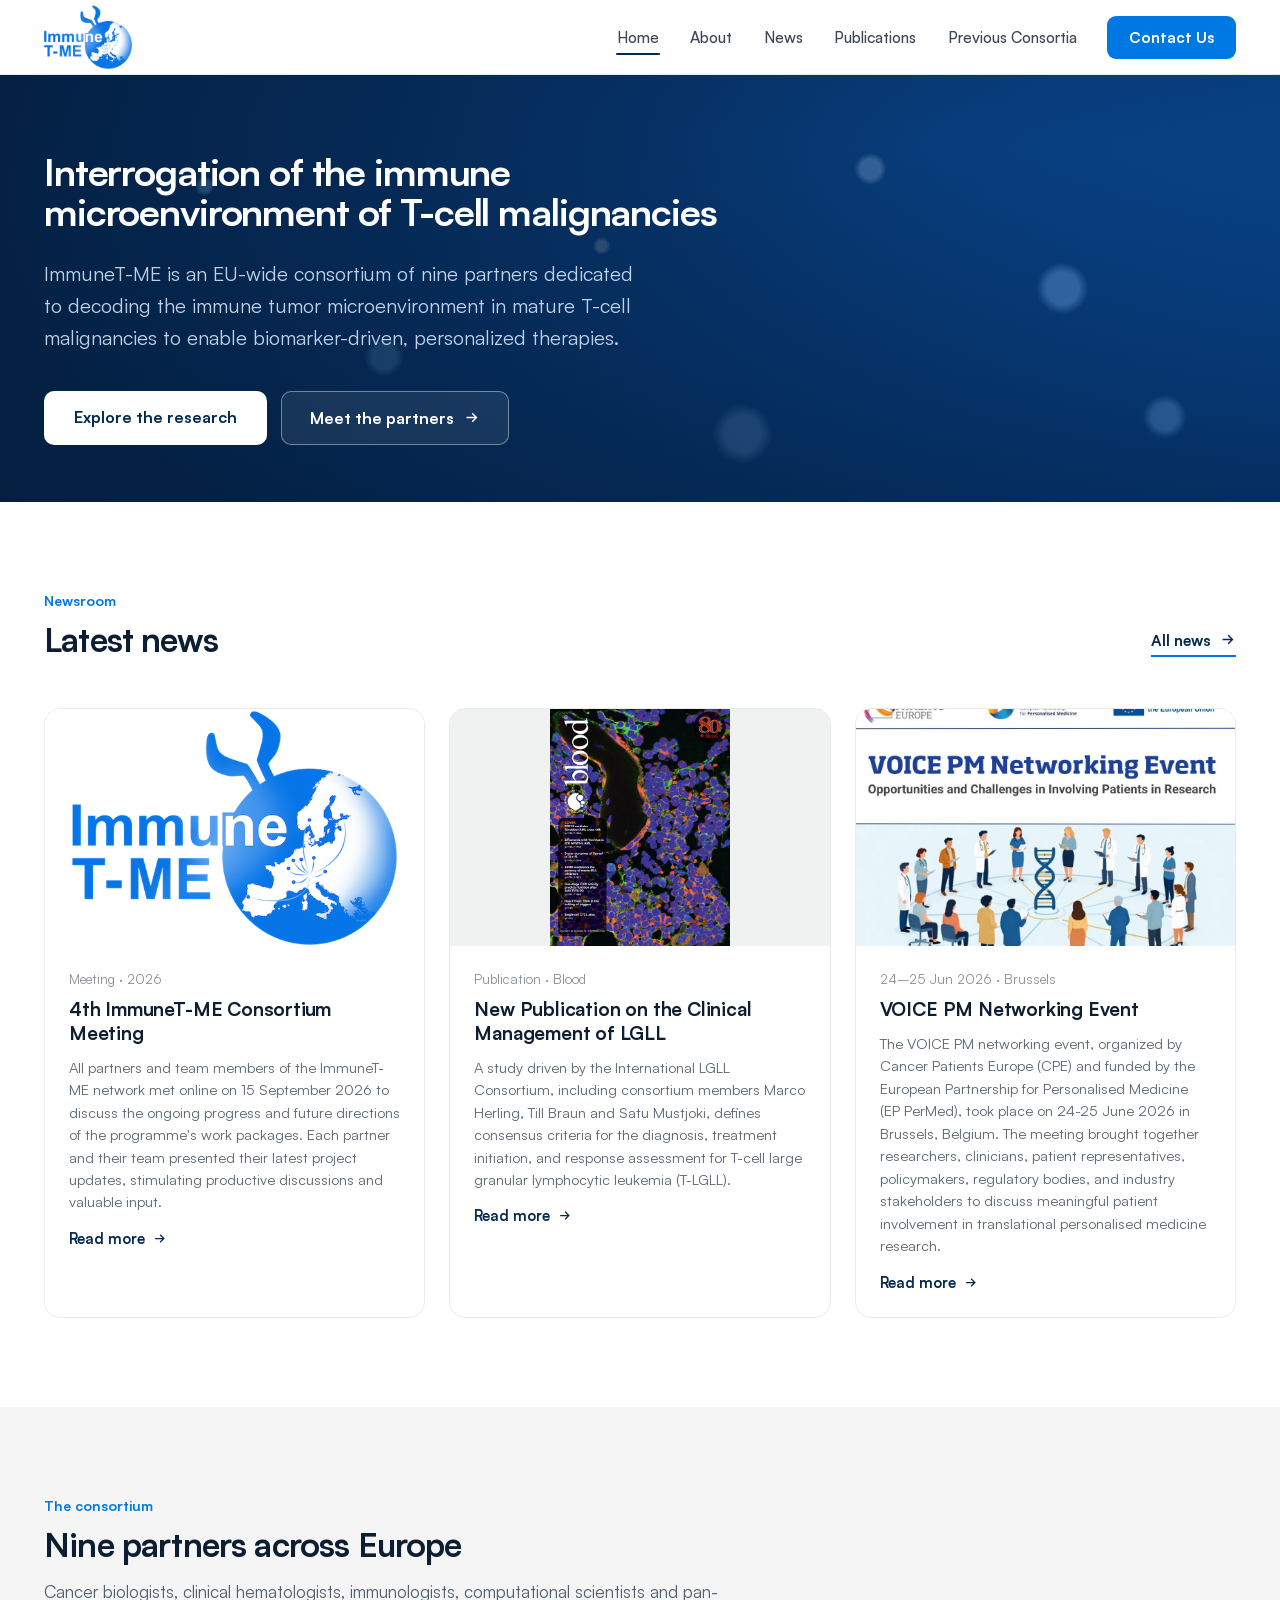
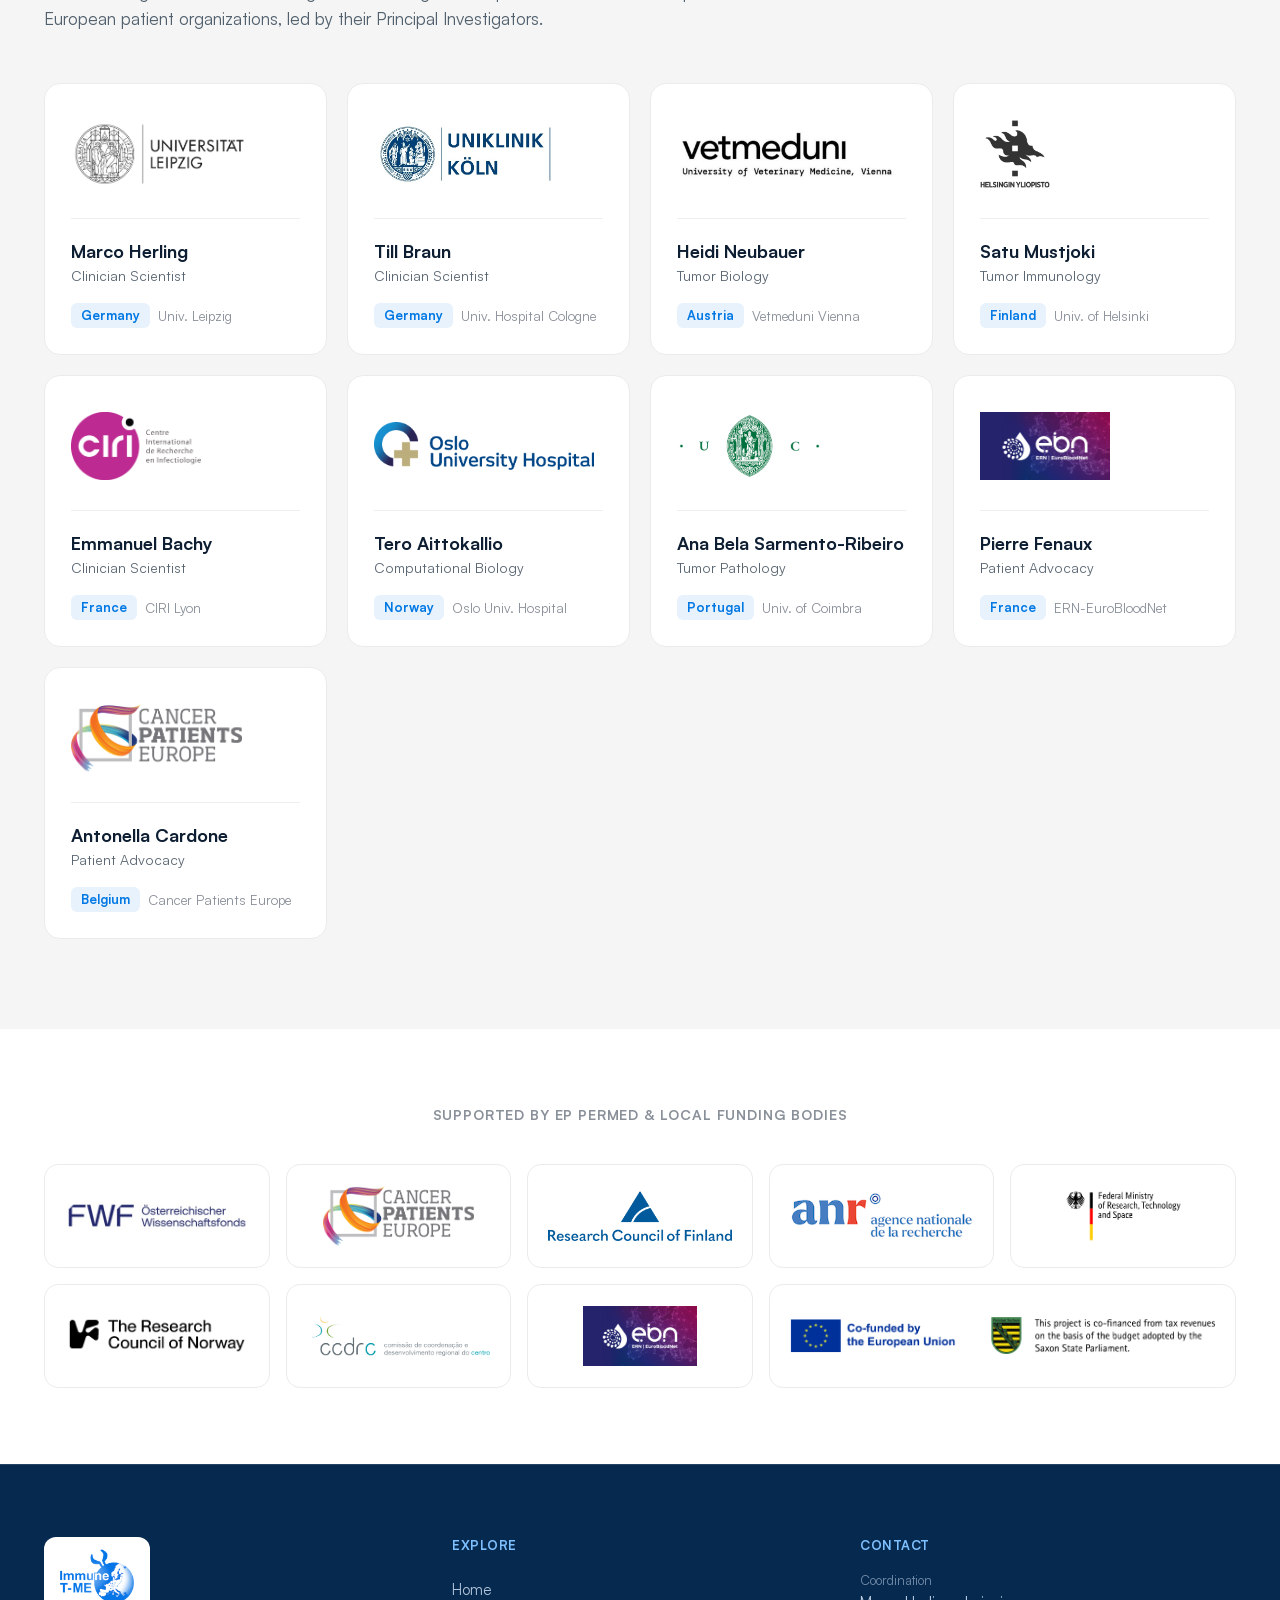
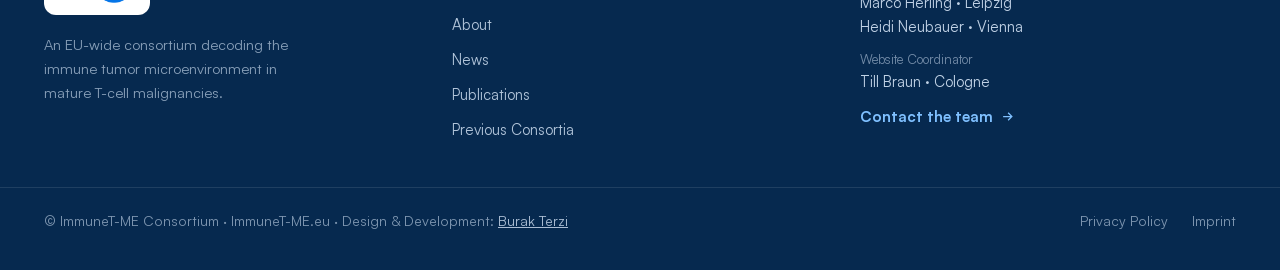
<file: index.html>
<!DOCTYPE html>
<html lang="en">
<head>
  <script type="text/javascript" charset="UTF-8" src="//cdn.cookie-script.com/s/d2fe06803db97046d8be013764a89680.js"></script>
  <meta charset="utf-8">
  <meta name="viewport" content="width=device-width, initial-scale=1">
  <title>ImmuneT-ME — Interrogation of the Immune Microenvironment of T-Cell Malignancies</title>
  <meta name="description" content="ImmuneT-ME is an EU-wide consortium of nine partners decoding the immune tumor microenvironment in mature T-cell malignancies to enable biomarker-driven, personalized therapies.">
  <link rel="canonical" href="https://immunet-me.eu/">

  <link rel="icon" href="/favicon.ico" sizes="any">
  <link rel="icon" type="image/png" sizes="16x16" href="/assets/icons/favicon-16x16.png">
  <link rel="icon" type="image/png" sizes="32x32" href="/assets/icons/favicon-32x32.png">
  <link rel="icon" type="image/png" sizes="48x48" href="/assets/icons/favicon-48x48.png">
  <link rel="apple-touch-icon" sizes="180x180" href="/assets/icons/apple-touch-icon.png">
  <link rel="manifest" href="/site.webmanifest">
  <meta name="theme-color" content="#06294F">

  <meta property="og:type" content="website">
  <meta property="og:site_name" content="ImmuneT-ME">
  <meta property="og:title" content="ImmuneT-ME — Interrogation of the Immune Microenvironment of T-Cell Malignancies">
  <meta property="og:description" content="ImmuneT-ME is an EU-wide consortium of nine partners decoding the immune tumor microenvironment in mature T-cell malignancies to enable biomarker-driven, personalized therapies.">
  <meta property="og:url" content="https://immunet-me.eu/">
  <meta property="og:image" content="https://immunet-me.eu/assets/brand/social-share.jpg">
  <meta name="twitter:card" content="summary_large_image">
  <meta name="twitter:title" content="ImmuneT-ME — Interrogation of the Immune Microenvironment of T-Cell Malignancies">
  <meta name="twitter:description" content="ImmuneT-ME is an EU-wide consortium of nine partners decoding the immune tumor microenvironment in mature T-cell malignancies to enable biomarker-driven, personalized therapies.">
  <meta name="twitter:image" content="https://immunet-me.eu/assets/brand/social-share.jpg">
  <link rel="stylesheet" href="assets/fonts/fonts.css">
  <link rel="stylesheet" href="style.css">
  <style>
    .arrowcard:hover .arrowbtn { background: #06294F !important; }
    .arrowcard:hover .arrowbtn svg { stroke: #7FC0FF !important; }
  </style>
</head>
<body>

<!-- ═══ NAV ═══ -->
<header class="nav">
  <div class="nav-inner">
    <a href="/" class="nav-logo"><img src="assets/brand/logo.png" alt="ImmuneT-ME"></a>
    <nav class="nav-links">
      <a href="/" class="active">Home</a>
      <a href="about">About</a>
      <a href="news">News</a>
      <a href="publications">Publications</a>
      <a href="previous-consortia">Previous Consortia</a>
      <a href="contact" class="nav-cta">Contact Us</a>
    </nav>
    <button class="nav-burger" id="burger" aria-label="Toggle menu" aria-expanded="false">
      <svg width="20" height="20" viewBox="0 0 24 24" fill="none" stroke="currentColor" stroke-width="2"><path d="M4 7h16M4 12h16M4 17h16"/></svg>
    </button>
  </div>
  <div class="nav-mobile" id="mobile-menu">
    <a href="/">Home</a>
    <a href="about">About</a>
    <a href="news">News</a>
    <a href="publications">Publications</a>
    <a href="previous-consortia">Previous Consortia</a>
    <a href="contact" class="nav-cta">Contact Us</a>
  </div>
</header>

<!-- ═══ HERO ═══ -->
<section style="position:relative; width:100%; overflow:hidden; background:radial-gradient(125% 120% at 76% 16%, #0A4FA0 0%, #063A78 52%, #04244C 100%);">
  <div style="position:absolute; inset:0; animation:drift 11s ease-in-out infinite alternate; background:
      radial-gradient(circle at 16% 26%, rgba(127,192,255,.8) 0 6px, transparent 10px),
      radial-gradient(circle at 30% 66%, rgba(127,192,255,.42) 0 12px, transparent 20px),
      radial-gradient(circle at 68% 22%, rgba(150,200,255,.5) 0 10px, transparent 16px),
      radial-gradient(circle at 83% 50%, rgba(120,180,255,.5) 0 16px, transparent 26px),
      radial-gradient(circle at 91% 80%, rgba(127,192,255,.32) 0 13px, transparent 22px),
      radial-gradient(circle at 58% 84%, rgba(150,200,255,.28) 0 18px, transparent 30px),
      radial-gradient(circle at 47% 40%, rgba(255,255,255,.3) 0 5px, transparent 9px);"></div>
  <div style="position:absolute; inset:0; background:linear-gradient(105deg, rgba(4,28,58,.8) 0%, rgba(4,28,58,.52) 46%, rgba(4,28,58,.12) 100%);"></div>
  <div style="position:relative; max-width:1280px; margin:0 auto; padding:clamp(48px,6vw,84px) clamp(20px,4vw,44px) clamp(40px,4.5vw,60px);">
    <div style="max-width:760px;">
      <h1 style="font-weight:700; font-size:clamp(25px,3vw,38px); line-height:1.05; letter-spacing:-.03em; color:#fff; margin:0; text-wrap:balance;">Interrogation of the immune microenvironment of T-cell malignancies</h1>
      <p style="font-size:clamp(16px,1.7vw,20px); line-height:1.62; color:rgba(224,238,255,.85); margin:26px 0 0; max-width:600px;">ImmuneT-ME is an EU-wide consortium of nine partners dedicated to decoding the immune tumor microenvironment in mature T-cell malignancies to enable biomarker-driven, personalized therapies.</p>
      <div style="display:flex; flex-wrap:wrap; gap:14px; margin-top:36px;">
        <a href="about" class="hero-btn-primary">Explore the research</a>
        <a href="#partners" class="hero-btn-ghost">Meet the partners
          <svg width="17" height="17" viewBox="0 0 24 24" fill="none" stroke="currentColor" stroke-width="2"><path d="M5 12h14M13 6l6 6-6 6"/></svg>
        </a>
      </div>
    </div>
  </div>
</section>

<!-- ═══ NEWS ═══ -->
<section style="background:#fff;">
  <div style="max-width:1280px; margin:0 auto; padding:clamp(56px,7vw,96px) clamp(20px,4vw,44px);">
    <div style="display:flex; flex-wrap:wrap; align-items:flex-end; justify-content:space-between; gap:18px;">
      <div>
        <div style="font-size:14px; font-weight:600; color:#0078E4;">Newsroom</div>
        <h2 style="font-weight:700; font-size:clamp(23px,2.6vw,34px); letter-spacing:-.025em; line-height:1.05; margin:12px 0 0;">Latest news</h2>
      </div>
      <a href="news" class="all-news-link">All news
        <svg width="17" height="17" viewBox="0 0 24 24" fill="none" stroke="currentColor" stroke-width="2"><path d="M5 12h14M13 6l6 6-6 6"/></svg>
      </a>
    </div>
    <div style="display:grid; grid-template-columns:repeat(auto-fit,minmax(290px,1fr)); gap:24px; margin-top:clamp(36px,4vw,56px);">

      <a href="news" class="ncard" style="display:block; text-decoration:none; border-radius:16px; overflow:hidden; border:1px solid #EAECEA; background:#fff;">
        <div style="position:relative; aspect-ratio:16/10; overflow:hidden; background:#fff;">
          <img src="assets/brand/logo.png" alt="ImmuneT-ME" style="width:100%; height:100%; object-fit:contain; display:block;">
        </div>
        <div style="padding:24px;">
          <div style="font-size:13.5px; color:#8A9099;">Meeting · 2026</div>
          <h3 style="font-weight:700; font-size:19px; line-height:1.25; letter-spacing:-.01em; color:#0E1E32; margin:10px 0 0;">4th ImmuneT-ME Consortium Meeting</h3>
          <p style="font-size:14.5px; line-height:1.55; color:#5A6672; margin:10px 0 0;">All partners and team members of the ImmuneT-ME network met online on 15 September 2026 to discuss the ongoing progress and future directions of the programme's work packages. Each partner and their team presented their latest project updates, stimulating productive discussions and valuable input.</p>
          <span style="display:inline-flex; align-items:center; gap:7px; color:#06294F; font-weight:600; font-size:14.5px; margin-top:16px; white-space:nowrap;">Read more <svg width="15" height="15" viewBox="0 0 24 24" fill="none" stroke="currentColor" stroke-width="2"><path d="M5 12h14M13 6l6 6-6 6"/></svg></span>
        </div>
      </a>

      <a href="news" class="ncard" style="display:block; text-decoration:none; border-radius:16px; overflow:hidden; border:1px solid #EAECEA; background:#fff;">
        <div style="aspect-ratio:16/10; overflow:hidden; background:#F0F2F1; display:flex; align-items:center; justify-content:center;">
          <img class="ncimg" src="assets/news/blood-lgll-cover.png" alt="Blood" style="height:100%; width:auto; object-fit:contain; transition:transform .4s;">
        </div>
        <div style="padding:24px;">
          <div style="font-size:13.5px; color:#8A9099;">Publication · Blood</div>
          <h3 style="font-weight:700; font-size:19px; line-height:1.25; letter-spacing:-.01em; color:#0E1E32; margin:10px 0 0;">New Publication on the Clinical Management of LGLL</h3>
          <p style="font-size:14.5px; line-height:1.55; color:#5A6672; margin:10px 0 0;">A study driven by the International LGLL Consortium, including consortium members Marco Herling, Till Braun and Satu Mustjoki, defines consensus criteria for the diagnosis, treatment initiation, and response assessment for T-cell large granular lymphocytic leukemia (T-LGLL).</p>
          <span style="display:inline-flex; align-items:center; gap:7px; color:#06294F; font-weight:600; font-size:14.5px; margin-top:16px; white-space:nowrap;">Read more <svg width="15" height="15" viewBox="0 0 24 24" fill="none" stroke="currentColor" stroke-width="2"><path d="M5 12h14M13 6l6 6-6 6"/></svg></span>
        </div>
      </a>

      <a href="news" class="ncard" style="display:block; text-decoration:none; border-radius:16px; overflow:hidden; border:1px solid #EAECEA; background:#fff;">
        <div style="aspect-ratio:16/10; overflow:hidden;">
          <img class="ncimg" src="assets/news/voice-pm-meeting.jpg" alt="VOICE PM Networking Event" style="width:100%; height:100%; object-fit:cover; transition:transform .4s;">
        </div>
        <div style="padding:24px;">
          <div style="font-size:13.5px; color:#8A9099;">24–25 Jun 2026 · Brussels</div>
          <h3 style="font-weight:700; font-size:19px; line-height:1.25; letter-spacing:-.01em; color:#0E1E32; margin:10px 0 0;">VOICE PM Networking Event</h3>
          <p style="font-size:14.5px; line-height:1.55; color:#5A6672; margin:10px 0 0;">The VOICE PM networking event, organized by Cancer Patients Europe (CPE) and funded by the European Partnership for Personalised Medicine (EP PerMed), took place on 24-25 June 2026 in Brussels, Belgium. The meeting brought together researchers, clinicians, patient representatives, policymakers, regulatory bodies, and industry stakeholders to discuss meaningful patient involvement in translational personalised medicine research.</p>
          <span style="display:inline-flex; align-items:center; gap:7px; color:#06294F; font-weight:600; font-size:14.5px; margin-top:16px; white-space:nowrap;">Read more <svg width="15" height="15" viewBox="0 0 24 24" fill="none" stroke="currentColor" stroke-width="2"><path d="M5 12h14M13 6l6 6-6 6"/></svg></span>
        </div>
      </a>

    </div>
  </div>
</section>

<!-- ═══ PARTNERS ═══ -->
<section id="partners" style="background:#F4F5F4; scroll-margin-top:80px;">
  <div style="max-width:1280px; margin:0 auto; padding:clamp(56px,7vw,96px) clamp(20px,4vw,44px);">
    <div style="max-width:680px;">
      <div style="font-size:14px; font-weight:600; color:#0078E4;">The consortium</div>
      <h2 style="font-weight:700; font-size:clamp(23px,2.6vw,34px); letter-spacing:-.025em; line-height:1.05; margin:12px 0 0;">Nine partners across Europe</h2>
      <p style="font-size:clamp(15px,1.5vw,17px); line-height:1.6; color:#52606E; margin:16px 0 0;">Cancer biologists, clinical hematologists, immunologists, computational scientists and pan-European patient organizations, led by their Principal Investigators.</p>
    </div>
    <div style="display:grid; grid-template-columns:repeat(auto-fill,minmax(280px,1fr)); gap:20px; margin-top:clamp(36px,4vw,56px);">

      <!-- 1 -->
      <div class="pcard" style="background:#fff; border:1px solid #EAECEA; border-radius:16px; padding:26px; display:flex; flex-direction:column;">
        <div style="height:88px; display:flex; align-items:center;"><img src="assets/funders/image1.png" alt="Universität Leipzig" style="max-height:68px; max-width:220px; object-fit:contain;"></div>
        <div style="height:1px; background:#EEF0EF; margin:20px 0;"></div>
        <div style="font-weight:700; font-size:18px; color:#0E1E32;">Marco Herling</div>
        <div style="font-size:14px; color:#5A6672; margin-top:4px;">Clinician Scientist</div>
        <div style="margin-top:auto; padding-top:18px; display:flex; align-items:center; gap:8px;">
          <span style="font-size:13px; font-weight:600; color:#0078E4; background:#E8F2FD; padding:4px 10px; border-radius:6px;">Germany</span>
          <span style="font-size:13.5px; color:#8A9099;">Univ. Leipzig</span>
        </div>
      </div>
      <!-- 2 -->
      <div class="pcard" style="background:#fff; border:1px solid #EAECEA; border-radius:16px; padding:26px; display:flex; flex-direction:column;">
        <div style="height:88px; display:flex; align-items:center;"><img src="assets/funders/image8.jpeg" alt="Univ. Hospital Cologne" style="max-height:68px; max-width:220px; object-fit:contain;"></div>
        <div style="height:1px; background:#EEF0EF; margin:20px 0;"></div>
        <div style="font-weight:700; font-size:18px; color:#0E1E32;">Till Braun</div>
        <div style="font-size:14px; color:#5A6672; margin-top:4px;">Clinician Scientist</div>
        <div style="margin-top:auto; padding-top:18px; display:flex; align-items:center; gap:8px;">
          <span style="font-size:13px; font-weight:600; color:#0078E4; background:#E8F2FD; padding:4px 10px; border-radius:6px;">Germany</span>
          <span style="font-size:13.5px; color:#8A9099;">Univ. Hospital Cologne</span>
        </div>
      </div>
      <!-- 3 -->
      <div class="pcard" style="background:#fff; border:1px solid #EAECEA; border-radius:16px; padding:26px; display:flex; flex-direction:column;">
        <div style="height:88px; display:flex; align-items:center;"><img src="assets/funders/image3.jpeg" alt="Vetmeduni Vienna" style="max-height:68px; max-width:220px; object-fit:contain;"></div>
        <div style="height:1px; background:#EEF0EF; margin:20px 0;"></div>
        <div style="font-weight:700; font-size:18px; color:#0E1E32;">Heidi Neubauer</div>
        <div style="font-size:14px; color:#5A6672; margin-top:4px;">Tumor Biology</div>
        <div style="margin-top:auto; padding-top:18px; display:flex; align-items:center; gap:8px;">
          <span style="font-size:13px; font-weight:600; color:#0078E4; background:#E8F2FD; padding:4px 10px; border-radius:6px;">Austria</span>
          <span style="font-size:13.5px; color:#8A9099;">Vetmeduni Vienna</span>
        </div>
      </div>
      <!-- 4 -->
      <div class="pcard" style="background:#fff; border:1px solid #EAECEA; border-radius:16px; padding:26px; display:flex; flex-direction:column;">
        <div style="height:88px; display:flex; align-items:center;"><img src="assets/funders/image5.png" alt="Univ. of Helsinki" style="max-height:68px; max-width:220px; object-fit:contain;"></div>
        <div style="height:1px; background:#EEF0EF; margin:20px 0;"></div>
        <div style="font-weight:700; font-size:18px; color:#0E1E32;">Satu Mustjoki</div>
        <div style="font-size:14px; color:#5A6672; margin-top:4px;">Tumor Immunology</div>
        <div style="margin-top:auto; padding-top:18px; display:flex; align-items:center; gap:8px;">
          <span style="font-size:13px; font-weight:600; color:#0078E4; background:#E8F2FD; padding:4px 10px; border-radius:6px;">Finland</span>
          <span style="font-size:13.5px; color:#8A9099;">Univ. of Helsinki</span>
        </div>
      </div>
      <!-- 5 -->
      <div class="pcard" style="background:#fff; border:1px solid #EAECEA; border-radius:16px; padding:26px; display:flex; flex-direction:column;">
        <div style="height:88px; display:flex; align-items:center;"><img src="assets/funders/ciri-lyon.png" alt="CIRI Lyon" style="max-height:68px; max-width:220px; object-fit:contain;"></div>
        <div style="height:1px; background:#EEF0EF; margin:20px 0;"></div>
        <div style="font-weight:700; font-size:18px; color:#0E1E32;">Emmanuel Bachy</div>
        <div style="font-size:14px; color:#5A6672; margin-top:4px;">Clinician Scientist</div>
        <div style="margin-top:auto; padding-top:18px; display:flex; align-items:center; gap:8px;">
          <span style="font-size:13px; font-weight:600; color:#0078E4; background:#E8F2FD; padding:4px 10px; border-radius:6px;">France</span>
          <span style="font-size:13.5px; color:#8A9099;">CIRI Lyon</span>
        </div>
      </div>
      <!-- 6 -->
      <div class="pcard" style="background:#fff; border:1px solid #EAECEA; border-radius:16px; padding:26px; display:flex; flex-direction:column;">
        <div style="height:88px; display:flex; align-items:center;"><img src="assets/funders/image10.png" alt="Oslo Univ. Hospital" style="max-height:68px; max-width:220px; object-fit:contain;"></div>
        <div style="height:1px; background:#EEF0EF; margin:20px 0;"></div>
        <div style="font-weight:700; font-size:18px; color:#0E1E32;">Tero Aittokallio</div>
        <div style="font-size:14px; color:#5A6672; margin-top:4px;">Computational Biology</div>
        <div style="margin-top:auto; padding-top:18px; display:flex; align-items:center; gap:8px;">
          <span style="font-size:13px; font-weight:600; color:#0078E4; background:#E8F2FD; padding:4px 10px; border-radius:6px;">Norway</span>
          <span style="font-size:13.5px; color:#8A9099;">Oslo Univ. Hospital</span>
        </div>
      </div>
      <!-- 7 -->
      <div class="pcard" style="background:#fff; border:1px solid #EAECEA; border-radius:16px; padding:26px; display:flex; flex-direction:column;">
        <div style="height:88px; display:flex; align-items:center;"><img src="assets/funders/image12.png" alt="Univ. of Coimbra" style="max-height:68px; max-width:220px; object-fit:contain;"></div>
        <div style="height:1px; background:#EEF0EF; margin:20px 0;"></div>
        <div style="font-weight:700; font-size:18px; color:#0E1E32;">Ana Bela Sarmento-Ribeiro</div>
        <div style="font-size:14px; color:#5A6672; margin-top:4px;">Tumor Pathology</div>
        <div style="margin-top:auto; padding-top:18px; display:flex; align-items:center; gap:8px;">
          <span style="font-size:13px; font-weight:600; color:#0078E4; background:#E8F2FD; padding:4px 10px; border-radius:6px;">Portugal</span>
          <span style="font-size:13.5px; color:#8A9099;">Univ. of Coimbra</span>
        </div>
      </div>
      <!-- 8 -->
      <div class="pcard" style="background:#fff; border:1px solid #EAECEA; border-radius:16px; padding:26px; display:flex; flex-direction:column;">
        <div style="height:88px; display:flex; align-items:center;"><img src="assets/funders/image14.jpeg" alt="ERN-EuroBloodNet" style="max-height:68px; max-width:220px; object-fit:contain;"></div>
        <div style="height:1px; background:#EEF0EF; margin:20px 0;"></div>
        <div style="font-weight:700; font-size:18px; color:#0E1E32;">Pierre Fenaux</div>
        <div style="font-size:14px; color:#5A6672; margin-top:4px;">Patient Advocacy</div>
        <div style="margin-top:auto; padding-top:18px; display:flex; align-items:center; gap:8px;">
          <span style="font-size:13px; font-weight:600; color:#0078E4; background:#E8F2FD; padding:4px 10px; border-radius:6px;">France</span>
          <span style="font-size:13.5px; color:#8A9099;">ERN-EuroBloodNet</span>
        </div>
      </div>
      <!-- 9 -->
      <div class="pcard" style="background:#fff; border:1px solid #EAECEA; border-radius:16px; padding:26px; display:flex; flex-direction:column;">
        <div style="height:88px; display:flex; align-items:center;"><img src="assets/funders/image4.png" alt="Cancer Patients Europe" style="max-height:68px; max-width:220px; object-fit:contain;"></div>
        <div style="height:1px; background:#EEF0EF; margin:20px 0;"></div>
        <div style="font-weight:700; font-size:18px; color:#0E1E32;">Antonella Cardone</div>
        <div style="font-size:14px; color:#5A6672; margin-top:4px;">Patient Advocacy</div>
        <div style="margin-top:auto; padding-top:18px; display:flex; align-items:center; gap:8px;">
          <span style="font-size:13px; font-weight:600; color:#0078E4; background:#E8F2FD; padding:4px 10px; border-radius:6px;">Belgium</span>
          <span style="font-size:13.5px; color:#8A9099;">Cancer Patients Europe</span>
        </div>
      </div>

    </div>
  </div>
</section>

<!-- ═══ FUNDERS ═══ -->
<section style="background:#fff;">
  <div style="max-width:1280px; margin:0 auto; padding:clamp(48px,6vw,80px) clamp(20px,4vw,44px);">
    <div style="text-align:center;">
      <div style="font-size:14px; font-weight:600; color:#8A9099; letter-spacing:.06em; text-transform:uppercase;">Supported by EP PerMed &amp; local funding bodies</div>
    </div>
    <div style="display:grid; grid-template-columns:repeat(auto-fill,minmax(210px,1fr)); gap:16px; margin-top:40px;">
      <div class="funder-tile"><img src="assets/funders/image2.jpeg" alt="Austrian Science Fund (FWF)" title="Austrian Science Fund (FWF)" style="max-height:60px; max-width:100%; object-fit:contain;"></div>
      <div class="funder-tile"><img src="assets/funders/image4.png" alt="Cancer Patients Europe" title="Cancer Patients Europe" style="max-height:60px; max-width:100%; object-fit:contain;"></div>
      <div class="funder-tile"><img src="assets/funders/image6.png" alt="Research Council of Finland" title="Research Council of Finland" style="max-height:60px; max-width:100%; object-fit:contain;"></div>
      <div class="funder-tile"><img src="assets/funders/image7.png" alt="Agence Nationale de la Recherche" title="Agence Nationale de la Recherche" style="max-height:60px; max-width:100%; object-fit:contain;"></div>
      <div class="funder-tile"><img src="assets/funders/image9.png" alt="Federal Ministry of Research, Technology and Space" title="Federal Ministry of Research, Technology and Space" style="max-height:60px; max-width:100%; object-fit:contain;"></div>
      <div class="funder-tile"><img src="assets/funders/image11.png" alt="The Research Council of Norway" title="The Research Council of Norway" style="max-height:60px; max-width:100%; object-fit:contain;"></div>
      <div class="funder-tile"><img src="assets/funders/image13.png" alt="CCDR Centro (Portugal)" title="CCDR Centro (Portugal)" style="max-height:60px; max-width:100%; object-fit:contain;"></div>
      <div class="funder-tile"><img src="assets/funders/image14.jpeg" alt="ERN EuroBloodNet" title="ERN EuroBloodNet" style="max-height:60px; max-width:100%; object-fit:contain;"></div>
      <div class="funder-tile" style="grid-column: span 2;"><img src="assets/funders/efre-esf-sachsen-h.png" alt="Free State of Saxony (EFRE/ESF)" title="Free State of Saxony (EFRE/ESF)" style="max-height:60px; max-width:100%; object-fit:contain;"></div>
    </div>
  </div>
</section>

<!-- ═══ FOOTER ═══ -->
<footer class="footer">
  <div style="max-width:1280px; margin:0 auto; height:1px; background:rgba(255,255,255,.12);"></div>
  <div class="footer-inner">
    <div style="min-width:240px;">
      <div style="display:inline-flex; align-items:center; background:#fff; border-radius:12px; padding:12px 16px;">
        <img src="assets/brand/logo.png" alt="ImmuneT-ME" style="height:54px; width:auto; display:block;">
      </div>
      <p style="font-size:14.5px; line-height:1.65; color:rgba(224,238,255,.6); margin:18px 0 0; max-width:280px;">An EU-wide consortium decoding the immune tumor microenvironment in mature T-cell malignancies.</p>
    </div>
    <div>
      <div style="font-size:13px; letter-spacing:.04em; text-transform:uppercase; color:#7FC0FF; font-weight:600; margin-bottom:18px;">Explore</div>
      <a href="/" class="footer-nav-link">Home</a>
      <a href="about" class="footer-nav-link">About</a>
      <a href="news" class="footer-nav-link">News</a>
      <a href="publications" class="footer-nav-link">Publications</a>
      <a href="previous-consortia" class="footer-nav-link">Previous Consortia</a>
    </div>
    <div>
      <div style="font-size:13px; letter-spacing:.04em; text-transform:uppercase; color:#7FC0FF; font-weight:600; margin-bottom:18px;">Contact</div>
      <div style="font-size:13px; color:rgba(224,238,255,.5);">Coordination</div>
      <div style="font-size:15px; color:rgba(224,238,255,.85); margin-top:3px;">Marco Herling · Leipzig</div>
      <div style="font-size:15px; color:rgba(224,238,255,.85); margin-top:3px;">Heidi Neubauer · Vienna</div>
      <div style="font-size:13px; color:rgba(224,238,255,.5); margin-top:14px;">Website Coordinator</div>
      <div style="font-size:15px; color:rgba(224,238,255,.85); margin-top:3px;">Till Braun · Cologne</div>
      <a href="contact" class="footer-contact-link">Contact the team <svg width="15" height="15" viewBox="0 0 24 24" fill="none" stroke="currentColor" stroke-width="2"><path d="M5 12h14M13 6l6 6-6 6"/></svg></a>
    </div>
  </div>
  <div style="max-width:1280px; margin:0 auto; height:1px; background:rgba(255,255,255,.1);"></div>
  <div style="max-width:1280px; margin:0 auto; padding:24px clamp(20px,4vw,44px) 40px; display:flex; flex-wrap:wrap; align-items:center; justify-content:space-between; gap:14px;">
    <div style="font-size:14px; color:rgba(224,238,255,.55);">© ImmuneT-ME Consortium · ImmuneT-ME.eu · Design &amp; Development: <a href="https://burakterzi.de" target="_blank" rel="noopener" style="color:rgba(224,238,255,.75); text-decoration:underline;">Burak Terzi</a></div>
    <div style="display:flex; gap:24px; align-items:center;">
      <a href="privacy-policy" class="footer-meta-link">Privacy Policy</a>
      <a href="imprint" class="footer-meta-link">Imprint</a>
    </div>
  </div>
</footer>

<script>
  const burger = document.getElementById('burger');
  const menu = document.getElementById('mobile-menu');
  burger.addEventListener('click', () => {
    const open = menu.classList.toggle('open');
    burger.setAttribute('aria-expanded', open);
  });
</script>
</body>
</html>
</file>
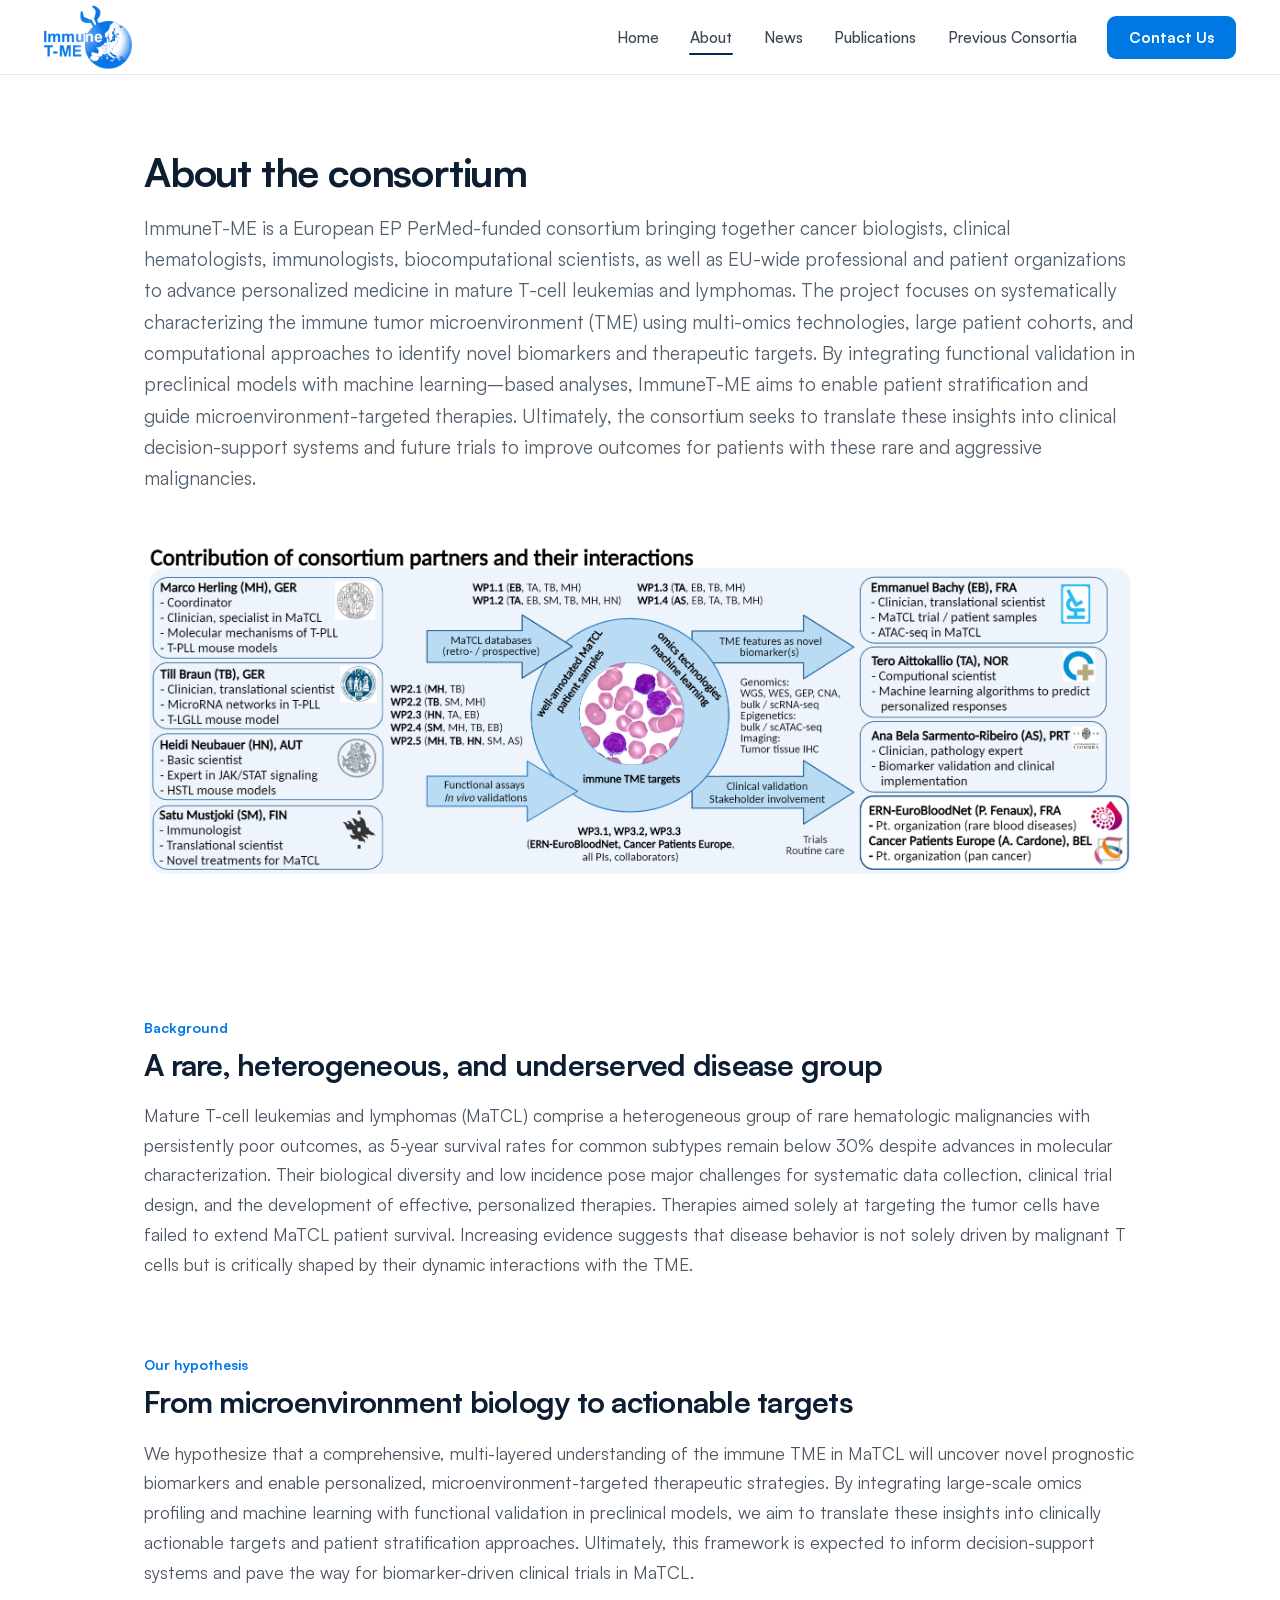
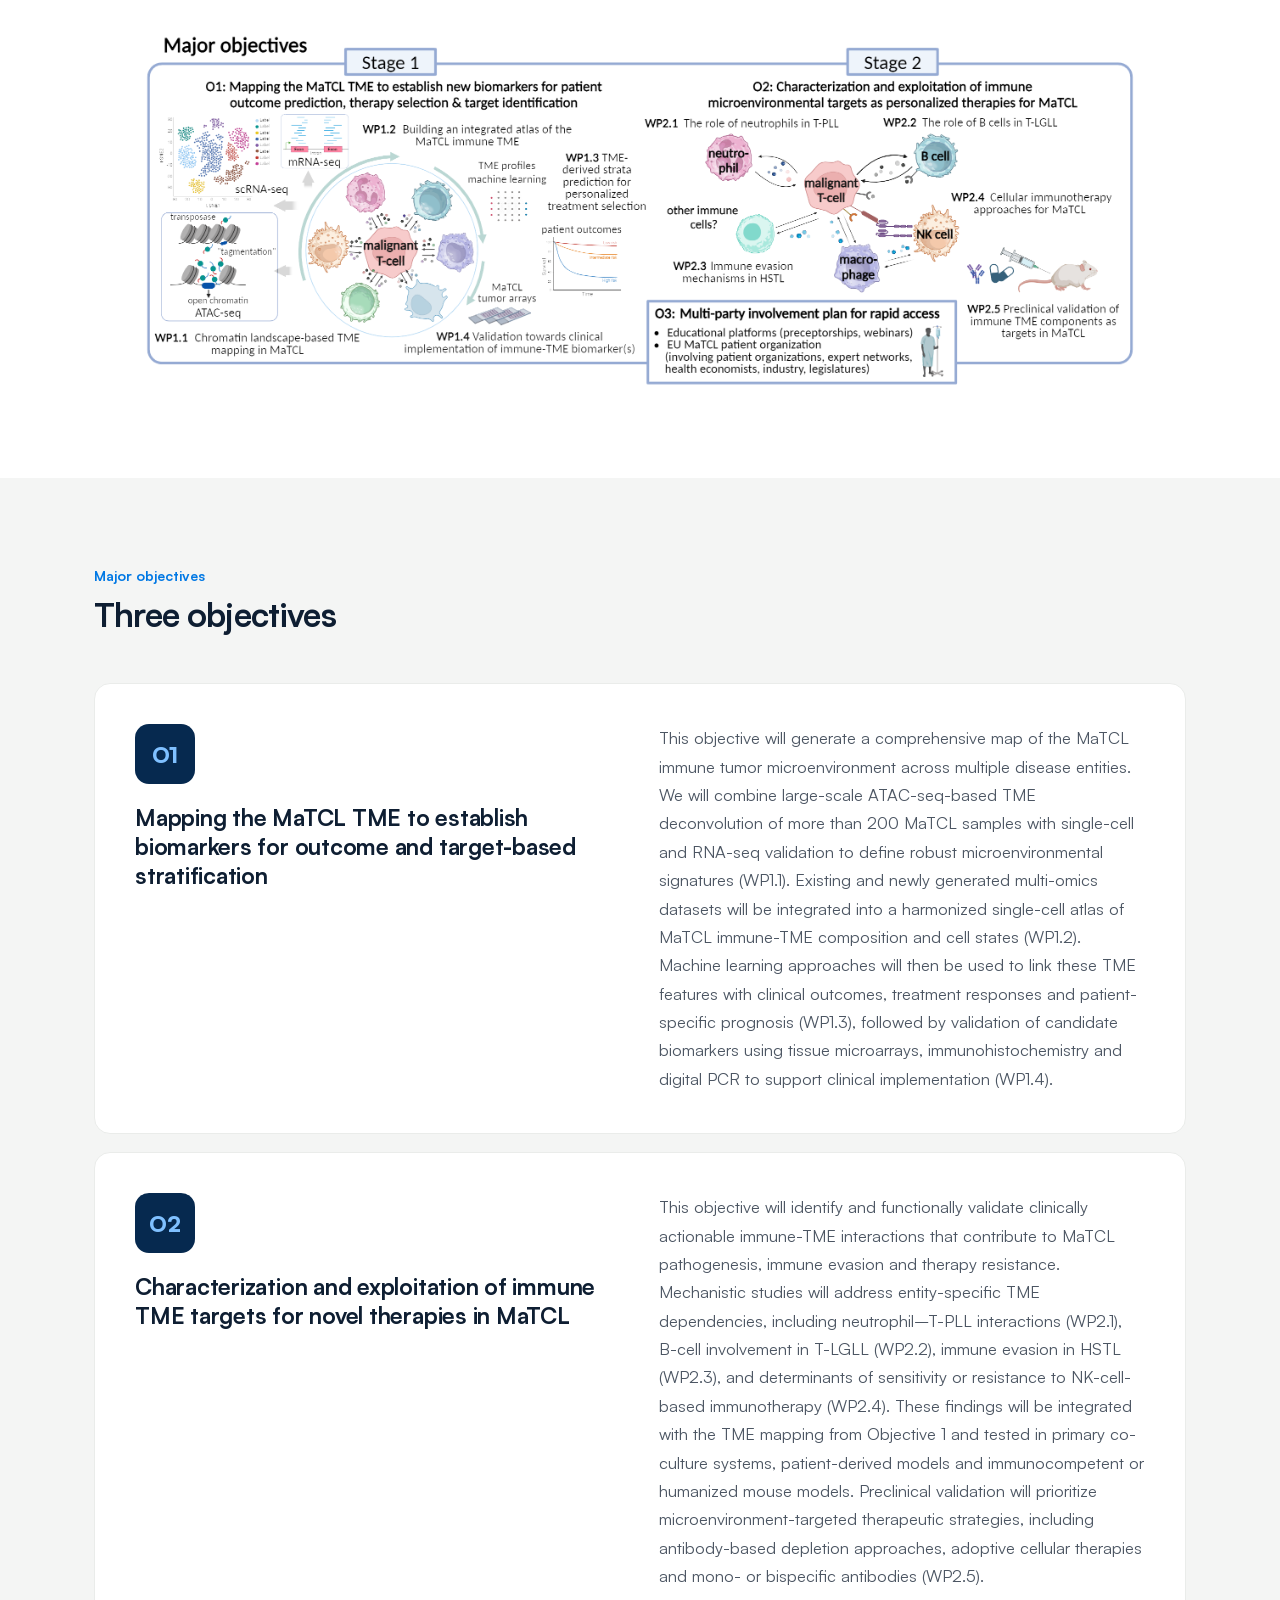
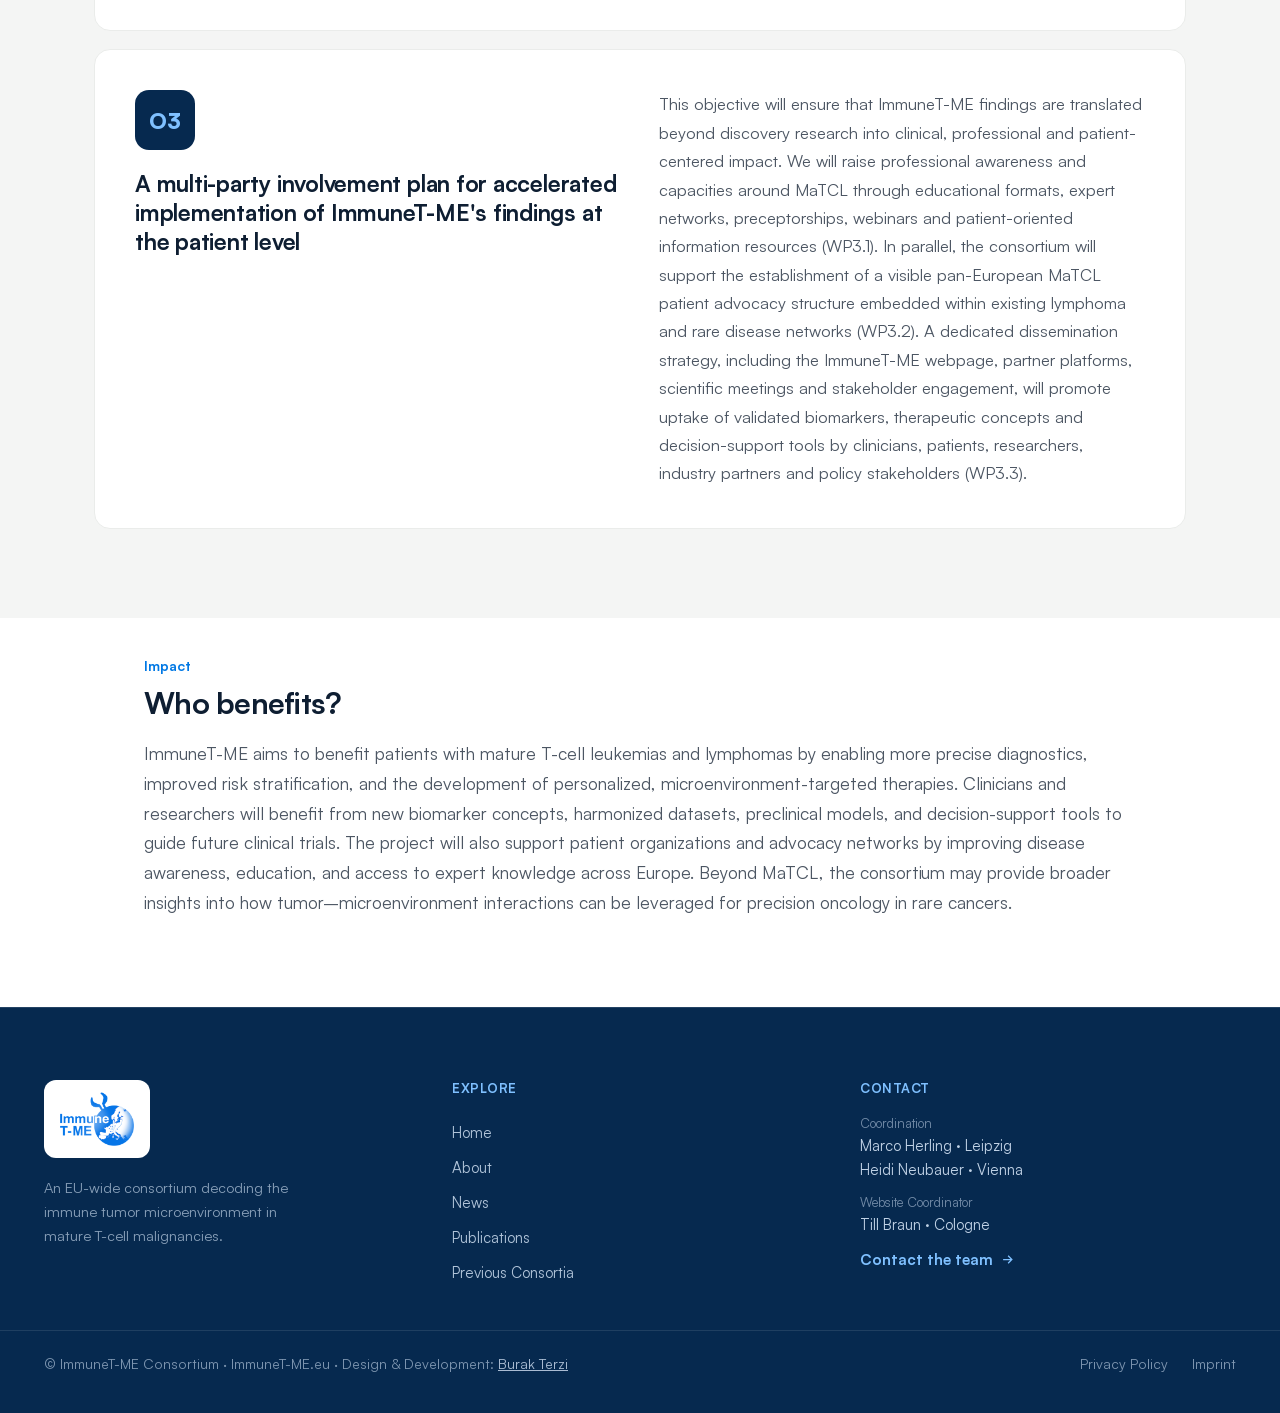
<file: about.html>
<!DOCTYPE html>
<html lang="en">
<head>
  <script type="text/javascript" charset="UTF-8" src="//cdn.cookie-script.com/s/d2fe06803db97046d8be013764a89680.js"></script>
  <meta charset="utf-8">
  <meta name="viewport" content="width=device-width, initial-scale=1">
  <title>About — ImmuneT-ME</title>
  <meta name="description" content="About the ImmuneT-ME consortium: our mission, scientific background, hypothesis and the three major research objectives in mature T-cell leukemias and lymphomas.">
  <link rel="canonical" href="https://immunet-me.eu/about">

  <link rel="icon" href="/favicon.ico" sizes="any">
  <link rel="icon" type="image/png" sizes="16x16" href="/assets/icons/favicon-16x16.png">
  <link rel="icon" type="image/png" sizes="32x32" href="/assets/icons/favicon-32x32.png">
  <link rel="icon" type="image/png" sizes="48x48" href="/assets/icons/favicon-48x48.png">
  <link rel="apple-touch-icon" sizes="180x180" href="/assets/icons/apple-touch-icon.png">
  <link rel="manifest" href="/site.webmanifest">
  <meta name="theme-color" content="#06294F">

  <meta property="og:type" content="website">
  <meta property="og:site_name" content="ImmuneT-ME">
  <meta property="og:title" content="About — ImmuneT-ME">
  <meta property="og:description" content="About the ImmuneT-ME consortium: our mission, scientific background, hypothesis and the three major research objectives in mature T-cell leukemias and lymphomas.">
  <meta property="og:url" content="https://immunet-me.eu/about">
  <meta property="og:image" content="https://immunet-me.eu/assets/brand/social-share.jpg">
  <meta name="twitter:card" content="summary_large_image">
  <meta name="twitter:title" content="About — ImmuneT-ME">
  <meta name="twitter:description" content="About the ImmuneT-ME consortium: our mission, scientific background, hypothesis and the three major research objectives in mature T-cell leukemias and lymphomas.">
  <meta name="twitter:image" content="https://immunet-me.eu/assets/brand/social-share.jpg">
  <link rel="stylesheet" href="assets/fonts/fonts.css">
  <link rel="stylesheet" href="style.css">
</head>
<body>

<!-- ═══ NAV ═══ -->
<header class="nav">
  <div class="nav-inner">
    <a href="/" class="nav-logo"><img src="assets/brand/logo.png" alt="ImmuneT-ME"></a>
    <nav class="nav-links">
      <a href="/">Home</a>
      <a href="about" class="active">About</a>
      <a href="news">News</a>
      <a href="publications">Publications</a>
      <a href="previous-consortia">Previous Consortia</a>
      <a href="contact" class="nav-cta">Contact Us</a>
    </nav>
    <button class="nav-burger" id="burger" aria-label="Toggle menu" aria-expanded="false">
      <svg width="20" height="20" viewBox="0 0 24 24" fill="none" stroke="currentColor" stroke-width="2"><path d="M4 7h16M4 12h16M4 17h16"/></svg>
    </button>
  </div>
  <div class="nav-mobile" id="mobile-menu">
    <a href="/">Home</a>
    <a href="about">About</a>
    <a href="news">News</a>
    <a href="publications">Publications</a>
    <a href="previous-consortia">Previous Consortia</a>
    <a href="contact" class="nav-cta">Contact Us</a>
  </div>
</header>

<!-- ═══ HEADER ═══ -->
<section style="background:#fff;">
  <div style="max-width:1080px; margin:0 auto; padding:clamp(48px,6vw,88px) clamp(20px,4vw,44px) clamp(32px,4vw,52px);">
    <h1 style="font-weight:700; font-size:clamp(27px,3.2vw,40px); letter-spacing:-.03em; line-height:1.02; color:#0E1E32; margin:0;">About the consortium</h1>
    <p style="font-size:clamp(16px,1.7vw,19px); line-height:1.65; color:#52606E; margin:20px 0 0;">ImmuneT-ME is a European EP PerMed-funded consortium bringing together cancer biologists, clinical hematologists, immunologists, biocomputational scientists, as well as EU-wide professional and patient organizations to advance personalized medicine in mature T-cell leukemias and lymphomas. The project focuses on systematically characterizing the immune tumor microenvironment (TME) using multi-omics technologies, large patient cohorts, and computational approaches to identify novel biomarkers and therapeutic targets. By integrating functional validation in preclinical models with machine learning–based analyses, ImmuneT-ME aims to enable patient stratification and guide microenvironment-targeted therapies. Ultimately, the consortium seeks to translate these insights into clinical decision-support systems and future trials to improve outcomes for patients with these rare and aggressive malignancies.</p>
    <img src="assets/about/immunetme-organigram.png" alt="Organigram of ImmuneT-ME" style="width:100%; height:auto; display:block; margin:clamp(28px,4vw,48px) 0 0;">
  </div>
</section>

<!-- ═══ BACKGROUND ═══ -->
<section style="background:#fff;">
  <div style="max-width:1080px; margin:0 auto; padding:clamp(56px,7vw,96px) clamp(20px,4vw,44px) clamp(28px,3vw,40px);">
    <div style="font-size:14px; font-weight:600; color:#0078E4;">Background</div>
    <h2 style="font-weight:700; font-size:clamp(22px,2.4vw,30px); letter-spacing:-.025em; line-height:1.08; margin:12px 0 0;">A rare, heterogeneous, and underserved disease group</h2>
    <p style="font-size:clamp(15px,1.55vw,17.5px); line-height:1.7; color:#4C5663; margin:20px 0 0;">Mature T-cell leukemias and lymphomas (MaTCL) comprise a heterogeneous group of rare hematologic malignancies with persistently poor outcomes, as 5-year survival rates for common subtypes remain below 30% despite advances in molecular characterization. Their biological diversity and low incidence pose major challenges for systematic data collection, clinical trial design, and the development of effective, personalized therapies. Therapies aimed solely at targeting the tumor cells have failed to extend MaTCL patient survival. Increasing evidence suggests that disease behavior is not solely driven by malignant T cells but is critically shaped by their dynamic interactions with the TME.</p>
  </div>
</section>

<!-- ═══ HYPOTHESIS ═══ -->
<section style="background:#fff;">
  <div style="max-width:1080px; margin:0 auto; padding:clamp(24px,3vw,40px) clamp(20px,4vw,44px) clamp(56px,7vw,96px);">
    <div style="font-size:14px; font-weight:600; color:#0078E4;">Our hypothesis</div>
    <h2 style="font-weight:700; font-size:clamp(22px,2.4vw,30px); letter-spacing:-.025em; line-height:1.08; margin:12px 0 0;">From microenvironment biology to actionable targets</h2>
    <p style="font-size:clamp(15px,1.55vw,17.5px); line-height:1.7; color:#4C5663; margin:20px 0 0;">We hypothesize that a comprehensive, multi-layered understanding of the immune TME in MaTCL will uncover novel prognostic biomarkers and enable personalized, microenvironment-targeted therapeutic strategies. By integrating large-scale omics profiling and machine learning with functional validation in preclinical models, we aim to translate these insights into clinically actionable targets and patient stratification approaches. Ultimately, this framework is expected to inform decision-support systems and pave the way for biomarker-driven clinical trials in MaTCL.</p>
    <img src="assets/about/immunetme-work-program.png" alt="Work program of ImmuneT-ME" style="width:100%; height:auto; display:block; margin:clamp(28px,4vw,48px) 0 0;">
  </div>
</section>

<!-- ═══ AIMS ═══ -->
<section style="background:#F4F5F4;">
  <div style="max-width:1180px; margin:0 auto; padding:clamp(56px,7vw,96px) clamp(20px,4vw,44px);">
    <div style="max-width:680px;">
      <div style="font-size:14px; font-weight:600; color:#0078E4;">Major objectives</div>
      <h2 style="font-weight:700; font-size:clamp(23px,2.6vw,34px); letter-spacing:-.025em; line-height:1.05; margin:12px 0 0;">Three objectives</h2>
    </div>
    <div style="margin-top:clamp(32px,4vw,56px); display:grid; gap:18px;">

      <!-- O1 -->
      <div style="display:grid; grid-template-columns:repeat(auto-fit,minmax(260px,1fr)); gap:clamp(20px,3vw,48px); padding:clamp(28px,3.5vw,40px); background:#fff; border:1px solid #EAECEA; border-radius:16px;">
        <div>
          <div style="display:inline-flex; align-items:center; justify-content:center; width:60px; height:60px; border-radius:14px; background:#06294F; color:#7FC0FF; font-weight:900; font-size:22px; letter-spacing:-.02em;">O1</div>
          <h3 style="font-weight:700; font-size:clamp(19px,2vw,23px); line-height:1.25; letter-spacing:-.01em; color:#0E1E32; margin:20px 0 0;">Mapping the MaTCL TME to establish biomarkers for outcome and target-based stratification</h3>
        </div>
        <div>
          <p style="font-size:clamp(15px,1.5vw,16.5px); line-height:1.72; color:#4C5663; margin:0;">This objective will generate a comprehensive map of the MaTCL immune tumor microenvironment across multiple disease entities. We will combine large-scale ATAC-seq-based TME deconvolution of more than 200 MaTCL samples with single-cell and RNA-seq validation to define robust microenvironmental signatures (WP1.1). Existing and newly generated multi-omics datasets will be integrated into a harmonized single-cell atlas of MaTCL immune-TME composition and cell states (WP1.2). Machine learning approaches will then be used to link these TME features with clinical outcomes, treatment responses and patient-specific prognosis (WP1.3), followed by validation of candidate biomarkers using tissue microarrays, immunohistochemistry and digital PCR to support clinical implementation (WP1.4).</p>
        </div>
      </div>

      <!-- O2 -->
      <div style="display:grid; grid-template-columns:repeat(auto-fit,minmax(260px,1fr)); gap:clamp(20px,3vw,48px); padding:clamp(28px,3.5vw,40px); background:#fff; border:1px solid #EAECEA; border-radius:16px;">
        <div>
          <div style="display:inline-flex; align-items:center; justify-content:center; width:60px; height:60px; border-radius:14px; background:#06294F; color:#7FC0FF; font-weight:900; font-size:22px; letter-spacing:-.02em;">O2</div>
          <h3 style="font-weight:700; font-size:clamp(19px,2vw,23px); line-height:1.25; letter-spacing:-.01em; color:#0E1E32; margin:20px 0 0;">Characterization and exploitation of immune TME targets for novel therapies in MaTCL</h3>
        </div>
        <div>
          <p style="font-size:clamp(15px,1.5vw,16.5px); line-height:1.72; color:#4C5663; margin:0;">This objective will identify and functionally validate clinically actionable immune-TME interactions that contribute to MaTCL pathogenesis, immune evasion and therapy resistance. Mechanistic studies will address entity-specific TME dependencies, including neutrophil–T-PLL interactions (WP2.1), B-cell involvement in T-LGLL (WP2.2), immune evasion in HSTL (WP2.3), and determinants of sensitivity or resistance to NK-cell-based immunotherapy (WP2.4). These findings will be integrated with the TME mapping from Objective 1 and tested in primary co-culture systems, patient-derived models and immunocompetent or humanized mouse models. Preclinical validation will prioritize microenvironment-targeted therapeutic strategies, including antibody-based depletion approaches, adoptive cellular therapies and mono- or bispecific antibodies (WP2.5).</p>
        </div>
      </div>

      <!-- O3 -->
      <div style="display:grid; grid-template-columns:repeat(auto-fit,minmax(260px,1fr)); gap:clamp(20px,3vw,48px); padding:clamp(28px,3.5vw,40px); background:#fff; border:1px solid #EAECEA; border-radius:16px;">
        <div>
          <div style="display:inline-flex; align-items:center; justify-content:center; width:60px; height:60px; border-radius:14px; background:#06294F; color:#7FC0FF; font-weight:900; font-size:22px; letter-spacing:-.02em;">O3</div>
          <h3 style="font-weight:700; font-size:clamp(19px,2vw,23px); line-height:1.25; letter-spacing:-.01em; color:#0E1E32; margin:20px 0 0;">A multi-party involvement plan for accelerated implementation of ImmuneT-ME's findings at the patient level</h3>
        </div>
        <div>
          <p style="font-size:clamp(15px,1.5vw,16.5px); line-height:1.72; color:#4C5663; margin:0;">This objective will ensure that ImmuneT-ME findings are translated beyond discovery research into clinical, professional and patient-centered impact. We will raise professional awareness and capacities around MaTCL through educational formats, expert networks, preceptorships, webinars and patient-oriented information resources (WP3.1). In parallel, the consortium will support the establishment of a visible pan-European MaTCL patient advocacy structure embedded within existing lymphoma and rare disease networks (WP3.2). A dedicated dissemination strategy, including the ImmuneT-ME webpage, partner platforms, scientific meetings and stakeholder engagement, will promote uptake of validated biomarkers, therapeutic concepts and decision-support tools by clinicians, patients, researchers, industry partners and policy stakeholders (WP3.3).</p>
        </div>
      </div>

    </div>
  </div>
</section>

<!-- ═══ WHO BENEFITS ═══ -->
<section style="background:#fff;">
  <div style="max-width:1080px; margin:0 auto; padding:clamp(24px,3vw,40px) clamp(20px,4vw,44px) clamp(56px,7vw,96px);">
    <div style="font-size:14px; font-weight:600; color:#0078E4;">Impact</div>
    <h2 style="font-weight:700; font-size:clamp(22px,2.4vw,30px); letter-spacing:-.025em; line-height:1.08; margin:12px 0 0;">Who benefits?</h2>
    <p style="font-size:clamp(15px,1.55vw,17.5px); line-height:1.7; color:#4C5663; margin:20px 0 0;">ImmuneT-ME aims to benefit patients with mature T-cell leukemias and lymphomas by enabling more precise diagnostics, improved risk stratification, and the development of personalized, microenvironment-targeted therapies. Clinicians and researchers will benefit from new biomarker concepts, harmonized datasets, preclinical models, and decision-support tools to guide future clinical trials. The project will also support patient organizations and advocacy networks by improving disease awareness, education, and access to expert knowledge across Europe. Beyond MaTCL, the consortium may provide broader insights into how tumor–microenvironment interactions can be leveraged for precision oncology in rare cancers.</p>
  </div>
</section>

<!-- ═══ FOOTER ═══ -->
<footer class="footer">
  <div style="max-width:1280px; margin:0 auto; height:1px; background:rgba(255,255,255,.12);"></div>
  <div class="footer-inner">
    <div style="min-width:240px;">
      <div style="display:inline-flex; align-items:center; background:#fff; border-radius:12px; padding:12px 16px;">
        <img src="assets/brand/logo.png" alt="ImmuneT-ME" style="height:54px; width:auto; display:block;">
      </div>
      <p style="font-size:14.5px; line-height:1.65; color:rgba(224,238,255,.6); margin:18px 0 0; max-width:280px;">An EU-wide consortium decoding the immune tumor microenvironment in mature T-cell malignancies.</p>
    </div>
    <div>
      <div style="font-size:13px; letter-spacing:.04em; text-transform:uppercase; color:#7FC0FF; font-weight:600; margin-bottom:18px;">Explore</div>
      <a href="/" class="footer-nav-link">Home</a>
      <a href="about" class="footer-nav-link">About</a>
      <a href="news" class="footer-nav-link">News</a>
      <a href="publications" class="footer-nav-link">Publications</a>
      <a href="previous-consortia" class="footer-nav-link">Previous Consortia</a>
    </div>
    <div>
      <div style="font-size:13px; letter-spacing:.04em; text-transform:uppercase; color:#7FC0FF; font-weight:600; margin-bottom:18px;">Contact</div>
      <div style="font-size:13px; color:rgba(224,238,255,.5);">Coordination</div>
      <div style="font-size:15px; color:rgba(224,238,255,.85); margin-top:3px;">Marco Herling · Leipzig</div>
      <div style="font-size:15px; color:rgba(224,238,255,.85); margin-top:3px;">Heidi Neubauer · Vienna</div>
      <div style="font-size:13px; color:rgba(224,238,255,.5); margin-top:14px;">Website Coordinator</div>
      <div style="font-size:15px; color:rgba(224,238,255,.85); margin-top:3px;">Till Braun · Cologne</div>
      <a href="contact" class="footer-contact-link">Contact the team <svg width="15" height="15" viewBox="0 0 24 24" fill="none" stroke="currentColor" stroke-width="2"><path d="M5 12h14M13 6l6 6-6 6"/></svg></a>
    </div>
  </div>
  <div style="max-width:1280px; margin:0 auto; height:1px; background:rgba(255,255,255,.1);"></div>
  <div style="max-width:1280px; margin:0 auto; padding:24px clamp(20px,4vw,44px) 40px; display:flex; flex-wrap:wrap; align-items:center; justify-content:space-between; gap:14px;">
    <div style="font-size:14px; color:rgba(224,238,255,.55);">© ImmuneT-ME Consortium · ImmuneT-ME.eu · Design &amp; Development: <a href="https://burakterzi.de" target="_blank" rel="noopener" style="color:rgba(224,238,255,.75); text-decoration:underline;">Burak Terzi</a></div>
    <div style="display:flex; gap:24px; align-items:center;">
      <a href="privacy-policy" class="footer-meta-link">Privacy Policy</a>
      <a href="imprint" class="footer-meta-link">Imprint</a>
    </div>
  </div>
</footer>

<script>
  const burger = document.getElementById('burger');
  const menu = document.getElementById('mobile-menu');
  burger.addEventListener('click', () => { const o = menu.classList.toggle('open'); burger.setAttribute('aria-expanded', o); });
</script>
</body>
</html>
</file>
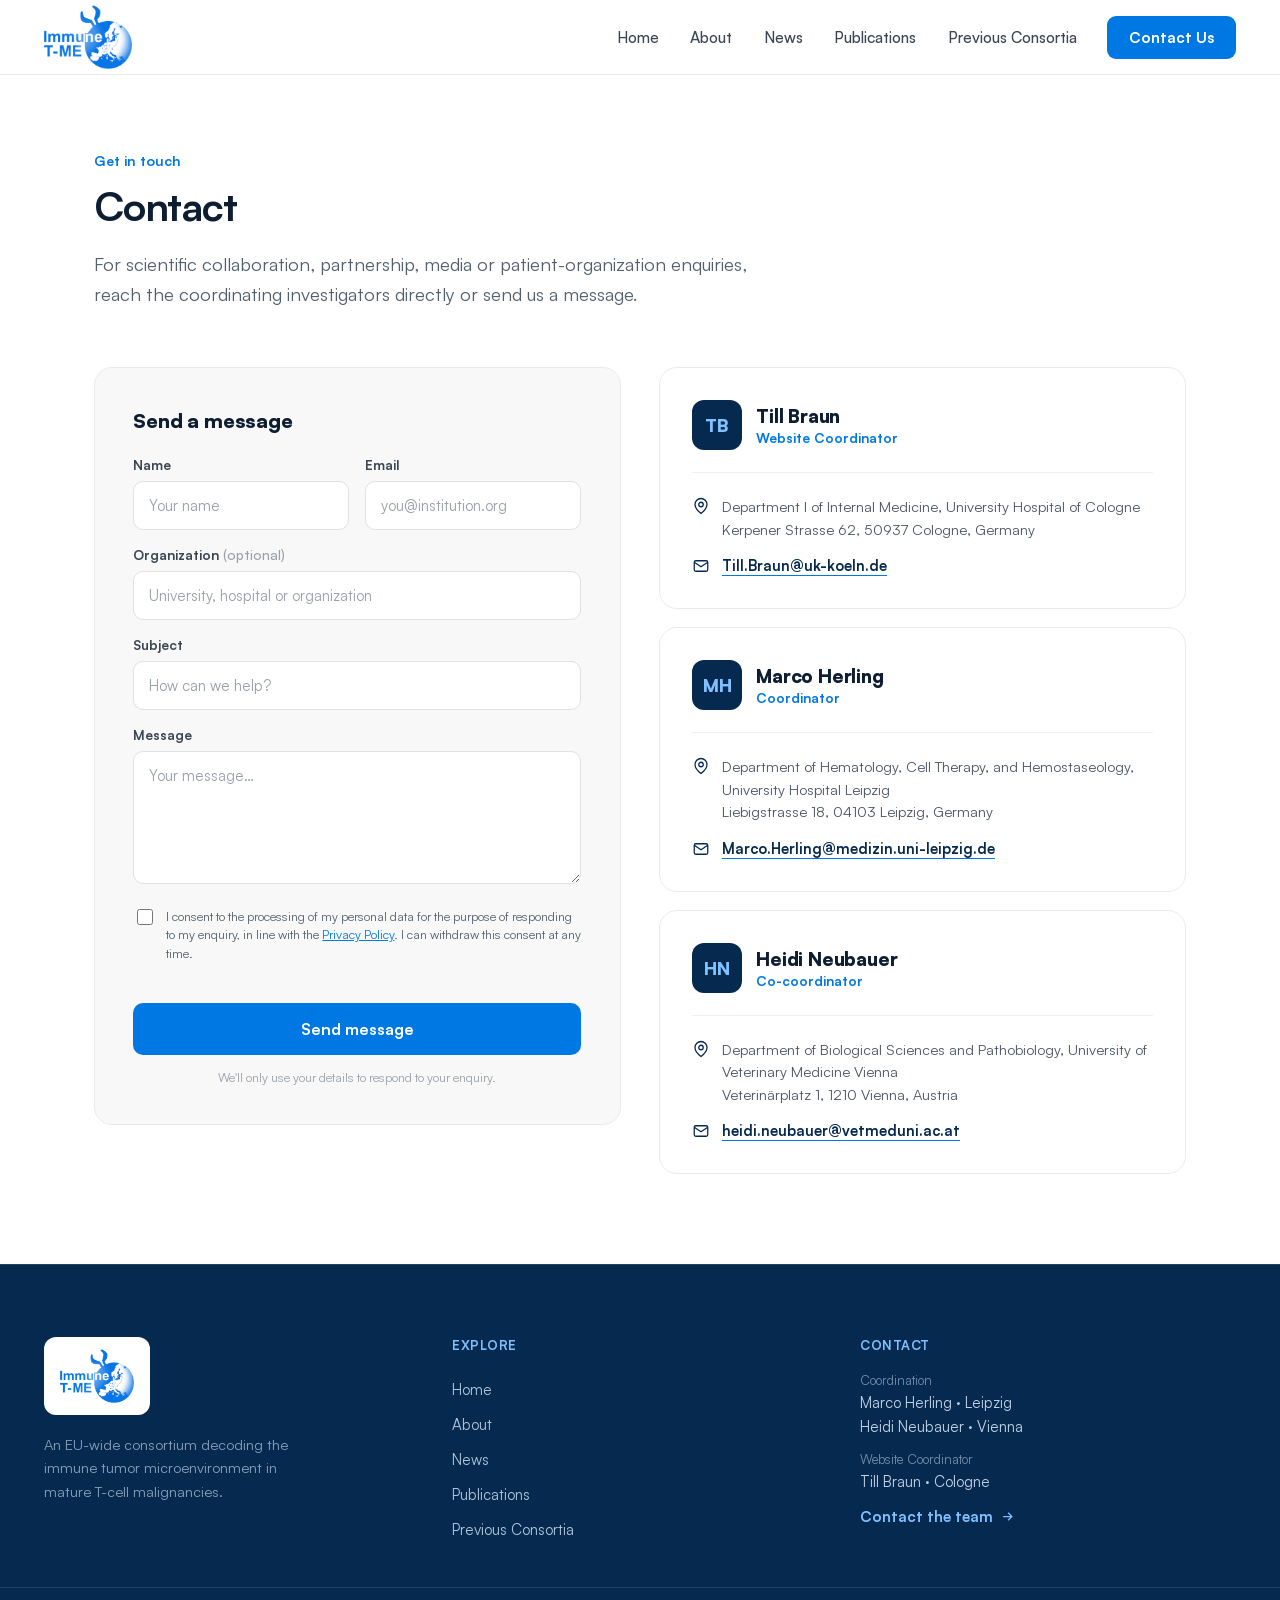
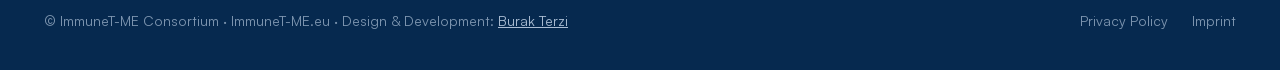
<file: contact.html>
<!DOCTYPE html>
<html lang="en">
<head>
  <script type="text/javascript" charset="UTF-8" src="//cdn.cookie-script.com/s/d2fe06803db97046d8be013764a89680.js"></script>
  <meta charset="utf-8">
  <meta name="viewport" content="width=device-width, initial-scale=1">
  <title>Contact — ImmuneT-ME</title>
  <meta name="description" content="Get in touch with the ImmuneT-ME consortium for scientific collaboration, partnership, media or patient-organization enquiries.">
  <link rel="canonical" href="https://immunet-me.eu/contact">

  <link rel="icon" href="/favicon.ico" sizes="any">
  <link rel="icon" type="image/png" sizes="16x16" href="/assets/icons/favicon-16x16.png">
  <link rel="icon" type="image/png" sizes="32x32" href="/assets/icons/favicon-32x32.png">
  <link rel="icon" type="image/png" sizes="48x48" href="/assets/icons/favicon-48x48.png">
  <link rel="apple-touch-icon" sizes="180x180" href="/assets/icons/apple-touch-icon.png">
  <link rel="manifest" href="/site.webmanifest">
  <meta name="theme-color" content="#06294F">

  <meta property="og:type" content="website">
  <meta property="og:site_name" content="ImmuneT-ME">
  <meta property="og:title" content="Contact — ImmuneT-ME">
  <meta property="og:description" content="Get in touch with the ImmuneT-ME consortium for scientific collaboration, partnership, media or patient-organization enquiries.">
  <meta property="og:url" content="https://immunet-me.eu/contact">
  <meta property="og:image" content="https://immunet-me.eu/assets/brand/social-share.jpg">
  <meta name="twitter:card" content="summary_large_image">
  <meta name="twitter:title" content="Contact — ImmuneT-ME">
  <meta name="twitter:description" content="Get in touch with the ImmuneT-ME consortium for scientific collaboration, partnership, media or patient-organization enquiries.">
  <meta name="twitter:image" content="https://immunet-me.eu/assets/brand/social-share.jpg">
  <link rel="stylesheet" href="assets/fonts/fonts.css">
  <link rel="stylesheet" href="style.css">
  <script src="https://challenges.cloudflare.com/turnstile/v0/api.js" async defer></script>
</head>
<body>

<!-- ═══ NAV ═══ -->
<header class="nav">
  <div class="nav-inner">
    <a href="/" class="nav-logo"><img src="assets/brand/logo.png" alt="ImmuneT-ME"></a>
    <nav class="nav-links">
      <a href="/">Home</a>
      <a href="about">About</a>
      <a href="news">News</a>
      <a href="publications">Publications</a>
      <a href="previous-consortia">Previous Consortia</a>
      <a href="contact" class="nav-cta">Contact Us</a>
    </nav>
    <button class="nav-burger" id="burger" aria-label="Toggle menu" aria-expanded="false">
      <svg width="20" height="20" viewBox="0 0 24 24" fill="none" stroke="currentColor" stroke-width="2"><path d="M4 7h16M4 12h16M4 17h16"/></svg>
    </button>
  </div>
  <div class="nav-mobile" id="mobile-menu">
    <a href="/">Home</a>
    <a href="about">About</a>
    <a href="news">News</a>
    <a href="publications">Publications</a>
    <a href="previous-consortia">Previous Consortia</a>
    <a href="contact" class="nav-cta">Contact Us</a>
  </div>
</header>

<!-- ═══ HEADER ═══ -->
<section style="background:#fff;">
  <div style="max-width:1180px; margin:0 auto; padding:clamp(48px,6vw,88px) clamp(20px,4vw,44px) clamp(20px,3vw,32px);">
    <div style="font-size:14px; font-weight:600; color:#0078E4;">Get in touch</div>
    <h1 style="font-weight:700; font-size:clamp(27px,3.2vw,40px); letter-spacing:-.03em; line-height:1.02; margin:16px 0 0;">Contact</h1>
    <p style="font-size:clamp(16px,1.6vw,18.5px); line-height:1.65; color:#52606E; margin:22px 0 0; max-width:58ch;">For scientific collaboration, partnership, media or patient-organization enquiries, reach the coordinating investigators directly or send us a message.</p>
  </div>
</section>

<!-- ═══ BODY ═══ -->
<section style="background:#fff;">
  <div style="max-width:1180px; margin:0 auto; padding:clamp(16px,2vw,32px) clamp(20px,4vw,44px) clamp(56px,7vw,96px); display:grid; grid-template-columns:repeat(auto-fit,minmax(320px,1fr)); gap:clamp(24px,3vw,44px); align-items:start;">

    <!-- FORM -->
    <div style="background:#F7F8F7; border:1px solid #EAECEA; border-radius:18px; padding:clamp(26px,3vw,40px);">

      <!-- Success state -->
      <div id="success-state" style="display:none; min-height:380px; flex-direction:column; align-items:flex-start; justify-content:center;">
        <div style="width:60px; height:60px; border-radius:50%; background:#7FC0FF; display:flex; align-items:center; justify-content:center;">
          <svg width="28" height="28" viewBox="0 0 24 24" fill="none" stroke="#06294F" stroke-width="2.4"><path d="m5 13 4 4L19 7"/></svg>
        </div>
        <h2 style="font-weight:800; font-size:26px; letter-spacing:-.02em; margin:22px 0 0;">Message sent.</h2>
        <p style="font-size:15.5px; line-height:1.6; color:#52606E; margin:12px 0 0;">Thank you for reaching out to ImmuneT-ME. We'll get back to you as soon as possible.</p>
        <button class="btn-reset" id="reset-btn">Send another message</button>
      </div>

      <!-- Form -->
      <form id="contact-form" novalidate method="POST" action="https://submit-form.com/DVfEeNlTO">
        <div style="font-weight:800; font-size:20px; letter-spacing:-.01em;">Send a message</div>
        <div style="display:grid; grid-template-columns:repeat(auto-fit,minmax(150px,1fr)); gap:16px; margin-top:22px;">
          <div>
            <label for="name" style="display:block; font-size:13.5px; font-weight:600; color:#3A4654; margin-bottom:7px;">Name</label>
            <input id="name" class="fld" type="text" name="name" required placeholder="Your name" autocomplete="name">
          </div>
          <div>
            <label for="email" style="display:block; font-size:13.5px; font-weight:600; color:#3A4654; margin-bottom:7px;">Email</label>
            <input id="email" class="fld" type="email" name="email" required placeholder="you@institution.org" autocomplete="email">
          </div>
        </div>
        <div style="margin-top:16px;">
          <label for="org" style="display:block; font-size:13.5px; font-weight:600; color:#3A4654; margin-bottom:7px;">Organization <span style="color:#9AA0A8; font-weight:500;">(optional)</span></label>
          <input id="org" class="fld" type="text" name="organization" placeholder="University, hospital or organization" autocomplete="organization">
        </div>
        <div style="margin-top:16px;">
          <label for="subject" style="display:block; font-size:13.5px; font-weight:600; color:#3A4654; margin-bottom:7px;">Subject</label>
          <input id="subject" class="fld" type="text" name="subject" required placeholder="How can we help?">
        </div>
        <div style="margin-top:16px;">
          <label for="message" style="display:block; font-size:13.5px; font-weight:600; color:#3A4654; margin-bottom:7px;">Message</label>
          <textarea id="message" class="fld" name="message" required rows="5" placeholder="Your message…" style="resize:vertical; min-height:120px;"></textarea>
        </div>
        <label style="display:flex; align-items:flex-start; gap:10px; margin-top:18px; cursor:pointer;">
          <input id="consent" type="checkbox" name="consent" required style="margin-top:2px; width:16px; height:16px; flex-shrink:0; accent-color:#0078E4; cursor:pointer;">
          <span style="font-size:12.5px; line-height:1.5; color:#52606E;">I consent to the processing of my personal data for the purpose of responding to my enquiry, in line with the <a href="privacy-policy" style="color:#0078E4; text-decoration:underline;">Privacy Policy</a>. I can withdraw this consent at any time.</span>
        </label>
        <div class="cf-turnstile" data-sitekey="0x4AAAAAAD1tpy9e3WeD6lzp" style="margin-top:18px;"></div>
        <p id="form-error" style="display:none; font-size:13.5px; color:#C0392B; margin:14px 0 0;">Something went wrong sending your message. Please try again or email us directly.</p>
        <button type="submit" class="btn-submit" style="margin-top:22px;">Send message</button>
        <p style="font-size:12.5px; color:#9AA0A8; margin:14px 0 0; text-align:center;">We'll only use your details to respond to your enquiry.</p>
      </form>
    </div>

    <!-- CONTACT CARDS -->
    <div style="display:flex; flex-direction:column; gap:18px;">

      <!-- Till Braun -->
      <div style="background:#fff; border:1px solid #EAECEA; border-radius:18px; padding:clamp(24px,3vw,32px);">
        <div style="display:flex; align-items:center; gap:14px;">
          <div style="width:50px; height:50px; border-radius:12px; background:#06294F; color:#7FC0FF; display:flex; align-items:center; justify-content:center; font-weight:900; font-size:18px; letter-spacing:-.01em; flex-shrink:0;">TB</div>
          <div>
            <div style="font-weight:800; font-size:19px; letter-spacing:-.01em; white-space:nowrap;">Till Braun</div>
            <div style="font-size:13.5px; color:#0078E4; font-weight:600;">Website Coordinator</div>
          </div>
        </div>
        <div style="height:1px; background:#EFF1F0; margin:22px 0;"></div>
        <div style="display:flex; gap:12px; align-items:flex-start;">
          <svg width="18" height="18" viewBox="0 0 24 24" fill="none" stroke="#06294F" stroke-width="1.7" style="flex-shrink:0; margin-top:2px;"><path d="M20 10c0 6-8 12-8 12s-8-6-8-12a8 8 0 0 1 16 0z"/><circle cx="12" cy="10" r="3"/></svg>
          <div style="font-size:14.5px; line-height:1.55; color:#4C5663;">Department I of Internal Medicine, University Hospital of Cologne<br>Kerpener Strasse 62, 50937 Cologne, Germany</div>
        </div>
        <div style="display:flex; gap:12px; align-items:center; margin-top:16px;">
          <svg width="18" height="18" viewBox="0 0 24 24" fill="none" stroke="#06294F" stroke-width="1.7" style="flex-shrink:0;"><rect x="3" y="5" width="18" height="14" rx="2"/><path d="m3 7 9 6 9-6"/></svg>
          <a href="mailto:Till.Braun@uk-koeln.de" class="contact-email">Till.Braun@uk-koeln.de</a>
        </div>
      </div>

      <!-- Marco Herling -->
      <div style="background:#fff; border:1px solid #EAECEA; border-radius:18px; padding:clamp(24px,3vw,32px);">
        <div style="display:flex; align-items:center; gap:14px;">
          <div style="width:50px; height:50px; border-radius:12px; background:#06294F; color:#7FC0FF; display:flex; align-items:center; justify-content:center; font-weight:900; font-size:18px; letter-spacing:-.01em; flex-shrink:0;">MH</div>
          <div>
            <div style="font-weight:800; font-size:19px; letter-spacing:-.01em; white-space:nowrap;">Marco Herling</div>
            <div style="font-size:13.5px; color:#0078E4; font-weight:600;">Coordinator</div>
          </div>
        </div>
        <div style="height:1px; background:#EFF1F0; margin:22px 0;"></div>
        <div style="display:flex; gap:12px; align-items:flex-start;">
          <svg width="18" height="18" viewBox="0 0 24 24" fill="none" stroke="#06294F" stroke-width="1.7" style="flex-shrink:0; margin-top:2px;"><path d="M20 10c0 6-8 12-8 12s-8-6-8-12a8 8 0 0 1 16 0z"/><circle cx="12" cy="10" r="3"/></svg>
          <div style="font-size:14.5px; line-height:1.55; color:#4C5663;">Department of Hematology, Cell Therapy, and Hemostaseology, University Hospital Leipzig<br>Liebigstrasse 18, 04103 Leipzig, Germany</div>
        </div>
        <div style="display:flex; gap:12px; align-items:center; margin-top:16px;">
          <svg width="18" height="18" viewBox="0 0 24 24" fill="none" stroke="#06294F" stroke-width="1.7" style="flex-shrink:0;"><rect x="3" y="5" width="18" height="14" rx="2"/><path d="m3 7 9 6 9-6"/></svg>
          <a href="mailto:Marco.Herling@medizin.uni-leipzig.de" class="contact-email">Marco.Herling@medizin.uni-leipzig.de</a>
        </div>
      </div>

      <!-- Heidi Neubauer -->
      <div style="background:#fff; border:1px solid #EAECEA; border-radius:18px; padding:clamp(24px,3vw,32px);">
        <div style="display:flex; align-items:center; gap:14px;">
          <div style="width:50px; height:50px; border-radius:12px; background:#06294F; color:#7FC0FF; display:flex; align-items:center; justify-content:center; font-weight:900; font-size:18px; letter-spacing:-.01em; flex-shrink:0;">HN</div>
          <div>
            <div style="font-weight:800; font-size:19px; letter-spacing:-.01em; white-space:nowrap;">Heidi Neubauer</div>
            <div style="font-size:13.5px; color:#0078E4; font-weight:600;">Co-coordinator</div>
          </div>
        </div>
        <div style="height:1px; background:#EFF1F0; margin:22px 0;"></div>
        <div style="display:flex; gap:12px; align-items:flex-start;">
          <svg width="18" height="18" viewBox="0 0 24 24" fill="none" stroke="#06294F" stroke-width="1.7" style="flex-shrink:0; margin-top:2px;"><path d="M20 10c0 6-8 12-8 12s-8-6-8-12a8 8 0 0 1 16 0z"/><circle cx="12" cy="10" r="3"/></svg>
          <div style="font-size:14.5px; line-height:1.55; color:#4C5663;">Department of Biological Sciences and Pathobiology, University of Veterinary Medicine Vienna<br>Veterinärplatz 1, 1210 Vienna, Austria</div>
        </div>
        <div style="display:flex; gap:12px; align-items:center; margin-top:16px;">
          <svg width="18" height="18" viewBox="0 0 24 24" fill="none" stroke="#06294F" stroke-width="1.7" style="flex-shrink:0;"><rect x="3" y="5" width="18" height="14" rx="2"/><path d="m3 7 9 6 9-6"/></svg>
          <a href="mailto:heidi.neubauer@vetmeduni.ac.at" class="contact-email">heidi.neubauer@vetmeduni.ac.at</a>
        </div>
      </div>

    </div>
  </div>
</section>

<!-- ═══ FOOTER ═══ -->
<footer class="footer">
  <div style="max-width:1280px; margin:0 auto; height:1px; background:rgba(255,255,255,.12);"></div>
  <div class="footer-inner">
    <div style="min-width:240px;">
      <div style="display:inline-flex; align-items:center; background:#fff; border-radius:12px; padding:12px 16px;">
        <img src="assets/brand/logo.png" alt="ImmuneT-ME" style="height:54px; width:auto; display:block;">
      </div>
      <p style="font-size:14.5px; line-height:1.65; color:rgba(224,238,255,.6); margin:18px 0 0; max-width:280px;">An EU-wide consortium decoding the immune tumor microenvironment in mature T-cell malignancies.</p>
    </div>
    <div>
      <div style="font-size:13px; letter-spacing:.04em; text-transform:uppercase; color:#7FC0FF; font-weight:600; margin-bottom:18px;">Explore</div>
      <a href="/" class="footer-nav-link">Home</a>
      <a href="about" class="footer-nav-link">About</a>
      <a href="news" class="footer-nav-link">News</a>
      <a href="publications" class="footer-nav-link">Publications</a>
      <a href="previous-consortia" class="footer-nav-link">Previous Consortia</a>
    </div>
    <div>
      <div style="font-size:13px; letter-spacing:.04em; text-transform:uppercase; color:#7FC0FF; font-weight:600; margin-bottom:18px;">Contact</div>
      <div style="font-size:13px; color:rgba(224,238,255,.5);">Coordination</div>
      <div style="font-size:15px; color:rgba(224,238,255,.85); margin-top:3px;">Marco Herling · Leipzig</div>
      <div style="font-size:15px; color:rgba(224,238,255,.85); margin-top:3px;">Heidi Neubauer · Vienna</div>
      <div style="font-size:13px; color:rgba(224,238,255,.5); margin-top:14px;">Website Coordinator</div>
      <div style="font-size:15px; color:rgba(224,238,255,.85); margin-top:3px;">Till Braun · Cologne</div>
      <a href="contact" class="footer-contact-link">Contact the team <svg width="15" height="15" viewBox="0 0 24 24" fill="none" stroke="currentColor" stroke-width="2"><path d="M5 12h14M13 6l6 6-6 6"/></svg></a>
    </div>
  </div>
  <div style="max-width:1280px; margin:0 auto; height:1px; background:rgba(255,255,255,.1);"></div>
  <div style="max-width:1280px; margin:0 auto; padding:24px clamp(20px,4vw,44px) 40px; display:flex; flex-wrap:wrap; align-items:center; justify-content:space-between; gap:14px;">
    <div style="font-size:14px; color:rgba(224,238,255,.55);">© ImmuneT-ME Consortium · ImmuneT-ME.eu · Design &amp; Development: <a href="https://burakterzi.de" target="_blank" rel="noopener" style="color:rgba(224,238,255,.75); text-decoration:underline;">Burak Terzi</a></div>
    <div style="display:flex; gap:24px; align-items:center;">
      <a href="privacy-policy" class="footer-meta-link">Privacy Policy</a>
      <a href="imprint" class="footer-meta-link">Imprint</a>
    </div>
  </div>
</footer>

<script>
  const burger = document.getElementById('burger');
  const menu = document.getElementById('mobile-menu');
  burger.addEventListener('click', () => { const o = menu.classList.toggle('open'); burger.setAttribute('aria-expanded', o); });

  const form = document.getElementById('contact-form');
  const successState = document.getElementById('success-state');
  const resetBtn = document.getElementById('reset-btn');
  const formError = document.getElementById('form-error');
  const submitBtn = form.querySelector('.btn-submit');

  form.addEventListener('submit', async (e) => {
    e.preventDefault();
    if (!form.checkValidity()) { form.reportValidity(); return; }

    formError.style.display = 'none';
    submitBtn.disabled = true;
    submitBtn.textContent = 'Sending…';

    const data = Object.fromEntries(new FormData(form).entries());

    try {
      const response = await fetch(form.action, {
        method: 'POST',
        headers: { 'Content-Type': 'application/json', 'Accept': 'application/json' },
        body: JSON.stringify(data),
      });
      if (!response.ok) throw new Error('HTTP ' + response.status);
      form.style.display = 'none';
      successState.style.display = 'flex';
    } catch (err) {
      formError.style.display = 'block';
      if (window.turnstile) turnstile.reset();
    } finally {
      submitBtn.disabled = false;
      submitBtn.textContent = 'Send message';
    }
  });

  resetBtn.addEventListener('click', () => {
    form.reset();
    if (window.turnstile) turnstile.reset();
    successState.style.display = 'none';
    form.style.display = 'block';
  });
</script>
</body>
</html>
</file>
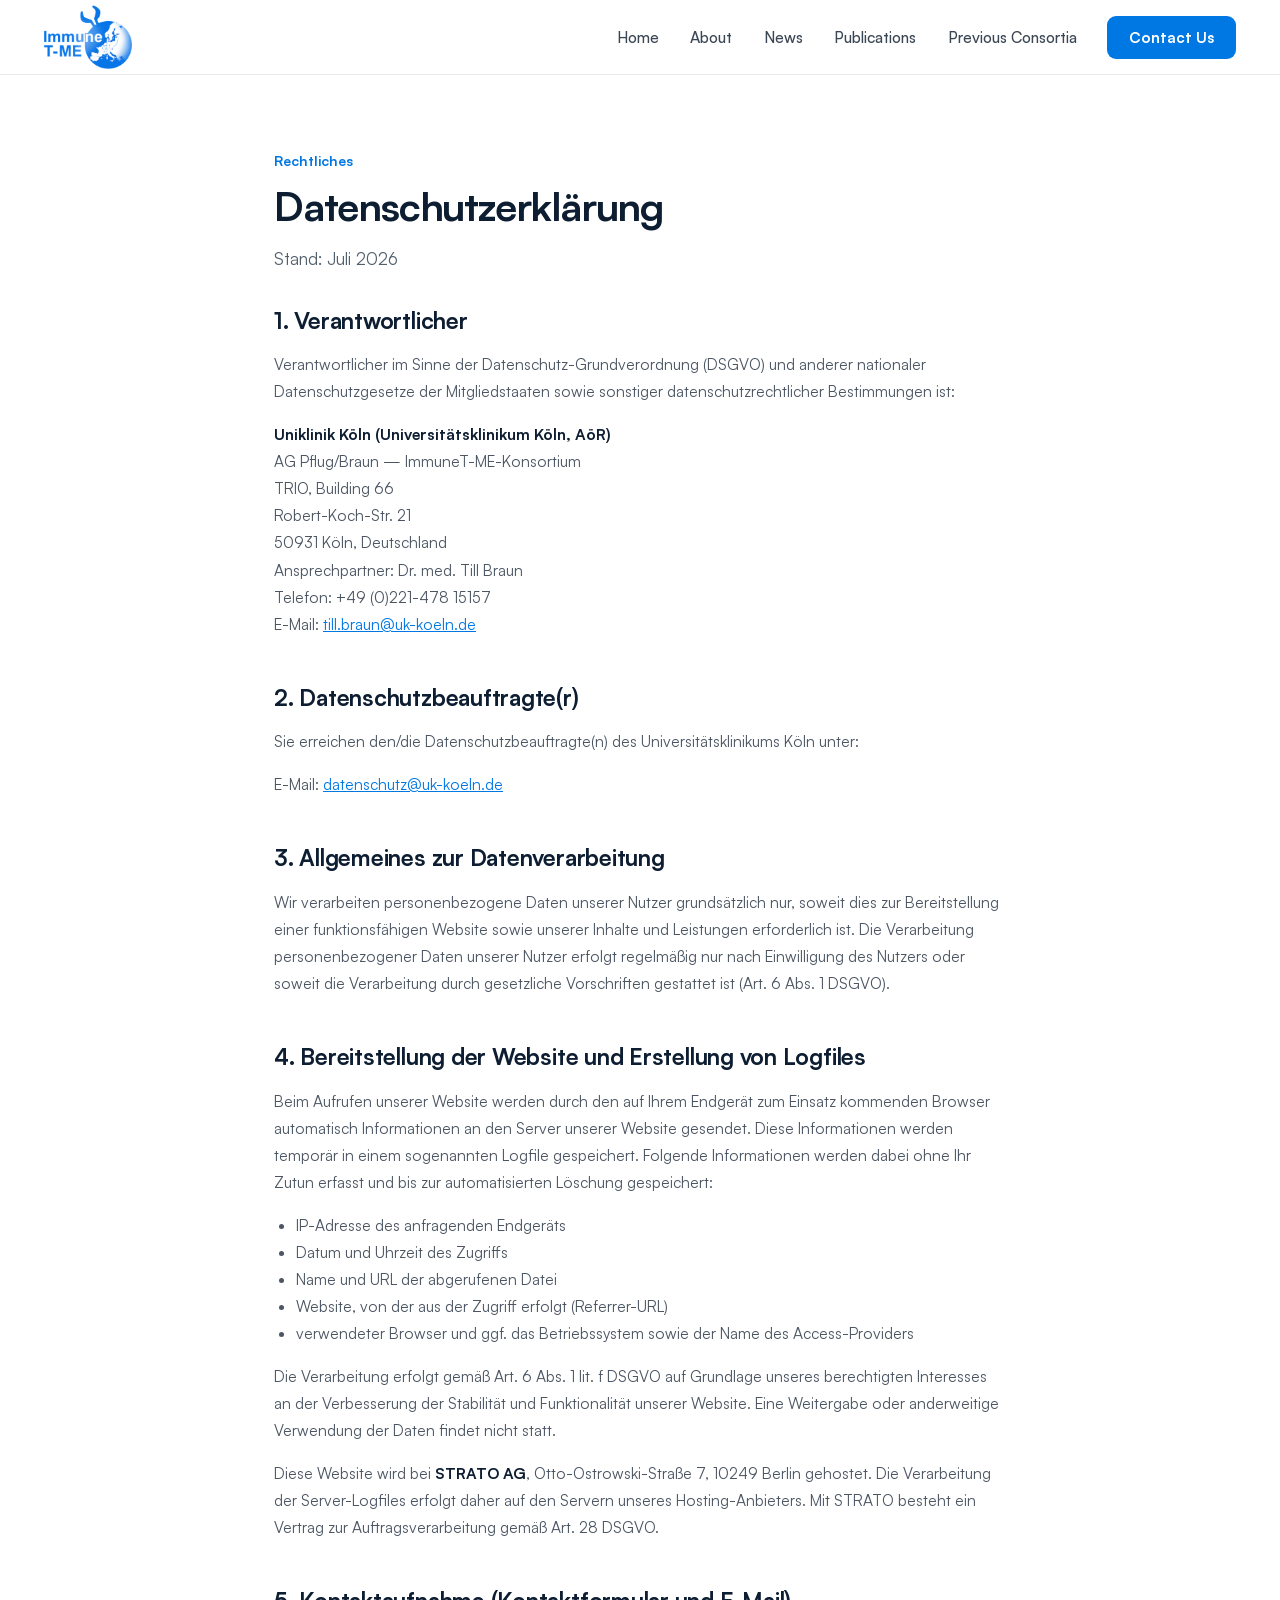
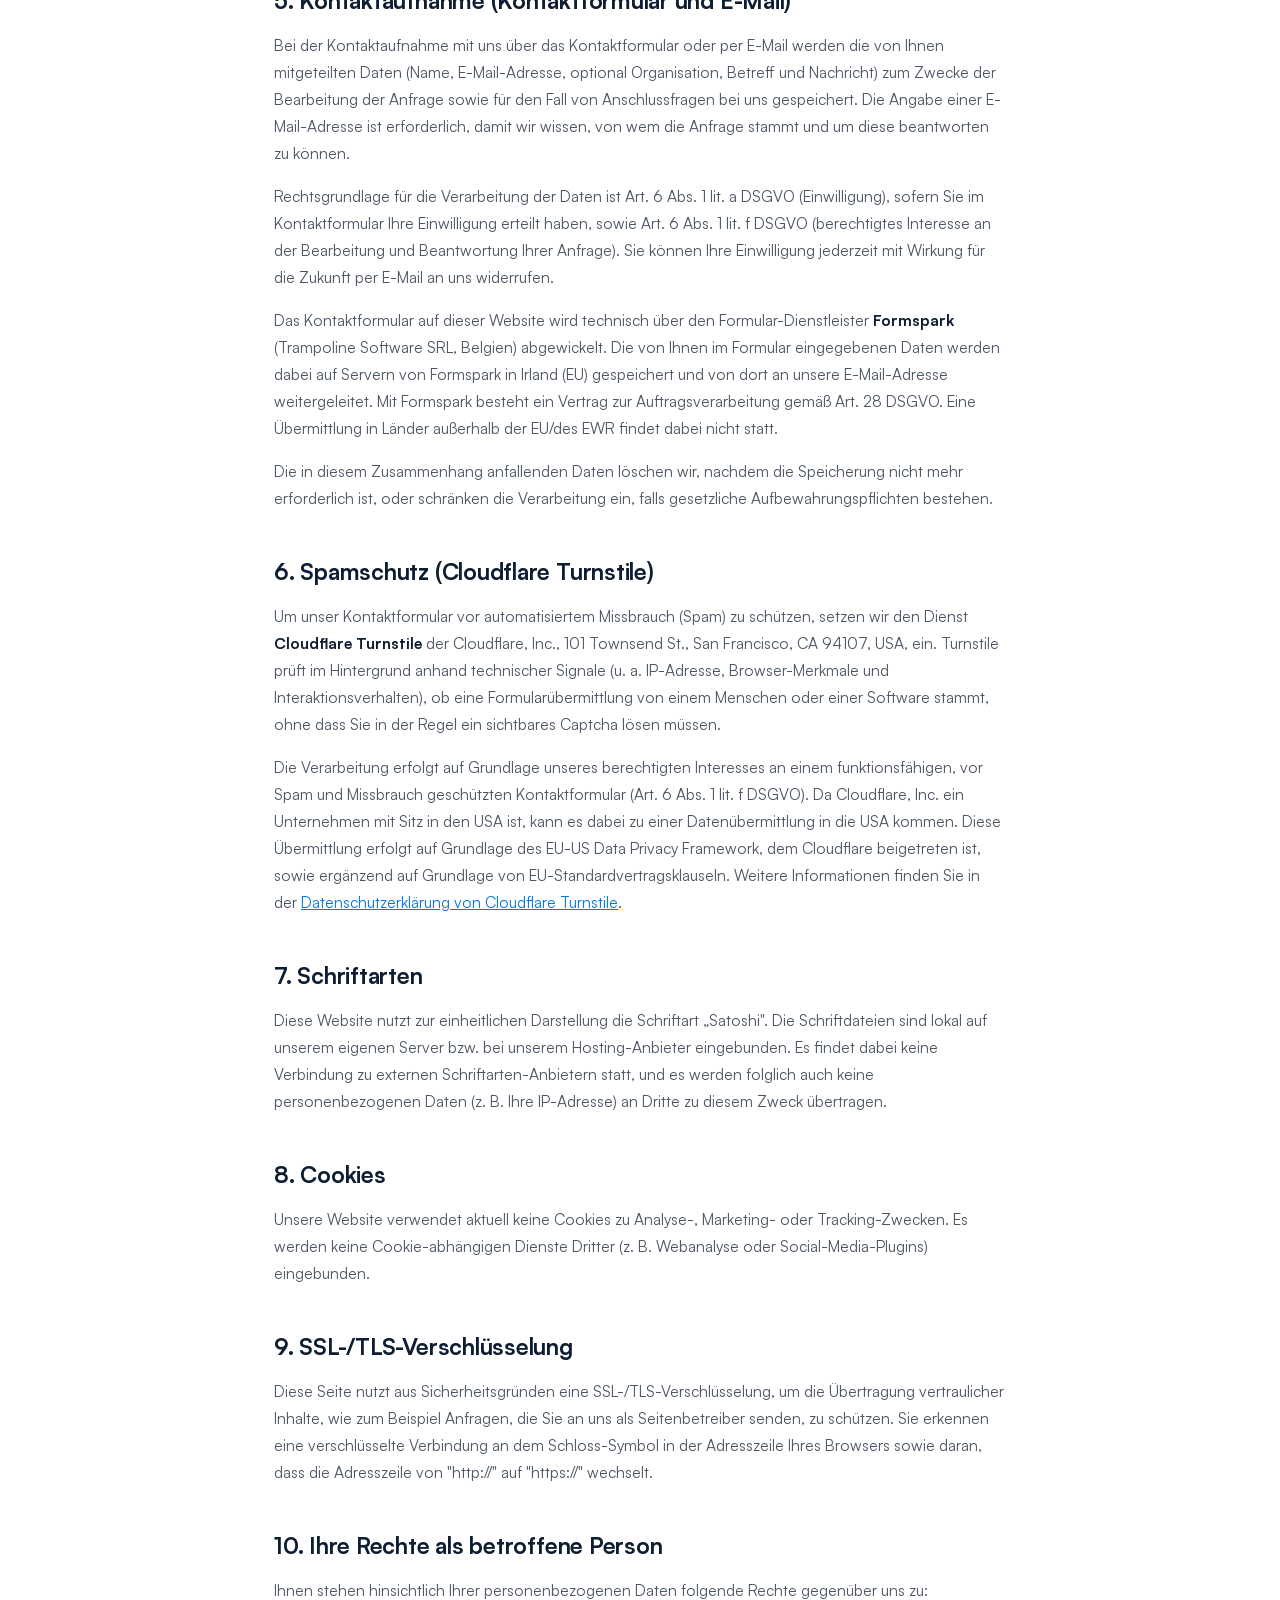
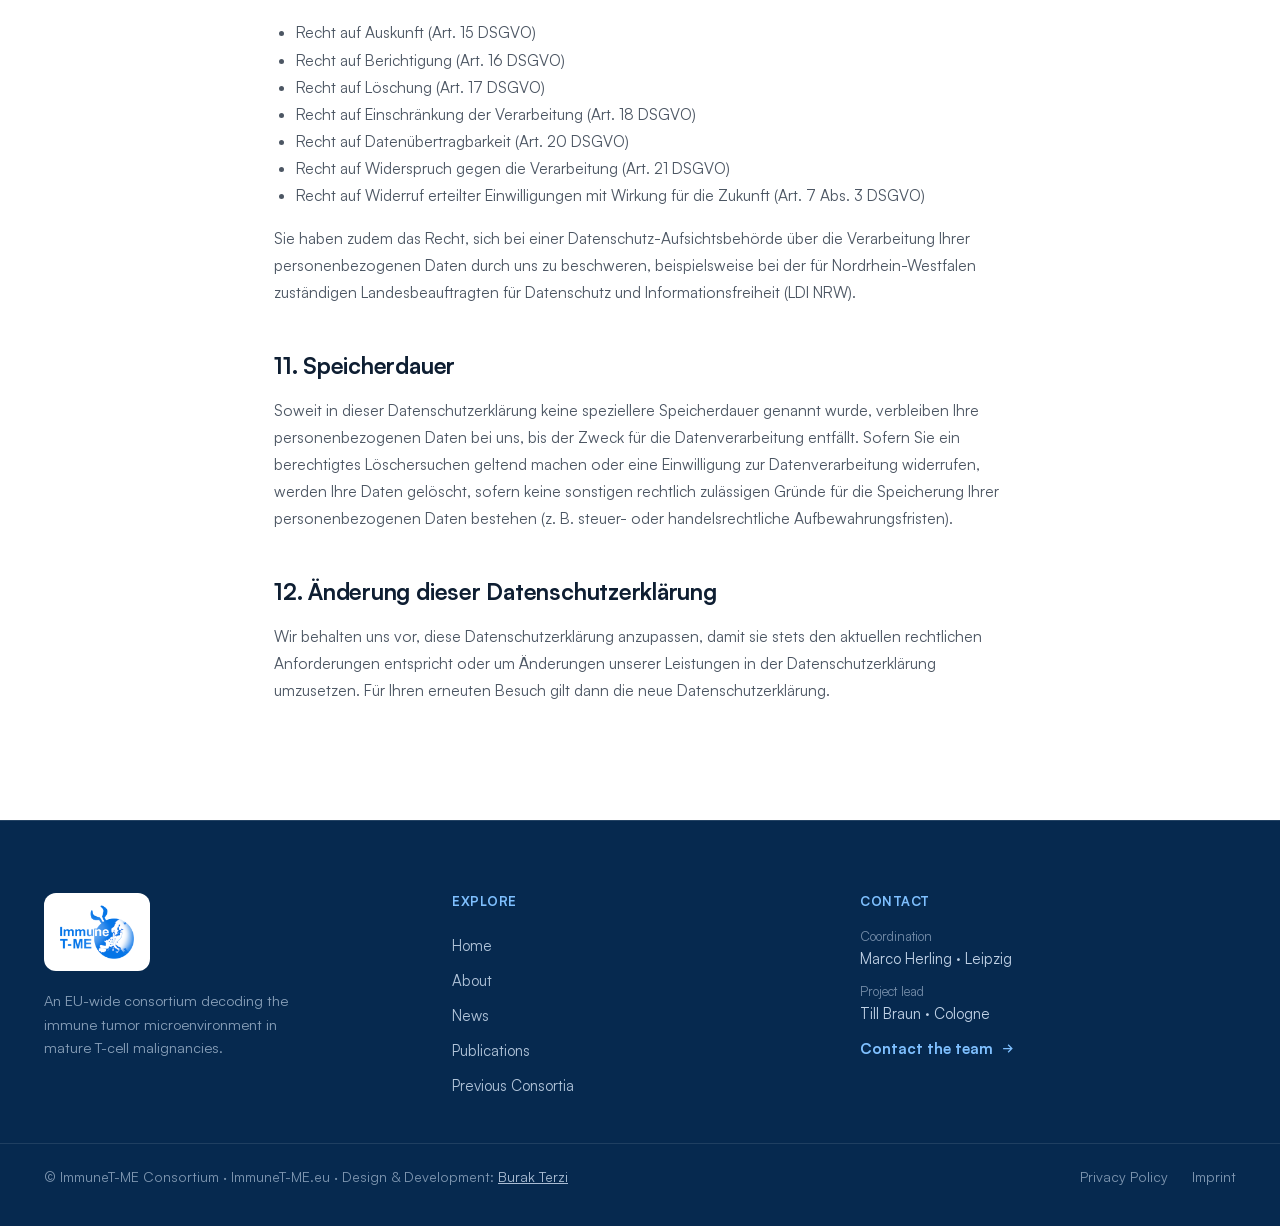
<file: datenschutz.html>
<!DOCTYPE html>
<html lang="de">
<head>
  <meta charset="utf-8">
  <meta name="viewport" content="width=device-width, initial-scale=1">
  <title>Datenschutzerklärung — ImmuneT-ME</title>
  <meta name="description" content="Datenschutzerklärung der ImmuneT-ME-Website gemäß Art. 13 DSGVO.">
  <meta name="robots" content="noindex, follow">

  <link rel="icon" href="/favicon.ico" sizes="any">
  <link rel="icon" type="image/png" sizes="16x16" href="/assets/icons/favicon-16x16.png">
  <link rel="icon" type="image/png" sizes="32x32" href="/assets/icons/favicon-32x32.png">
  <link rel="icon" type="image/png" sizes="48x48" href="/assets/icons/favicon-48x48.png">
  <link rel="apple-touch-icon" sizes="180x180" href="/assets/icons/apple-touch-icon.png">
  <link rel="manifest" href="/site.webmanifest">
  <meta name="theme-color" content="#06294F">

  <link rel="stylesheet" href="assets/fonts/fonts.css">
  <link rel="stylesheet" href="style.css">
  <style>
    .legal p, .legal li { font-size: 15.5px; line-height: 1.75; color: #4C5663; }
    .legal h2 { font-weight: 700; font-size: clamp(19px,2vw,23px); letter-spacing: -.01em; color: #0E1E32; margin: 44px 0 14px; }
    .legal h2:first-child { margin-top: 0; }
    .legal h3 { font-weight: 700; font-size: 16.5px; color: #0E1E32; margin: 22px 0 8px; }
    .legal strong { color: #0E1E32; }
    .legal a { color: #0078E4; }
    .legal ul { margin: 10px 0; padding-left: 22px; }
    .legal .placeholder { background: #FFF7E0; border: 1px solid #F3E2A9; border-radius: 8px; padding: 10px 14px; color: #8A6D1D; font-size: 14px; }
  </style>
</head>
<body>

<!-- ═══ NAV ═══ -->
<header class="nav">
  <div class="nav-inner">
    <a href="index.html" class="nav-logo"><img src="assets/brand/logo.png" alt="ImmuneT-ME"></a>
    <nav class="nav-links">
      <a href="index.html">Home</a>
      <a href="about.html">About</a>
      <a href="news.html">News</a>
      <a href="publications.html">Publications</a>
      <a href="previous-consortia.html">Previous Consortia</a>
      <a href="contact.html" class="nav-cta">Contact Us</a>
    </nav>
    <button class="nav-burger" id="burger" aria-label="Toggle menu" aria-expanded="false">
      <svg width="20" height="20" viewBox="0 0 24 24" fill="none" stroke="currentColor" stroke-width="2"><path d="M4 7h16M4 12h16M4 17h16"/></svg>
    </button>
  </div>
  <div class="nav-mobile" id="mobile-menu">
    <a href="index.html">Home</a>
    <a href="about.html">About</a>
    <a href="news.html">News</a>
    <a href="publications.html">Publications</a>
    <a href="previous-consortia.html">Previous Consortia</a>
    <a href="contact.html" class="nav-cta">Contact Us</a>
  </div>
</header>

<!-- ═══ HEADER ═══ -->
<section style="background:#fff;">
  <div style="max-width:820px; margin:0 auto; padding:clamp(48px,6vw,88px) clamp(20px,4vw,44px) clamp(20px,3vw,32px);">
    <div style="font-size:14px; font-weight:600; color:#0078E4;">Rechtliches</div>
    <h1 style="font-weight:700; font-size:clamp(27px,3.2vw,40px); letter-spacing:-.03em; line-height:1.02; margin:16px 0 0;">Datenschutzerklärung</h1>
    <p style="font-size:clamp(15px,1.5vw,17px); line-height:1.65; color:#52606E; margin:18px 0 0;">Stand: Juli 2026</p>
  </div>
</section>

<!-- ═══ CONTENT ═══ -->
<section style="background:#fff;">
  <div class="legal" style="max-width:820px; margin:0 auto; padding:0 clamp(20px,4vw,44px) clamp(64px,8vw,100px);">

    <h2>1. Verantwortlicher</h2>
    <p>Verantwortlicher im Sinne der Datenschutz-Grundverordnung (DSGVO) und anderer nationaler Datenschutzgesetze der Mitgliedstaaten sowie sonstiger datenschutzrechtlicher Bestimmungen ist:</p>
    <p>
      <strong>Uniklinik Köln (Universitätsklinikum Köln, AöR)</strong><br>
      AG Pflug/Braun — ImmuneT-ME-Konsortium<br>
      TRIO, Building 66<br>
      Robert-Koch-Str. 21<br>
      50931 Köln, Deutschland<br>
      Ansprechpartner: Dr. med. Till Braun<br>
      Telefon: +49 (0)221-478 15157<br>
      E-Mail: <a href="mailto:till.braun@uk-koeln.de">till.braun@uk-koeln.de</a>
    </p>

    <h2>2. Datenschutzbeauftragte(r)</h2>
    <p>Sie erreichen den/die Datenschutzbeauftragte(n) des Universitätsklinikums Köln unter:</p>
    <p>E-Mail: <a href="mailto:datenschutz@uk-koeln.de">datenschutz@uk-koeln.de</a></p>

    <h2>3. Allgemeines zur Datenverarbeitung</h2>
    <p>Wir verarbeiten personenbezogene Daten unserer Nutzer grundsätzlich nur, soweit dies zur Bereitstellung einer funktionsfähigen Website sowie unserer Inhalte und Leistungen erforderlich ist. Die Verarbeitung personenbezogener Daten unserer Nutzer erfolgt regelmäßig nur nach Einwilligung des Nutzers oder soweit die Verarbeitung durch gesetzliche Vorschriften gestattet ist (Art. 6 Abs. 1 DSGVO).</p>

    <h2>4. Bereitstellung der Website und Erstellung von Logfiles</h2>
    <p>Beim Aufrufen unserer Website werden durch den auf Ihrem Endgerät zum Einsatz kommenden Browser automatisch Informationen an den Server unserer Website gesendet. Diese Informationen werden temporär in einem sogenannten Logfile gespeichert. Folgende Informationen werden dabei ohne Ihr Zutun erfasst und bis zur automatisierten Löschung gespeichert:</p>
    <ul>
      <li>IP-Adresse des anfragenden Endgeräts</li>
      <li>Datum und Uhrzeit des Zugriffs</li>
      <li>Name und URL der abgerufenen Datei</li>
      <li>Website, von der aus der Zugriff erfolgt (Referrer-URL)</li>
      <li>verwendeter Browser und ggf. das Betriebssystem sowie der Name des Access-Providers</li>
    </ul>
    <p>Die Verarbeitung erfolgt gemäß Art. 6 Abs. 1 lit. f DSGVO auf Grundlage unseres berechtigten Interesses an der Verbesserung der Stabilität und Funktionalität unserer Website. Eine Weitergabe oder anderweitige Verwendung der Daten findet nicht statt.</p>
    <p>Diese Website wird bei <strong>STRATO AG</strong>, Otto-Ostrowski-Straße 7, 10249 Berlin gehostet. Die Verarbeitung der Server-Logfiles erfolgt daher auf den Servern unseres Hosting-Anbieters. Mit STRATO besteht ein Vertrag zur Auftragsverarbeitung gemäß Art. 28 DSGVO.</p>

    <h2>5. Kontaktaufnahme (Kontaktformular und E-Mail)</h2>
    <p>Bei der Kontaktaufnahme mit uns über das Kontaktformular oder per E-Mail werden die von Ihnen mitgeteilten Daten (Name, E-Mail-Adresse, optional Organisation, Betreff und Nachricht) zum Zwecke der Bearbeitung der Anfrage sowie für den Fall von Anschlussfragen bei uns gespeichert. Die Angabe einer E-Mail-Adresse ist erforderlich, damit wir wissen, von wem die Anfrage stammt und um diese beantworten zu können.</p>
    <p>Rechtsgrundlage für die Verarbeitung der Daten ist Art. 6 Abs. 1 lit. a DSGVO (Einwilligung), sofern Sie im Kontaktformular Ihre Einwilligung erteilt haben, sowie Art. 6 Abs. 1 lit. f DSGVO (berechtigtes Interesse an der Bearbeitung und Beantwortung Ihrer Anfrage). Sie können Ihre Einwilligung jederzeit mit Wirkung für die Zukunft per E-Mail an uns widerrufen.</p>
    <p>Das Kontaktformular auf dieser Website wird technisch über den Formular-Dienstleister <strong>Formspark</strong> (Trampoline Software SRL, Belgien) abgewickelt. Die von Ihnen im Formular eingegebenen Daten werden dabei auf Servern von Formspark in Irland (EU) gespeichert und von dort an unsere E-Mail-Adresse weitergeleitet. Mit Formspark besteht ein Vertrag zur Auftragsverarbeitung gemäß Art. 28 DSGVO. Eine Übermittlung in Länder außerhalb der EU/des EWR findet dabei nicht statt.</p>
    <p>Die in diesem Zusammenhang anfallenden Daten löschen wir, nachdem die Speicherung nicht mehr erforderlich ist, oder schränken die Verarbeitung ein, falls gesetzliche Aufbewahrungspflichten bestehen.</p>

    <h2>6. Spamschutz (Cloudflare Turnstile)</h2>
    <p>Um unser Kontaktformular vor automatisiertem Missbrauch (Spam) zu schützen, setzen wir den Dienst <strong>Cloudflare Turnstile</strong> der Cloudflare, Inc., 101 Townsend St., San Francisco, CA 94107, USA, ein. Turnstile prüft im Hintergrund anhand technischer Signale (u. a. IP-Adresse, Browser-Merkmale und Interaktionsverhalten), ob eine Formularübermittlung von einem Menschen oder einer Software stammt, ohne dass Sie in der Regel ein sichtbares Captcha lösen müssen.</p>
    <p>Die Verarbeitung erfolgt auf Grundlage unseres berechtigten Interesses an einem funktionsfähigen, vor Spam und Missbrauch geschützten Kontaktformular (Art. 6 Abs. 1 lit. f DSGVO). Da Cloudflare, Inc. ein Unternehmen mit Sitz in den USA ist, kann es dabei zu einer Datenübermittlung in die USA kommen. Diese Übermittlung erfolgt auf Grundlage des EU-US Data Privacy Framework, dem Cloudflare beigetreten ist, sowie ergänzend auf Grundlage von EU-Standardvertragsklauseln. Weitere Informationen finden Sie in der <a href="https://www.cloudflare.com/turnstile-privacy-policy/" target="_blank" rel="noopener">Datenschutzerklärung von Cloudflare Turnstile</a>.</p>

    <h2>7. Schriftarten</h2>
    <p>Diese Website nutzt zur einheitlichen Darstellung die Schriftart „Satoshi". Die Schriftdateien sind lokal auf unserem eigenen Server bzw. bei unserem Hosting-Anbieter eingebunden. Es findet dabei keine Verbindung zu externen Schriftarten-Anbietern statt, und es werden folglich auch keine personenbezogenen Daten (z. B. Ihre IP-Adresse) an Dritte zu diesem Zweck übertragen.</p>

    <h2>8. Cookies</h2>
    <p>Unsere Website verwendet aktuell keine Cookies zu Analyse-, Marketing- oder Tracking-Zwecken. Es werden keine Cookie-abhängigen Dienste Dritter (z. B. Webanalyse oder Social-Media-Plugins) eingebunden.</p>

    <h2>9. SSL-/TLS-Verschlüsselung</h2>
    <p>Diese Seite nutzt aus Sicherheitsgründen eine SSL-/TLS-Verschlüsselung, um die Übertragung vertraulicher Inhalte, wie zum Beispiel Anfragen, die Sie an uns als Seitenbetreiber senden, zu schützen. Sie erkennen eine verschlüsselte Verbindung an dem Schloss-Symbol in der Adresszeile Ihres Browsers sowie daran, dass die Adresszeile von "http://" auf "https://" wechselt.</p>

    <h2>10. Ihre Rechte als betroffene Person</h2>
    <p>Ihnen stehen hinsichtlich Ihrer personenbezogenen Daten folgende Rechte gegenüber uns zu:</p>
    <ul>
      <li>Recht auf Auskunft (Art. 15 DSGVO)</li>
      <li>Recht auf Berichtigung (Art. 16 DSGVO)</li>
      <li>Recht auf Löschung (Art. 17 DSGVO)</li>
      <li>Recht auf Einschränkung der Verarbeitung (Art. 18 DSGVO)</li>
      <li>Recht auf Datenübertragbarkeit (Art. 20 DSGVO)</li>
      <li>Recht auf Widerspruch gegen die Verarbeitung (Art. 21 DSGVO)</li>
      <li>Recht auf Widerruf erteilter Einwilligungen mit Wirkung für die Zukunft (Art. 7 Abs. 3 DSGVO)</li>
    </ul>
    <p>Sie haben zudem das Recht, sich bei einer Datenschutz-Aufsichtsbehörde über die Verarbeitung Ihrer personenbezogenen Daten durch uns zu beschweren, beispielsweise bei der für Nordrhein-Westfalen zuständigen Landesbeauftragten für Datenschutz und Informationsfreiheit (LDI NRW).</p>

    <h2>11. Speicherdauer</h2>
    <p>Soweit in dieser Datenschutzerklärung keine speziellere Speicherdauer genannt wurde, verbleiben Ihre personenbezogenen Daten bei uns, bis der Zweck für die Datenverarbeitung entfällt. Sofern Sie ein berechtigtes Löschersuchen geltend machen oder eine Einwilligung zur Datenverarbeitung widerrufen, werden Ihre Daten gelöscht, sofern keine sonstigen rechtlich zulässigen Gründe für die Speicherung Ihrer personenbezogenen Daten bestehen (z. B. steuer- oder handelsrechtliche Aufbewahrungsfristen).</p>

    <h2>12. Änderung dieser Datenschutzerklärung</h2>
    <p>Wir behalten uns vor, diese Datenschutzerklärung anzupassen, damit sie stets den aktuellen rechtlichen Anforderungen entspricht oder um Änderungen unserer Leistungen in der Datenschutzerklärung umzusetzen. Für Ihren erneuten Besuch gilt dann die neue Datenschutzerklärung.</p>

  </div>
</section>

<!-- ═══ FOOTER ═══ -->
<footer class="footer">
  <div style="max-width:1280px; margin:0 auto; height:1px; background:rgba(255,255,255,.12);"></div>
  <div class="footer-inner">
    <div style="min-width:240px;">
      <div style="display:inline-flex; align-items:center; background:#fff; border-radius:12px; padding:12px 16px;">
        <img src="assets/brand/logo.png" alt="ImmuneT-ME" style="height:54px; width:auto; display:block;">
      </div>
      <p style="font-size:14.5px; line-height:1.65; color:rgba(224,238,255,.6); margin:18px 0 0; max-width:280px;">An EU-wide consortium decoding the immune tumor microenvironment in mature T-cell malignancies.</p>
    </div>
    <div>
      <div style="font-size:13px; letter-spacing:.04em; text-transform:uppercase; color:#7FC0FF; font-weight:600; margin-bottom:18px;">Explore</div>
      <a href="index.html" class="footer-nav-link">Home</a>
      <a href="about.html" class="footer-nav-link">About</a>
      <a href="news.html" class="footer-nav-link">News</a>
      <a href="publications.html" class="footer-nav-link">Publications</a>
      <a href="previous-consortia.html" class="footer-nav-link">Previous Consortia</a>
    </div>
    <div>
      <div style="font-size:13px; letter-spacing:.04em; text-transform:uppercase; color:#7FC0FF; font-weight:600; margin-bottom:18px;">Contact</div>
      <div style="font-size:13px; color:rgba(224,238,255,.5);">Coordination</div>
      <div style="font-size:15px; color:rgba(224,238,255,.85); margin-top:3px;">Marco Herling · Leipzig</div>
      <div style="font-size:13px; color:rgba(224,238,255,.5); margin-top:14px;">Project lead</div>
      <div style="font-size:15px; color:rgba(224,238,255,.85); margin-top:3px;">Till Braun · Cologne</div>
      <a href="contact.html" class="footer-contact-link">Contact the team <svg width="15" height="15" viewBox="0 0 24 24" fill="none" stroke="currentColor" stroke-width="2"><path d="M5 12h14M13 6l6 6-6 6"/></svg></a>
    </div>
  </div>
  <div style="max-width:1280px; margin:0 auto; height:1px; background:rgba(255,255,255,.1);"></div>
  <div style="max-width:1280px; margin:0 auto; padding:24px clamp(20px,4vw,44px) 40px; display:flex; flex-wrap:wrap; align-items:center; justify-content:space-between; gap:14px;">
    <div style="font-size:14px; color:rgba(224,238,255,.55);">© ImmuneT-ME Consortium · ImmuneT-ME.eu · Design &amp; Development: <a href="https://burakterzi.de" target="_blank" rel="noopener" style="color:rgba(224,238,255,.75); text-decoration:underline;">Burak Terzi</a></div>
    <div style="display:flex; gap:24px; align-items:center;">
      <a href="datenschutz.html" class="footer-meta-link">Privacy Policy</a>
      <a href="impressum.html" class="footer-meta-link">Imprint</a>
    </div>
  </div>
</footer>

<script>
  const burger = document.getElementById('burger');
  const menu = document.getElementById('mobile-menu');
  burger.addEventListener('click', () => { const o = menu.classList.toggle('open'); burger.setAttribute('aria-expanded', o); });
</script>
</body>
</html>
</file>
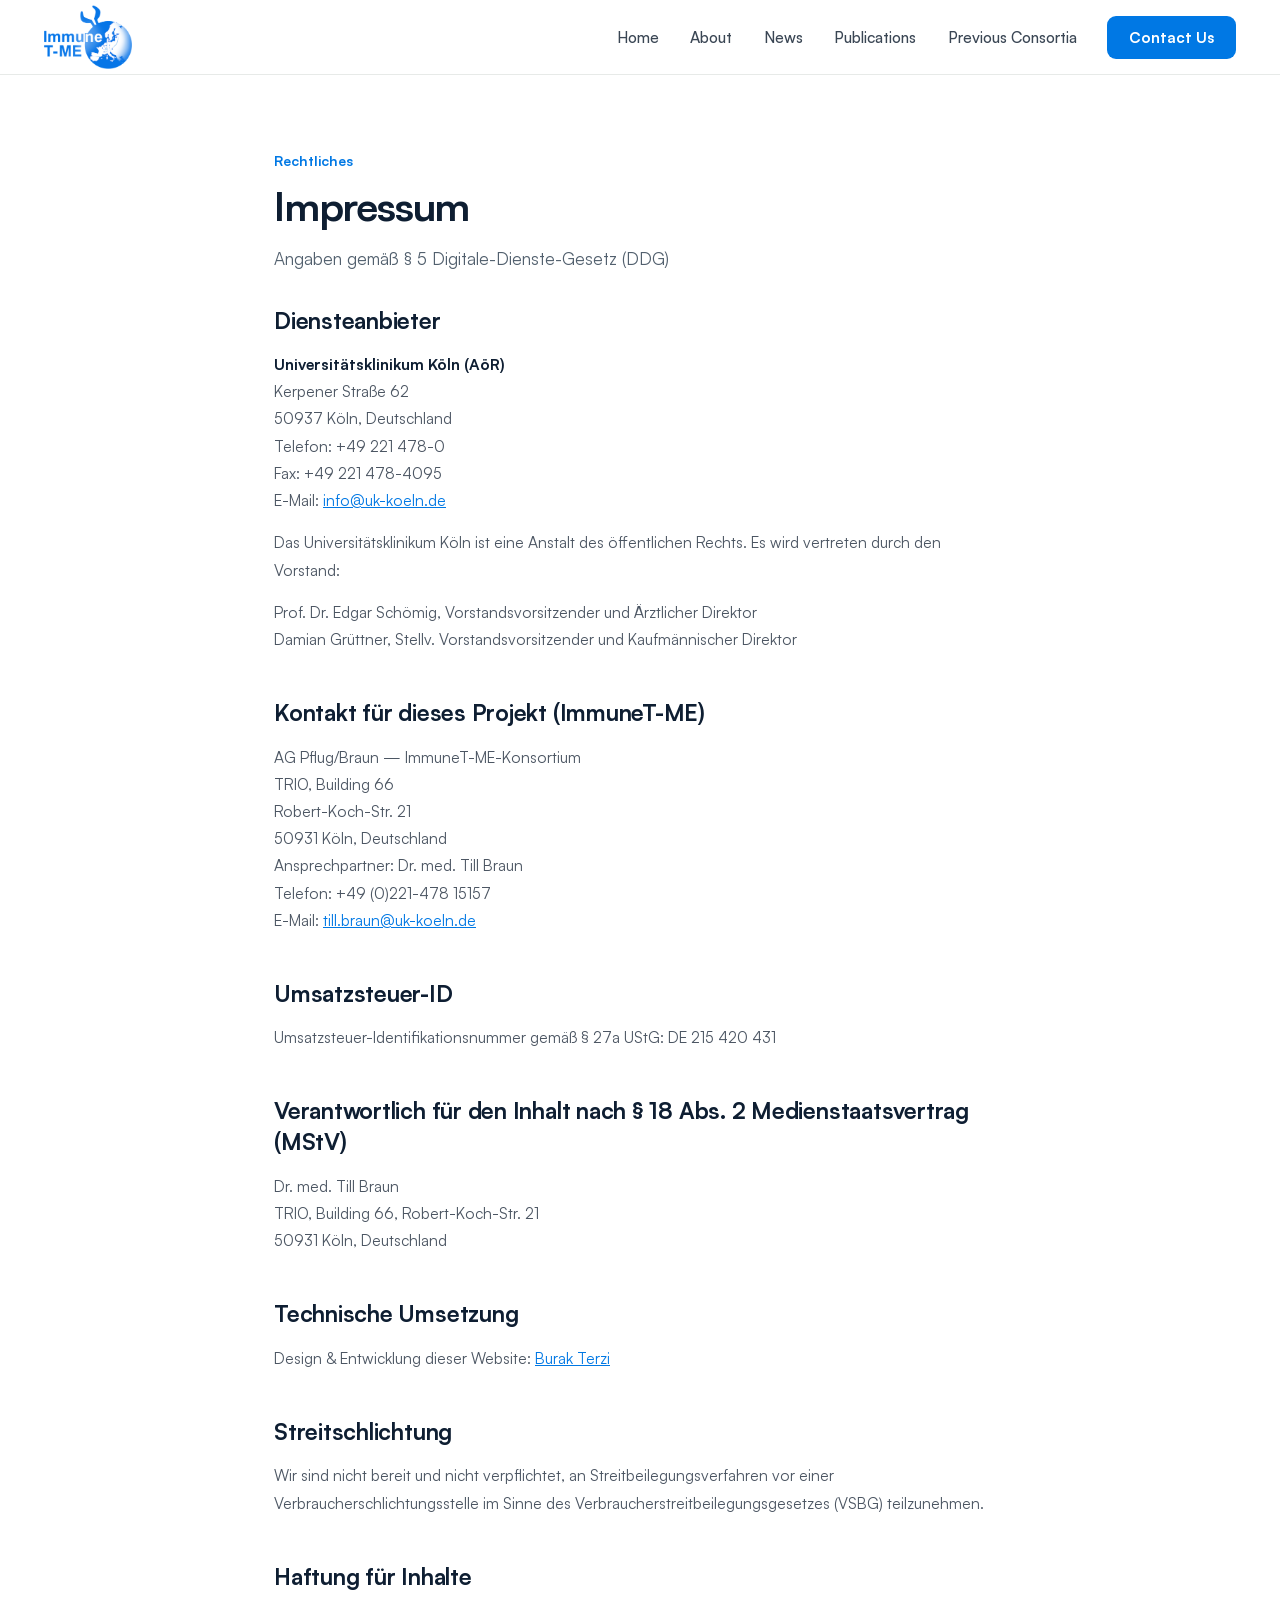
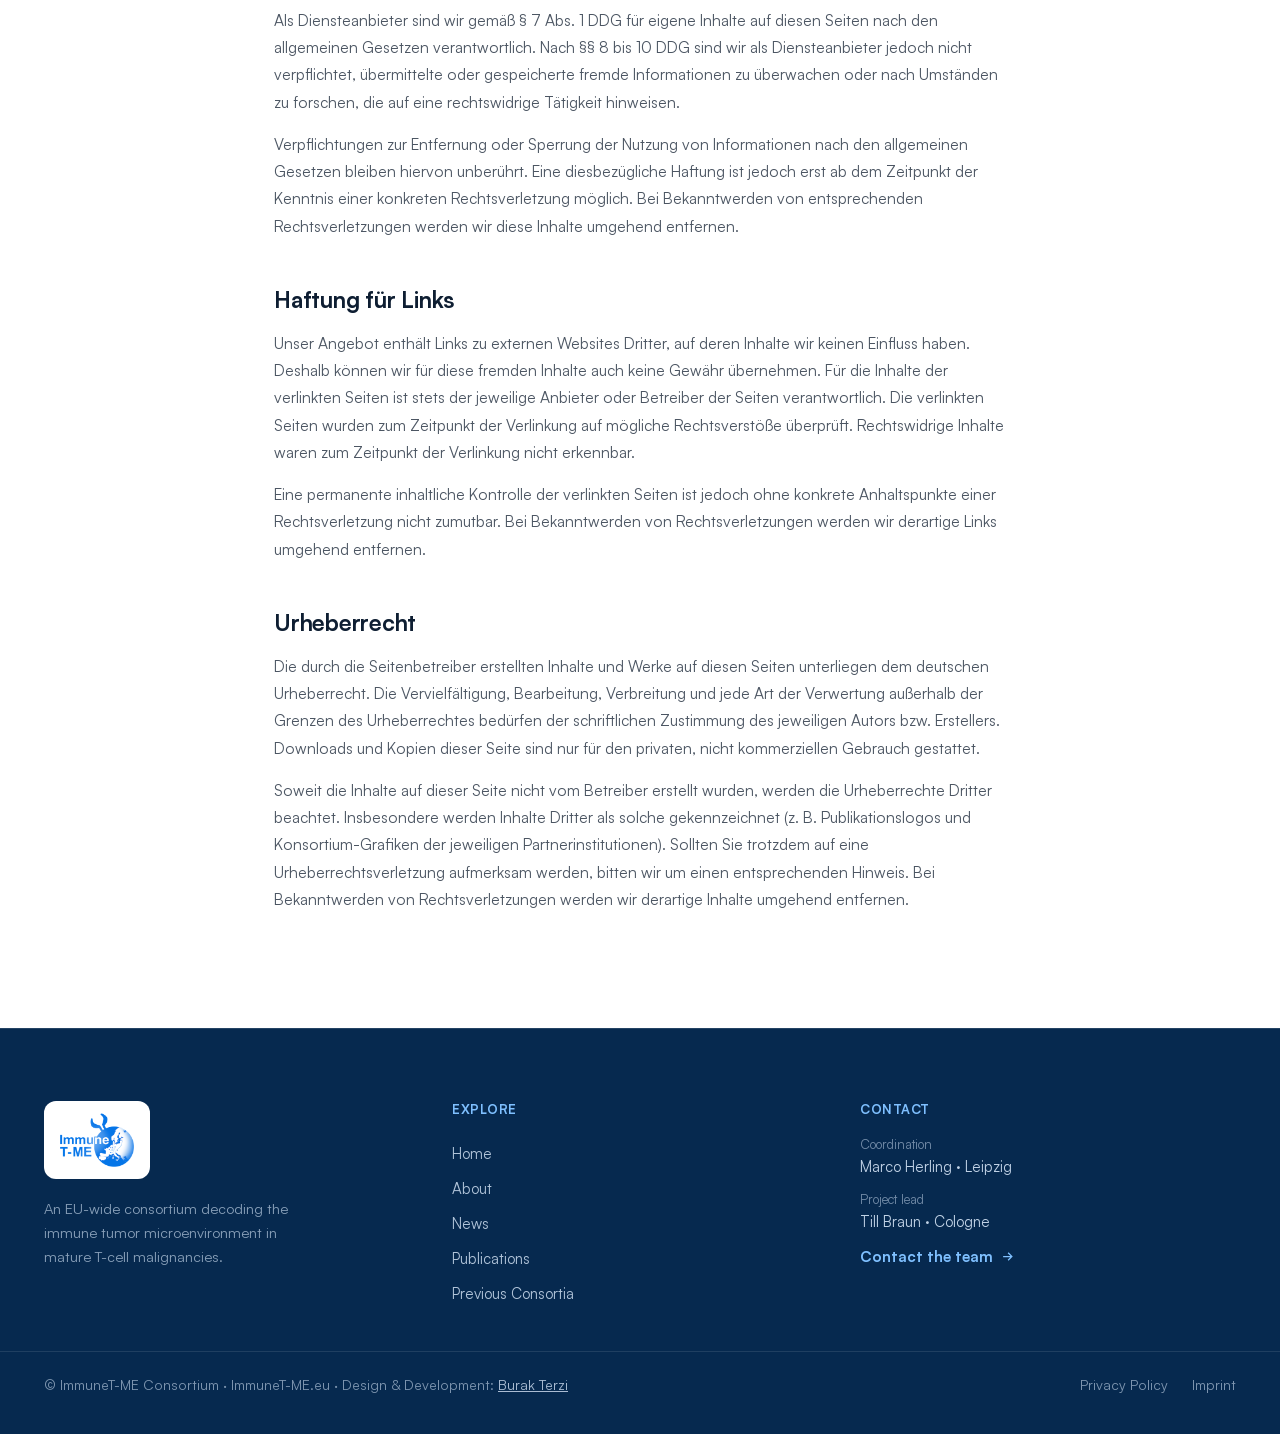
<file: impressum.html>
<!DOCTYPE html>
<html lang="de">
<head>
  <meta charset="utf-8">
  <meta name="viewport" content="width=device-width, initial-scale=1">
  <title>Impressum — ImmuneT-ME</title>
  <meta name="description" content="Impressum der ImmuneT-ME-Website gemäß § 5 DDG.">
  <meta name="robots" content="noindex, follow">

  <link rel="icon" href="/favicon.ico" sizes="any">
  <link rel="icon" type="image/png" sizes="16x16" href="/assets/icons/favicon-16x16.png">
  <link rel="icon" type="image/png" sizes="32x32" href="/assets/icons/favicon-32x32.png">
  <link rel="icon" type="image/png" sizes="48x48" href="/assets/icons/favicon-48x48.png">
  <link rel="apple-touch-icon" sizes="180x180" href="/assets/icons/apple-touch-icon.png">
  <link rel="manifest" href="/site.webmanifest">
  <meta name="theme-color" content="#06294F">

  <link rel="stylesheet" href="assets/fonts/fonts.css">
  <link rel="stylesheet" href="style.css">
  <style>
    .legal p, .legal li { font-size: 15.5px; line-height: 1.75; color: #4C5663; }
    .legal h2 { font-weight: 700; font-size: clamp(19px,2vw,23px); letter-spacing: -.01em; color: #0E1E32; margin: 44px 0 14px; }
    .legal h2:first-child { margin-top: 0; }
    .legal h3 { font-weight: 700; font-size: 16.5px; color: #0E1E32; margin: 22px 0 8px; }
    .legal strong { color: #0E1E32; }
    .legal a { color: #0078E4; }
    .legal ul { margin: 10px 0; padding-left: 22px; }
    .legal .placeholder { background: #FFF7E0; border: 1px solid #F3E2A9; border-radius: 8px; padding: 10px 14px; color: #8A6D1D; font-size: 14px; }
  </style>
</head>
<body>

<!-- ═══ NAV ═══ -->
<header class="nav">
  <div class="nav-inner">
    <a href="index.html" class="nav-logo"><img src="assets/brand/logo.png" alt="ImmuneT-ME"></a>
    <nav class="nav-links">
      <a href="index.html">Home</a>
      <a href="about.html">About</a>
      <a href="news.html">News</a>
      <a href="publications.html">Publications</a>
      <a href="previous-consortia.html">Previous Consortia</a>
      <a href="contact.html" class="nav-cta">Contact Us</a>
    </nav>
    <button class="nav-burger" id="burger" aria-label="Toggle menu" aria-expanded="false">
      <svg width="20" height="20" viewBox="0 0 24 24" fill="none" stroke="currentColor" stroke-width="2"><path d="M4 7h16M4 12h16M4 17h16"/></svg>
    </button>
  </div>
  <div class="nav-mobile" id="mobile-menu">
    <a href="index.html">Home</a>
    <a href="about.html">About</a>
    <a href="news.html">News</a>
    <a href="publications.html">Publications</a>
    <a href="previous-consortia.html">Previous Consortia</a>
    <a href="contact.html" class="nav-cta">Contact Us</a>
  </div>
</header>

<!-- ═══ HEADER ═══ -->
<section style="background:#fff;">
  <div style="max-width:820px; margin:0 auto; padding:clamp(48px,6vw,88px) clamp(20px,4vw,44px) clamp(20px,3vw,32px);">
    <div style="font-size:14px; font-weight:600; color:#0078E4;">Rechtliches</div>
    <h1 style="font-weight:700; font-size:clamp(27px,3.2vw,40px); letter-spacing:-.03em; line-height:1.02; margin:16px 0 0;">Impressum</h1>
    <p style="font-size:clamp(15px,1.5vw,17px); line-height:1.65; color:#52606E; margin:18px 0 0;">Angaben gemäß § 5 Digitale-Dienste-Gesetz (DDG)</p>
  </div>
</section>

<!-- ═══ CONTENT ═══ -->
<section style="background:#fff;">
  <div class="legal" style="max-width:820px; margin:0 auto; padding:0 clamp(20px,4vw,44px) clamp(64px,8vw,100px);">

    <h2>Diensteanbieter</h2>
    <p>
      <strong>Universitätsklinikum Köln (AöR)</strong><br>
      Kerpener Straße 62<br>
      50937 Köln, Deutschland<br>
      Telefon: +49 221 478-0<br>
      Fax: +49 221 478-4095<br>
      E-Mail: <a href="mailto:info@uk-koeln.de">info@uk-koeln.de</a>
    </p>
    <p>Das Universitätsklinikum Köln ist eine Anstalt des öffentlichen Rechts. Es wird vertreten durch den Vorstand:</p>
    <p>
      Prof. Dr. Edgar Schömig, Vorstandsvorsitzender und Ärztlicher Direktor<br>
      Damian Grüttner, Stellv. Vorstandsvorsitzender und Kaufmännischer Direktor
    </p>

    <h2>Kontakt für dieses Projekt (ImmuneT-ME)</h2>
    <p>
      AG Pflug/Braun — ImmuneT-ME-Konsortium<br>
      TRIO, Building 66<br>
      Robert-Koch-Str. 21<br>
      50931 Köln, Deutschland<br>
      Ansprechpartner: Dr. med. Till Braun<br>
      Telefon: +49 (0)221-478 15157<br>
      E-Mail: <a href="mailto:till.braun@uk-koeln.de">till.braun@uk-koeln.de</a>
    </p>

    <h2>Umsatzsteuer-ID</h2>
    <p>Umsatzsteuer-Identifikationsnummer gemäß § 27a UStG: DE 215 420 431</p>

    <h2>Verantwortlich für den Inhalt nach § 18 Abs. 2 Medienstaatsvertrag (MStV)</h2>
    <p>
      Dr. med. Till Braun<br>
      TRIO, Building 66, Robert-Koch-Str. 21<br>
      50931 Köln, Deutschland
    </p>

    <h2>Technische Umsetzung</h2>
    <p>Design &amp; Entwicklung dieser Website: <a href="https://burakterzi.de" target="_blank" rel="noopener">Burak Terzi</a></p>

    <h2>Streitschlichtung</h2>
    <p>Wir sind nicht bereit und nicht verpflichtet, an Streitbeilegungsverfahren vor einer Verbraucherschlichtungsstelle im Sinne des Verbraucherstreitbeilegungsgesetzes (VSBG) teilzunehmen.</p>

    <h2>Haftung für Inhalte</h2>
    <p>Als Diensteanbieter sind wir gemäß § 7 Abs. 1 DDG für eigene Inhalte auf diesen Seiten nach den allgemeinen Gesetzen verantwortlich. Nach §§ 8 bis 10 DDG sind wir als Diensteanbieter jedoch nicht verpflichtet, übermittelte oder gespeicherte fremde Informationen zu überwachen oder nach Umständen zu forschen, die auf eine rechtswidrige Tätigkeit hinweisen.</p>
    <p>Verpflichtungen zur Entfernung oder Sperrung der Nutzung von Informationen nach den allgemeinen Gesetzen bleiben hiervon unberührt. Eine diesbezügliche Haftung ist jedoch erst ab dem Zeitpunkt der Kenntnis einer konkreten Rechtsverletzung möglich. Bei Bekanntwerden von entsprechenden Rechtsverletzungen werden wir diese Inhalte umgehend entfernen.</p>

    <h2>Haftung für Links</h2>
    <p>Unser Angebot enthält Links zu externen Websites Dritter, auf deren Inhalte wir keinen Einfluss haben. Deshalb können wir für diese fremden Inhalte auch keine Gewähr übernehmen. Für die Inhalte der verlinkten Seiten ist stets der jeweilige Anbieter oder Betreiber der Seiten verantwortlich. Die verlinkten Seiten wurden zum Zeitpunkt der Verlinkung auf mögliche Rechtsverstöße überprüft. Rechtswidrige Inhalte waren zum Zeitpunkt der Verlinkung nicht erkennbar.</p>
    <p>Eine permanente inhaltliche Kontrolle der verlinkten Seiten ist jedoch ohne konkrete Anhaltspunkte einer Rechtsverletzung nicht zumutbar. Bei Bekanntwerden von Rechtsverletzungen werden wir derartige Links umgehend entfernen.</p>

    <h2>Urheberrecht</h2>
    <p>Die durch die Seitenbetreiber erstellten Inhalte und Werke auf diesen Seiten unterliegen dem deutschen Urheberrecht. Die Vervielfältigung, Bearbeitung, Verbreitung und jede Art der Verwertung außerhalb der Grenzen des Urheberrechtes bedürfen der schriftlichen Zustimmung des jeweiligen Autors bzw. Erstellers. Downloads und Kopien dieser Seite sind nur für den privaten, nicht kommerziellen Gebrauch gestattet.</p>
    <p>Soweit die Inhalte auf dieser Seite nicht vom Betreiber erstellt wurden, werden die Urheberrechte Dritter beachtet. Insbesondere werden Inhalte Dritter als solche gekennzeichnet (z. B. Publikationslogos und Konsortium-Grafiken der jeweiligen Partnerinstitutionen). Sollten Sie trotzdem auf eine Urheberrechtsverletzung aufmerksam werden, bitten wir um einen entsprechenden Hinweis. Bei Bekanntwerden von Rechtsverletzungen werden wir derartige Inhalte umgehend entfernen.</p>

  </div>
</section>

<!-- ═══ FOOTER ═══ -->
<footer class="footer">
  <div style="max-width:1280px; margin:0 auto; height:1px; background:rgba(255,255,255,.12);"></div>
  <div class="footer-inner">
    <div style="min-width:240px;">
      <div style="display:inline-flex; align-items:center; background:#fff; border-radius:12px; padding:12px 16px;">
        <img src="assets/brand/logo.png" alt="ImmuneT-ME" style="height:54px; width:auto; display:block;">
      </div>
      <p style="font-size:14.5px; line-height:1.65; color:rgba(224,238,255,.6); margin:18px 0 0; max-width:280px;">An EU-wide consortium decoding the immune tumor microenvironment in mature T-cell malignancies.</p>
    </div>
    <div>
      <div style="font-size:13px; letter-spacing:.04em; text-transform:uppercase; color:#7FC0FF; font-weight:600; margin-bottom:18px;">Explore</div>
      <a href="index.html" class="footer-nav-link">Home</a>
      <a href="about.html" class="footer-nav-link">About</a>
      <a href="news.html" class="footer-nav-link">News</a>
      <a href="publications.html" class="footer-nav-link">Publications</a>
      <a href="previous-consortia.html" class="footer-nav-link">Previous Consortia</a>
    </div>
    <div>
      <div style="font-size:13px; letter-spacing:.04em; text-transform:uppercase; color:#7FC0FF; font-weight:600; margin-bottom:18px;">Contact</div>
      <div style="font-size:13px; color:rgba(224,238,255,.5);">Coordination</div>
      <div style="font-size:15px; color:rgba(224,238,255,.85); margin-top:3px;">Marco Herling · Leipzig</div>
      <div style="font-size:13px; color:rgba(224,238,255,.5); margin-top:14px;">Project lead</div>
      <div style="font-size:15px; color:rgba(224,238,255,.85); margin-top:3px;">Till Braun · Cologne</div>
      <a href="contact.html" class="footer-contact-link">Contact the team <svg width="15" height="15" viewBox="0 0 24 24" fill="none" stroke="currentColor" stroke-width="2"><path d="M5 12h14M13 6l6 6-6 6"/></svg></a>
    </div>
  </div>
  <div style="max-width:1280px; margin:0 auto; height:1px; background:rgba(255,255,255,.1);"></div>
  <div style="max-width:1280px; margin:0 auto; padding:24px clamp(20px,4vw,44px) 40px; display:flex; flex-wrap:wrap; align-items:center; justify-content:space-between; gap:14px;">
    <div style="font-size:14px; color:rgba(224,238,255,.55);">© ImmuneT-ME Consortium · ImmuneT-ME.eu · Design &amp; Development: <a href="https://burakterzi.de" target="_blank" rel="noopener" style="color:rgba(224,238,255,.75); text-decoration:underline;">Burak Terzi</a></div>
    <div style="display:flex; gap:24px; align-items:center;">
      <a href="datenschutz.html" class="footer-meta-link">Privacy Policy</a>
      <a href="impressum.html" class="footer-meta-link">Imprint</a>
    </div>
  </div>
</footer>

<script>
  const burger = document.getElementById('burger');
  const menu = document.getElementById('mobile-menu');
  burger.addEventListener('click', () => { const o = menu.classList.toggle('open'); burger.setAttribute('aria-expanded', o); });
</script>
</body>
</html>
</file>
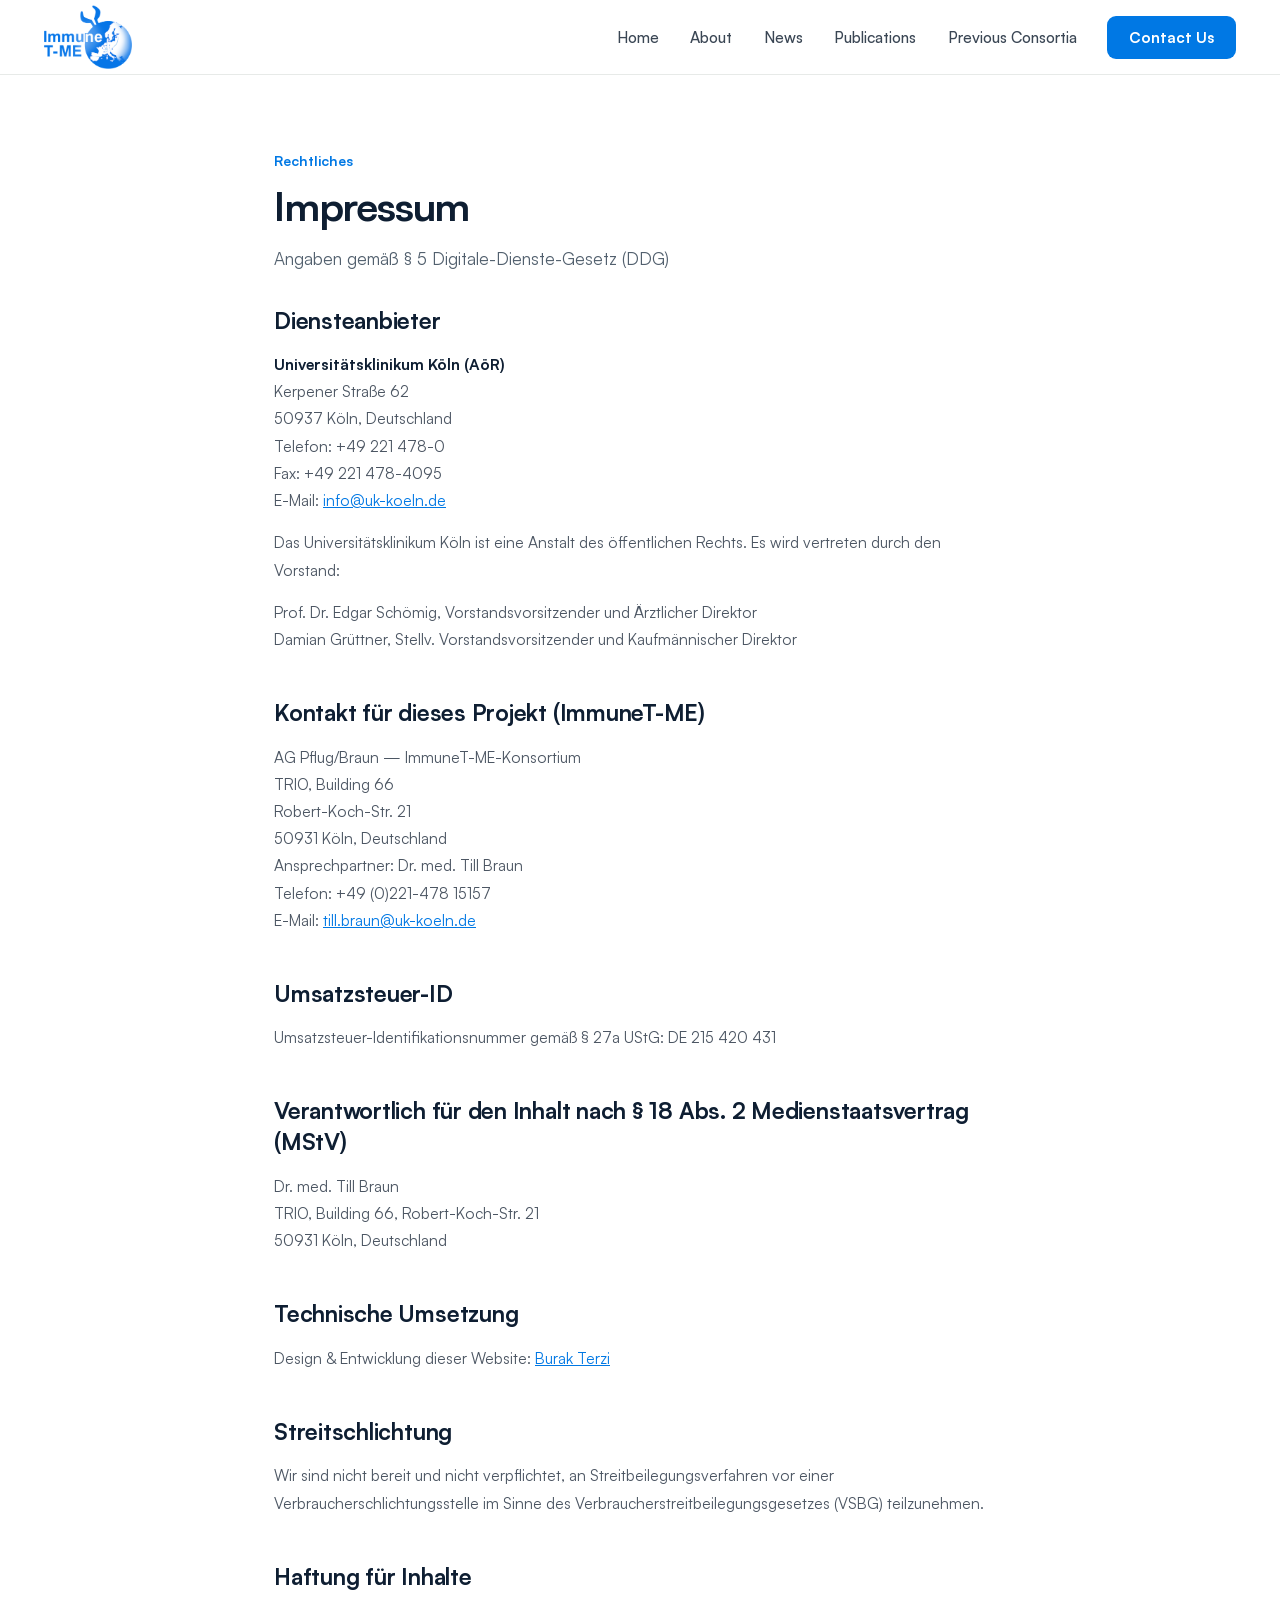
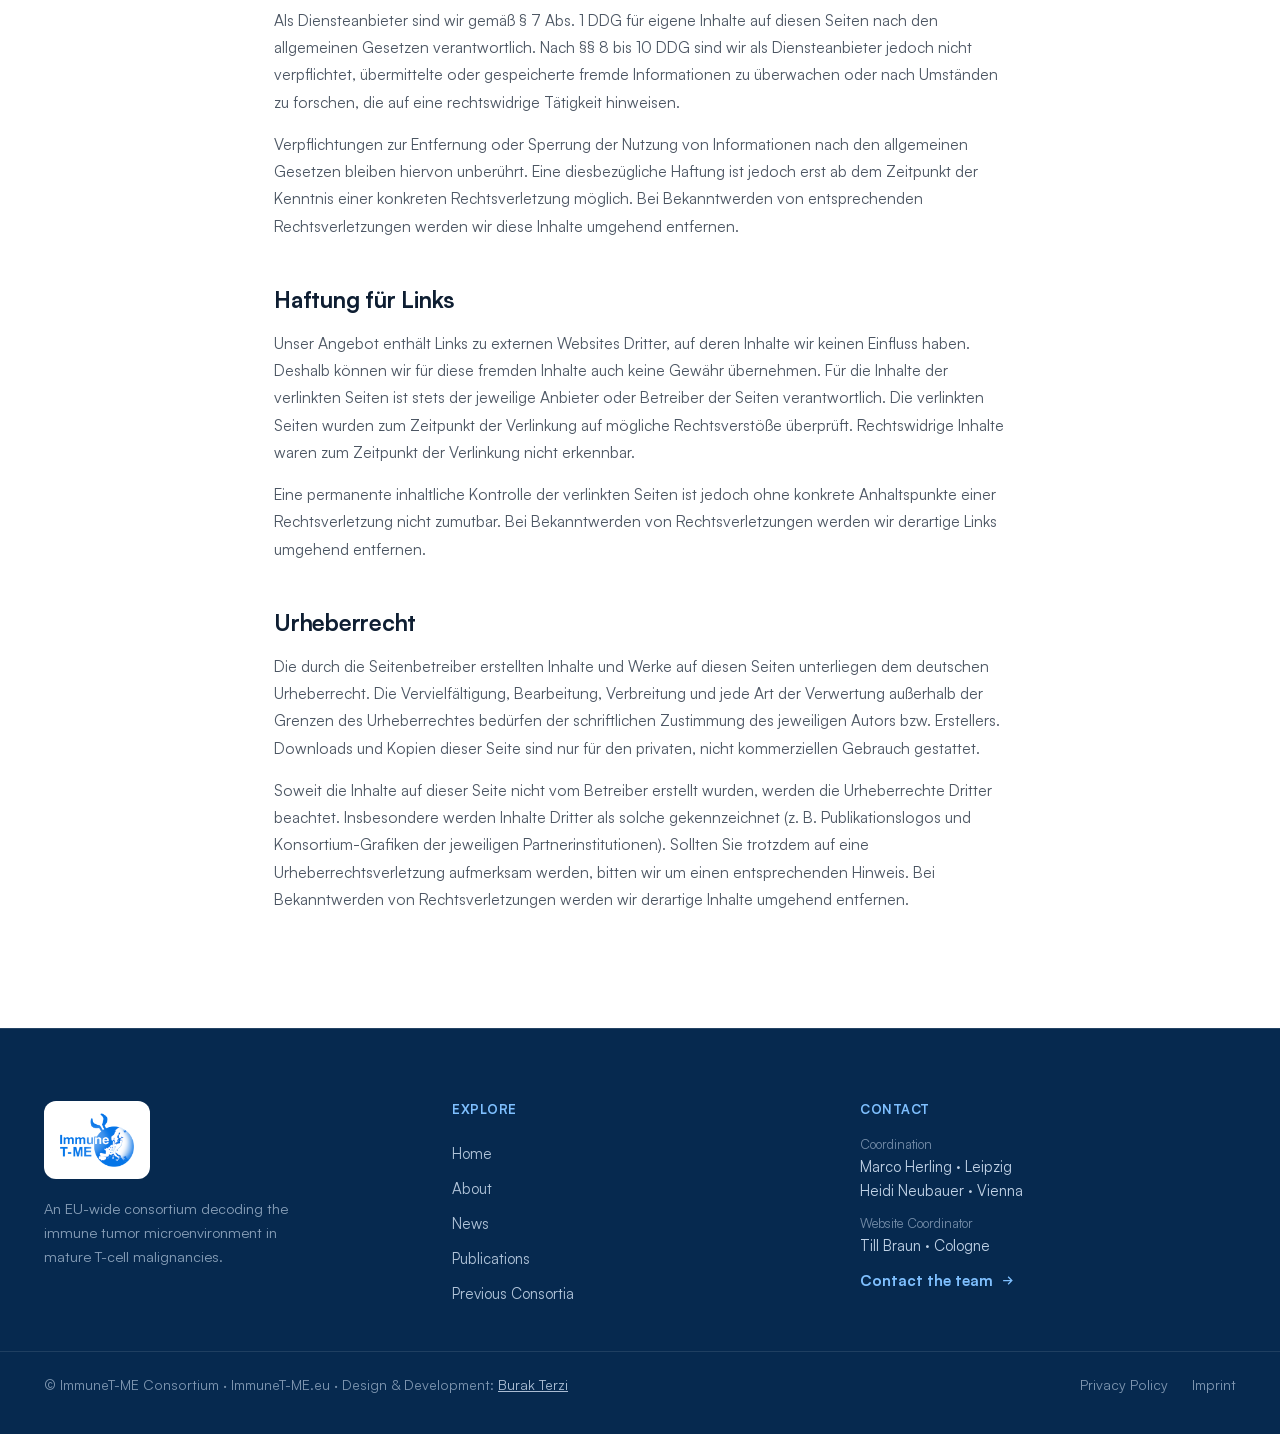
<file: imprint.html>
<!DOCTYPE html>
<html lang="de">
<head>
  <script type="text/javascript" charset="UTF-8" src="//cdn.cookie-script.com/s/d2fe06803db97046d8be013764a89680.js"></script>
  <meta charset="utf-8">
  <meta name="viewport" content="width=device-width, initial-scale=1">
  <title>Impressum — ImmuneT-ME</title>
  <meta name="description" content="Impressum der ImmuneT-ME-Website gemäß § 5 DDG.">
  <meta name="robots" content="noindex, follow">

  <link rel="icon" href="/favicon.ico" sizes="any">
  <link rel="icon" type="image/png" sizes="16x16" href="/assets/icons/favicon-16x16.png">
  <link rel="icon" type="image/png" sizes="32x32" href="/assets/icons/favicon-32x32.png">
  <link rel="icon" type="image/png" sizes="48x48" href="/assets/icons/favicon-48x48.png">
  <link rel="apple-touch-icon" sizes="180x180" href="/assets/icons/apple-touch-icon.png">
  <link rel="manifest" href="/site.webmanifest">
  <meta name="theme-color" content="#06294F">

  <link rel="stylesheet" href="assets/fonts/fonts.css">
  <link rel="stylesheet" href="style.css">
  <style>
    .legal p, .legal li { font-size: 15.5px; line-height: 1.75; color: #4C5663; }
    .legal h2 { font-weight: 700; font-size: clamp(19px,2vw,23px); letter-spacing: -.01em; color: #0E1E32; margin: 44px 0 14px; }
    .legal h2:first-child { margin-top: 0; }
    .legal h3 { font-weight: 700; font-size: 16.5px; color: #0E1E32; margin: 22px 0 8px; }
    .legal strong { color: #0E1E32; }
    .legal a { color: #0078E4; }
    .legal ul { margin: 10px 0; padding-left: 22px; }
    .legal .placeholder { background: #FFF7E0; border: 1px solid #F3E2A9; border-radius: 8px; padding: 10px 14px; color: #8A6D1D; font-size: 14px; }
  </style>
</head>
<body>

<!-- ═══ NAV ═══ -->
<header class="nav">
  <div class="nav-inner">
    <a href="/" class="nav-logo"><img src="assets/brand/logo.png" alt="ImmuneT-ME"></a>
    <nav class="nav-links">
      <a href="/">Home</a>
      <a href="about">About</a>
      <a href="news">News</a>
      <a href="publications">Publications</a>
      <a href="previous-consortia">Previous Consortia</a>
      <a href="contact" class="nav-cta">Contact Us</a>
    </nav>
    <button class="nav-burger" id="burger" aria-label="Toggle menu" aria-expanded="false">
      <svg width="20" height="20" viewBox="0 0 24 24" fill="none" stroke="currentColor" stroke-width="2"><path d="M4 7h16M4 12h16M4 17h16"/></svg>
    </button>
  </div>
  <div class="nav-mobile" id="mobile-menu">
    <a href="/">Home</a>
    <a href="about">About</a>
    <a href="news">News</a>
    <a href="publications">Publications</a>
    <a href="previous-consortia">Previous Consortia</a>
    <a href="contact" class="nav-cta">Contact Us</a>
  </div>
</header>

<!-- ═══ HEADER ═══ -->
<section style="background:#fff;">
  <div style="max-width:820px; margin:0 auto; padding:clamp(48px,6vw,88px) clamp(20px,4vw,44px) clamp(20px,3vw,32px);">
    <div style="font-size:14px; font-weight:600; color:#0078E4;">Rechtliches</div>
    <h1 style="font-weight:700; font-size:clamp(27px,3.2vw,40px); letter-spacing:-.03em; line-height:1.02; margin:16px 0 0;">Impressum</h1>
    <p style="font-size:clamp(15px,1.5vw,17px); line-height:1.65; color:#52606E; margin:18px 0 0;">Angaben gemäß § 5 Digitale-Dienste-Gesetz (DDG)</p>
  </div>
</section>

<!-- ═══ CONTENT ═══ -->
<section style="background:#fff;">
  <div class="legal" style="max-width:820px; margin:0 auto; padding:0 clamp(20px,4vw,44px) clamp(64px,8vw,100px);">

    <h2>Diensteanbieter</h2>
    <p>
      <strong>Universitätsklinikum Köln (AöR)</strong><br>
      Kerpener Straße 62<br>
      50937 Köln, Deutschland<br>
      Telefon: +49 221 478-0<br>
      Fax: +49 221 478-4095<br>
      E-Mail: <a href="mailto:info@uk-koeln.de">info@uk-koeln.de</a>
    </p>
    <p>Das Universitätsklinikum Köln ist eine Anstalt des öffentlichen Rechts. Es wird vertreten durch den Vorstand:</p>
    <p>
      Prof. Dr. Edgar Schömig, Vorstandsvorsitzender und Ärztlicher Direktor<br>
      Damian Grüttner, Stellv. Vorstandsvorsitzender und Kaufmännischer Direktor
    </p>

    <h2>Kontakt für dieses Projekt (ImmuneT-ME)</h2>
    <p>
      AG Pflug/Braun — ImmuneT-ME-Konsortium<br>
      TRIO, Building 66<br>
      Robert-Koch-Str. 21<br>
      50931 Köln, Deutschland<br>
      Ansprechpartner: Dr. med. Till Braun<br>
      Telefon: +49 (0)221-478 15157<br>
      E-Mail: <a href="mailto:till.braun@uk-koeln.de">till.braun@uk-koeln.de</a>
    </p>

    <h2>Umsatzsteuer-ID</h2>
    <p>Umsatzsteuer-Identifikationsnummer gemäß § 27a UStG: DE 215 420 431</p>

    <h2>Verantwortlich für den Inhalt nach § 18 Abs. 2 Medienstaatsvertrag (MStV)</h2>
    <p>
      Dr. med. Till Braun<br>
      TRIO, Building 66, Robert-Koch-Str. 21<br>
      50931 Köln, Deutschland
    </p>

    <h2>Technische Umsetzung</h2>
    <p>Design &amp; Entwicklung dieser Website: <a href="https://burakterzi.de" target="_blank" rel="noopener">Burak Terzi</a></p>

    <h2>Streitschlichtung</h2>
    <p>Wir sind nicht bereit und nicht verpflichtet, an Streitbeilegungsverfahren vor einer Verbraucherschlichtungsstelle im Sinne des Verbraucherstreitbeilegungsgesetzes (VSBG) teilzunehmen.</p>

    <h2>Haftung für Inhalte</h2>
    <p>Als Diensteanbieter sind wir gemäß § 7 Abs. 1 DDG für eigene Inhalte auf diesen Seiten nach den allgemeinen Gesetzen verantwortlich. Nach §§ 8 bis 10 DDG sind wir als Diensteanbieter jedoch nicht verpflichtet, übermittelte oder gespeicherte fremde Informationen zu überwachen oder nach Umständen zu forschen, die auf eine rechtswidrige Tätigkeit hinweisen.</p>
    <p>Verpflichtungen zur Entfernung oder Sperrung der Nutzung von Informationen nach den allgemeinen Gesetzen bleiben hiervon unberührt. Eine diesbezügliche Haftung ist jedoch erst ab dem Zeitpunkt der Kenntnis einer konkreten Rechtsverletzung möglich. Bei Bekanntwerden von entsprechenden Rechtsverletzungen werden wir diese Inhalte umgehend entfernen.</p>

    <h2>Haftung für Links</h2>
    <p>Unser Angebot enthält Links zu externen Websites Dritter, auf deren Inhalte wir keinen Einfluss haben. Deshalb können wir für diese fremden Inhalte auch keine Gewähr übernehmen. Für die Inhalte der verlinkten Seiten ist stets der jeweilige Anbieter oder Betreiber der Seiten verantwortlich. Die verlinkten Seiten wurden zum Zeitpunkt der Verlinkung auf mögliche Rechtsverstöße überprüft. Rechtswidrige Inhalte waren zum Zeitpunkt der Verlinkung nicht erkennbar.</p>
    <p>Eine permanente inhaltliche Kontrolle der verlinkten Seiten ist jedoch ohne konkrete Anhaltspunkte einer Rechtsverletzung nicht zumutbar. Bei Bekanntwerden von Rechtsverletzungen werden wir derartige Links umgehend entfernen.</p>

    <h2>Urheberrecht</h2>
    <p>Die durch die Seitenbetreiber erstellten Inhalte und Werke auf diesen Seiten unterliegen dem deutschen Urheberrecht. Die Vervielfältigung, Bearbeitung, Verbreitung und jede Art der Verwertung außerhalb der Grenzen des Urheberrechtes bedürfen der schriftlichen Zustimmung des jeweiligen Autors bzw. Erstellers. Downloads und Kopien dieser Seite sind nur für den privaten, nicht kommerziellen Gebrauch gestattet.</p>
    <p>Soweit die Inhalte auf dieser Seite nicht vom Betreiber erstellt wurden, werden die Urheberrechte Dritter beachtet. Insbesondere werden Inhalte Dritter als solche gekennzeichnet (z. B. Publikationslogos und Konsortium-Grafiken der jeweiligen Partnerinstitutionen). Sollten Sie trotzdem auf eine Urheberrechtsverletzung aufmerksam werden, bitten wir um einen entsprechenden Hinweis. Bei Bekanntwerden von Rechtsverletzungen werden wir derartige Inhalte umgehend entfernen.</p>

  </div>
</section>

<!-- ═══ FOOTER ═══ -->
<footer class="footer">
  <div style="max-width:1280px; margin:0 auto; height:1px; background:rgba(255,255,255,.12);"></div>
  <div class="footer-inner">
    <div style="min-width:240px;">
      <div style="display:inline-flex; align-items:center; background:#fff; border-radius:12px; padding:12px 16px;">
        <img src="assets/brand/logo.png" alt="ImmuneT-ME" style="height:54px; width:auto; display:block;">
      </div>
      <p style="font-size:14.5px; line-height:1.65; color:rgba(224,238,255,.6); margin:18px 0 0; max-width:280px;">An EU-wide consortium decoding the immune tumor microenvironment in mature T-cell malignancies.</p>
    </div>
    <div>
      <div style="font-size:13px; letter-spacing:.04em; text-transform:uppercase; color:#7FC0FF; font-weight:600; margin-bottom:18px;">Explore</div>
      <a href="/" class="footer-nav-link">Home</a>
      <a href="about" class="footer-nav-link">About</a>
      <a href="news" class="footer-nav-link">News</a>
      <a href="publications" class="footer-nav-link">Publications</a>
      <a href="previous-consortia" class="footer-nav-link">Previous Consortia</a>
    </div>
    <div>
      <div style="font-size:13px; letter-spacing:.04em; text-transform:uppercase; color:#7FC0FF; font-weight:600; margin-bottom:18px;">Contact</div>
      <div style="font-size:13px; color:rgba(224,238,255,.5);">Coordination</div>
      <div style="font-size:15px; color:rgba(224,238,255,.85); margin-top:3px;">Marco Herling · Leipzig</div>
      <div style="font-size:15px; color:rgba(224,238,255,.85); margin-top:3px;">Heidi Neubauer · Vienna</div>
      <div style="font-size:13px; color:rgba(224,238,255,.5); margin-top:14px;">Website Coordinator</div>
      <div style="font-size:15px; color:rgba(224,238,255,.85); margin-top:3px;">Till Braun · Cologne</div>
      <a href="contact" class="footer-contact-link">Contact the team <svg width="15" height="15" viewBox="0 0 24 24" fill="none" stroke="currentColor" stroke-width="2"><path d="M5 12h14M13 6l6 6-6 6"/></svg></a>
    </div>
  </div>
  <div style="max-width:1280px; margin:0 auto; height:1px; background:rgba(255,255,255,.1);"></div>
  <div style="max-width:1280px; margin:0 auto; padding:24px clamp(20px,4vw,44px) 40px; display:flex; flex-wrap:wrap; align-items:center; justify-content:space-between; gap:14px;">
    <div style="font-size:14px; color:rgba(224,238,255,.55);">© ImmuneT-ME Consortium · ImmuneT-ME.eu · Design &amp; Development: <a href="https://burakterzi.de" target="_blank" rel="noopener" style="color:rgba(224,238,255,.75); text-decoration:underline;">Burak Terzi</a></div>
    <div style="display:flex; gap:24px; align-items:center;">
      <a href="privacy-policy" class="footer-meta-link">Privacy Policy</a>
      <a href="imprint" class="footer-meta-link">Imprint</a>
    </div>
  </div>
</footer>

<script>
  const burger = document.getElementById('burger');
  const menu = document.getElementById('mobile-menu');
  burger.addEventListener('click', () => { const o = menu.classList.toggle('open'); burger.setAttribute('aria-expanded', o); });
</script>
</body>
</html>
</file>
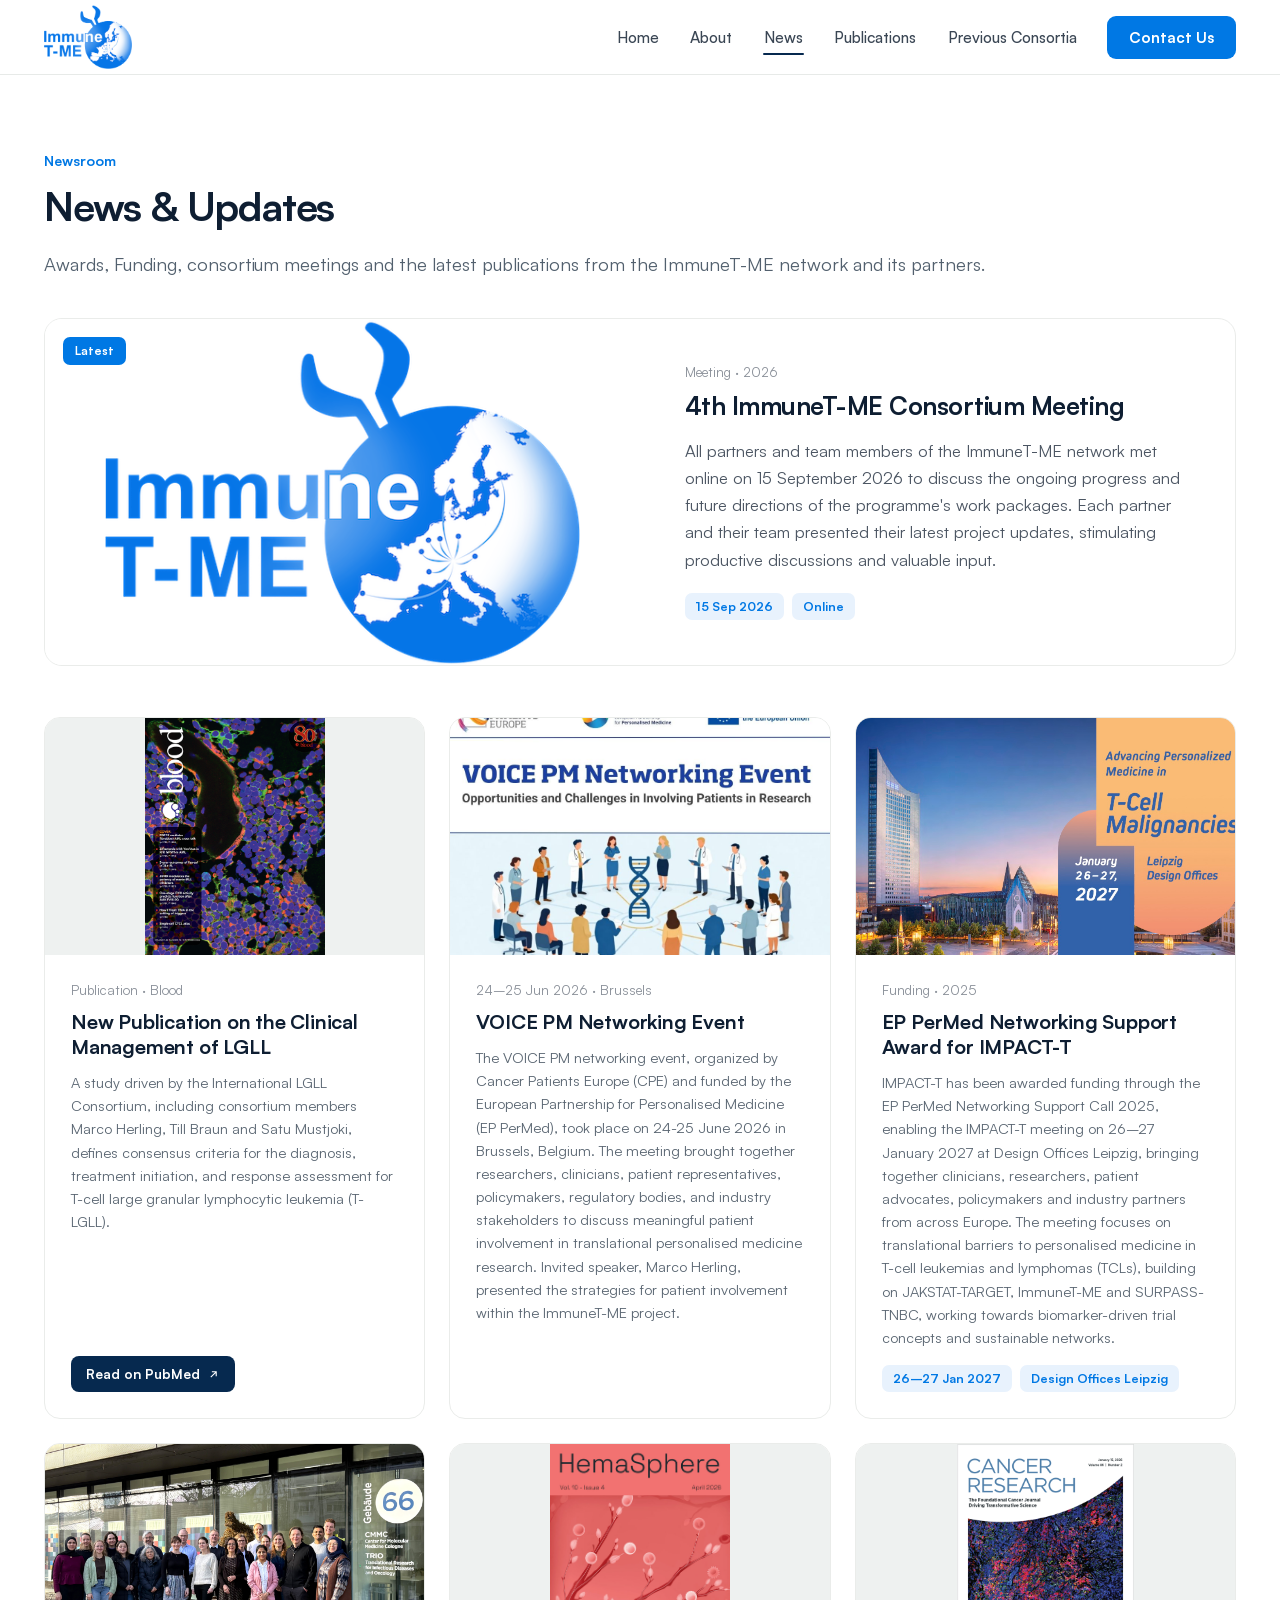
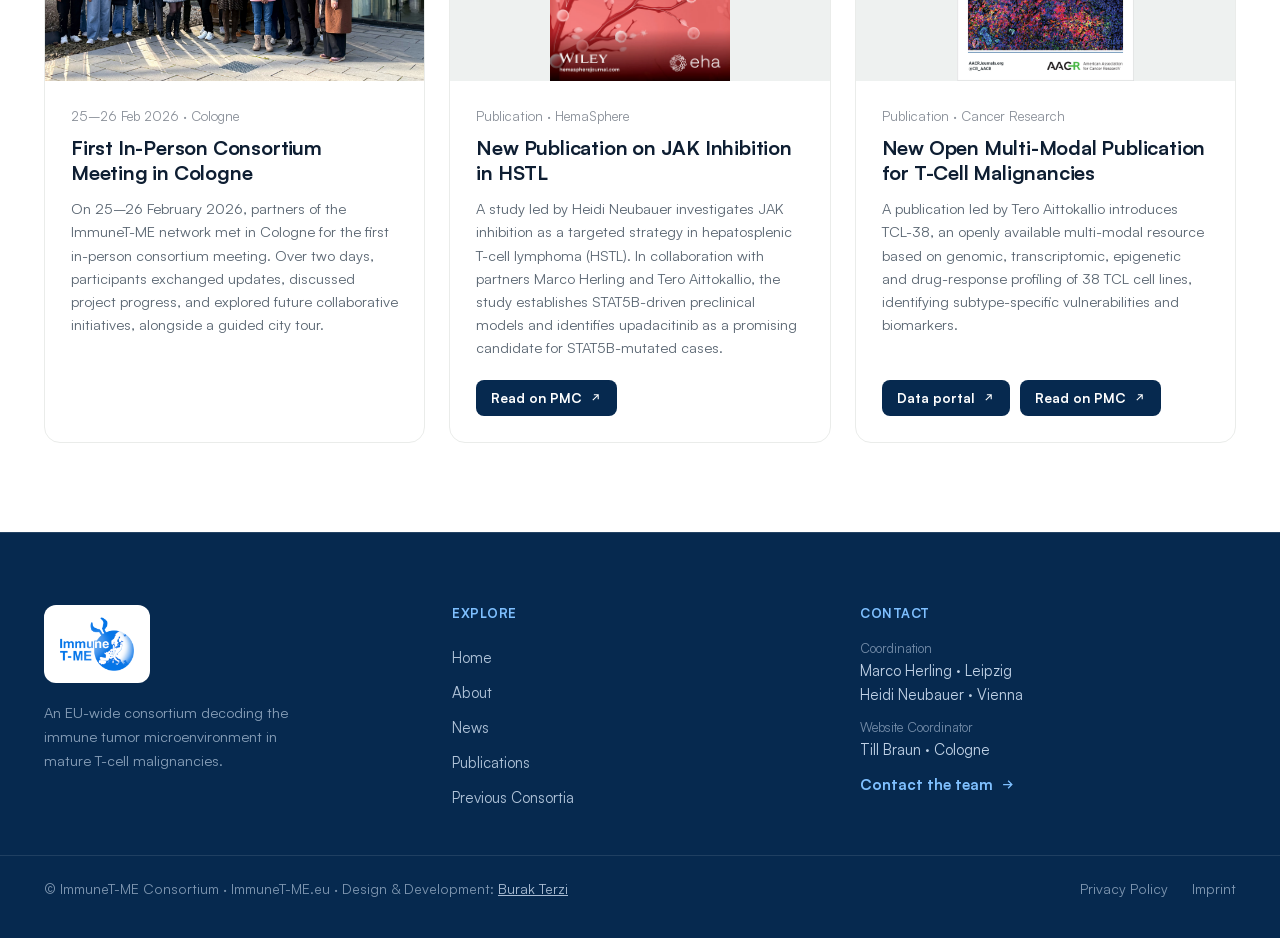
<file: news.html>
<!DOCTYPE html>
<html lang="en">
<head>
  <script type="text/javascript" charset="UTF-8" src="//cdn.cookie-script.com/s/d2fe06803db97046d8be013764a89680.js"></script>
  <meta charset="utf-8">
  <meta name="viewport" content="width=device-width, initial-scale=1">
  <title>News — ImmuneT-ME</title>
  <meta name="description" content="Latest news, awards, consortium meetings and publications from the ImmuneT-ME network and its partners.">
  <link rel="canonical" href="https://immunet-me.eu/news">

  <link rel="icon" href="/favicon.ico" sizes="any">
  <link rel="icon" type="image/png" sizes="16x16" href="/assets/icons/favicon-16x16.png">
  <link rel="icon" type="image/png" sizes="32x32" href="/assets/icons/favicon-32x32.png">
  <link rel="icon" type="image/png" sizes="48x48" href="/assets/icons/favicon-48x48.png">
  <link rel="apple-touch-icon" sizes="180x180" href="/assets/icons/apple-touch-icon.png">
  <link rel="manifest" href="/site.webmanifest">
  <meta name="theme-color" content="#06294F">

  <meta property="og:type" content="website">
  <meta property="og:site_name" content="ImmuneT-ME">
  <meta property="og:title" content="News — ImmuneT-ME">
  <meta property="og:description" content="Latest news, awards, consortium meetings and publications from the ImmuneT-ME network and its partners.">
  <meta property="og:url" content="https://immunet-me.eu/news">
  <meta property="og:image" content="https://immunet-me.eu/assets/brand/social-share.jpg">
  <meta name="twitter:card" content="summary_large_image">
  <meta name="twitter:title" content="News — ImmuneT-ME">
  <meta name="twitter:description" content="Latest news, awards, consortium meetings and publications from the ImmuneT-ME network and its partners.">
  <meta name="twitter:image" content="https://immunet-me.eu/assets/brand/social-share.jpg">
  <link rel="stylesheet" href="assets/fonts/fonts.css">
  <link rel="stylesheet" href="style.css">
</head>
<body>

<!-- ═══ NAV ═══ -->
<header class="nav">
  <div class="nav-inner">
    <a href="/" class="nav-logo"><img src="assets/brand/logo.png" alt="ImmuneT-ME"></a>
    <nav class="nav-links">
      <a href="/">Home</a>
      <a href="about">About</a>
      <a href="news" class="active">News</a>
      <a href="publications">Publications</a>
      <a href="previous-consortia">Previous Consortia</a>
      <a href="contact" class="nav-cta">Contact Us</a>
    </nav>
    <button class="nav-burger" id="burger" aria-label="Toggle menu" aria-expanded="false">
      <svg width="20" height="20" viewBox="0 0 24 24" fill="none" stroke="currentColor" stroke-width="2"><path d="M4 7h16M4 12h16M4 17h16"/></svg>
    </button>
  </div>
  <div class="nav-mobile" id="mobile-menu">
    <a href="/">Home</a>
    <a href="about">About</a>
    <a href="news">News</a>
    <a href="publications">Publications</a>
    <a href="previous-consortia">Previous Consortia</a>
    <a href="contact" class="nav-cta">Contact Us</a>
  </div>
</header>

<!-- ═══ HEADER ═══ -->
<section style="background:#fff;">
  <div style="max-width:1280px; margin:0 auto; padding:clamp(48px,6vw,88px) clamp(20px,4vw,44px) clamp(28px,3vw,40px);">
    <div style="font-size:14px; font-weight:600; color:#0078E4;">Newsroom</div>
    <h1 style="font-weight:700; font-size:clamp(27px,3.2vw,40px); letter-spacing:-.03em; line-height:1.02; margin:16px 0 0;">News &amp; Updates</h1>
    <p style="font-size:clamp(16px,1.6vw,18.5px); line-height:1.65; color:#52606E; margin:22px 0 0;">Awards, Funding, consortium meetings and the latest publications from the ImmuneT-ME network and its partners.</p>
  </div>
</section>

<!-- ═══ FEATURED ═══ -->
<section style="background:#fff;">
  <div style="max-width:1280px; margin:0 auto; padding:0 clamp(20px,4vw,44px) clamp(24px,3vw,40px);">
    <div class="ncard" style="display:grid; grid-template-columns:repeat(auto-fit,minmax(300px,1fr)); border:1px solid #EAECEA; border-radius:18px; overflow:hidden; background:#fff;">
      <div style="position:relative; min-height:300px; overflow:hidden; background:#fff;">
        <img src="assets/brand/logo.png" alt="ImmuneT-ME" style="position:absolute; inset:0; width:100%; height:100%; object-fit:contain; object-position:center; display:block;">
        <span style="position:absolute; top:18px; left:18px; background:#0078E4; color:#fff; font-size:12px; font-weight:700; padding:6px 12px; border-radius:7px;">Latest</span>
      </div>
      <div style="padding:clamp(28px,3.5vw,48px); display:flex; flex-direction:column; justify-content:center;">
        <div style="font-size:13.5px; color:#8A9099;">Meeting · 2026</div>
        <h2 style="font-weight:700; font-size:clamp(19px,2vw,25px); line-height:1.18; letter-spacing:-.02em; margin:10px 0 0;">4th ImmuneT-ME Consortium Meeting</h2>
        <p style="font-size:clamp(15px,1.5vw,16.5px); line-height:1.65; color:#4C5663; margin:16px 0 0;">All partners and team members of the ImmuneT-ME network met online on 15 September 2026 to discuss the ongoing progress and future directions of the programme's work packages. Each partner and their team presented their latest project updates, stimulating productive discussions and valuable input.</p>
        <div style="display:flex; flex-wrap:wrap; gap:8px; margin-top:20px;">
          <span style="font-size:12.5px; font-weight:600; color:#0078E4; background:#E8F2FD; padding:5px 11px; border-radius:7px;">15 Sep 2026</span>
          <span style="font-size:12.5px; font-weight:600; color:#0078E4; background:#E8F2FD; padding:5px 11px; border-radius:7px;">Online</span>
        </div>
      </div>
    </div>
  </div>
</section>

<!-- ═══ NEWS GRID ═══ -->
<section style="background:#fff;">
  <div style="max-width:1280px; margin:0 auto; padding:clamp(8px,1vw,16px) clamp(20px,4vw,44px) clamp(56px,7vw,96px);">
    <div style="display:grid; grid-template-columns:repeat(auto-fit,minmax(300px,1fr)); gap:24px;">

      <!-- Card: Blood publication -->
      <div class="ncard" style="display:flex; flex-direction:column; border:1px solid #EAECEA; border-radius:16px; overflow:hidden; background:#fff;">
        <div style="aspect-ratio:16/10; overflow:hidden; background:#EEF1F0; display:flex; align-items:center; justify-content:center;">
          <img class="ncimg" src="assets/news/blood-lgll-cover.png" alt="Blood" style="height:100%; width:auto; object-fit:contain; transition:transform .4s;">
        </div>
        <div style="padding:26px; display:flex; flex-direction:column; flex:1;">
          <div style="font-size:13.5px; color:#8A9099;">Publication · Blood</div>
          <h3 style="font-weight:700; font-size:20px; line-height:1.25; letter-spacing:-.01em; color:#0E1E32; margin:10px 0 0;">New Publication on the Clinical Management of LGLL</h3>
          <p style="font-size:14.5px; line-height:1.6; color:#5A6672; margin:12px 0 0;">A study driven by the International LGLL Consortium, including consortium members Marco Herling, Till Braun and Satu Mustjoki, defines consensus criteria for the diagnosis, treatment initiation, and response assessment for T-cell large granular lymphocytic leukemia (T-LGLL).</p>
          <div style="margin-top:auto; padding-top:20px;">
            <a href="https://pubmed.ncbi.nlm.nih.gov/42640859/" target="_blank" rel="noopener" class="news-btn">Read on PubMed <svg width="13" height="13" viewBox="0 0 24 24" fill="none" stroke="currentColor" stroke-width="2"><path d="M7 17 17 7M9 7h8v8"/></svg></a>
          </div>
        </div>
      </div>

      <!-- Card: VOICE PM Networking Event -->
      <div class="ncard" style="display:flex; flex-direction:column; border:1px solid #EAECEA; border-radius:16px; overflow:hidden; background:#fff;">
        <div style="aspect-ratio:16/10; overflow:hidden; background:#EEF1F0;">
          <img class="ncimg" src="assets/news/voice-pm-meeting.jpg" alt="VOICE PM Networking Event" style="width:100%; height:100%; object-fit:cover; transition:transform .4s;">
        </div>
        <div style="padding:26px; display:flex; flex-direction:column; flex:1;">
          <div style="font-size:13.5px; color:#8A9099;">24–25 Jun 2026 · Brussels</div>
          <h3 style="font-weight:700; font-size:20px; line-height:1.25; letter-spacing:-.01em; color:#0E1E32; margin:10px 0 0;">VOICE PM Networking Event</h3>
          <p style="font-size:14.5px; line-height:1.6; color:#5A6672; margin:12px 0 0;">The VOICE PM networking event, organized by Cancer Patients Europe (CPE) and funded by the European Partnership for Personalised Medicine (EP PerMed), took place on 24-25 June 2026 in Brussels, Belgium. The meeting brought together researchers, clinicians, patient representatives, policymakers, regulatory bodies, and industry stakeholders to discuss meaningful patient involvement in translational personalised medicine research. Invited speaker, Marco Herling, presented the strategies for patient involvement within the ImmuneT-ME project.</p>
        </div>
      </div>

      <!-- Card: IMPACT-T funding -->
      <div class="ncard" style="display:flex; flex-direction:column; border:1px solid #EAECEA; border-radius:16px; overflow:hidden; background:#fff;">
        <div style="aspect-ratio:16/10; overflow:hidden; background:#EEF1F0; display:flex; align-items:center; justify-content:center;">
          <img class="ncimg" src="assets/news/impact-t-logo.jpg" alt="IMPACT-T meeting" style="height:100%; width:auto; object-fit:contain; transition:transform .4s;">
        </div>
        <div style="padding:26px; display:flex; flex-direction:column; flex:1;">
          <div style="font-size:13.5px; color:#8A9099;">Funding · 2025</div>
          <h3 style="font-weight:700; font-size:20px; line-height:1.25; letter-spacing:-.01em; color:#0E1E32; margin:10px 0 0;">EP PerMed Networking Support Award for IMPACT-T</h3>
          <p style="font-size:14.5px; line-height:1.6; color:#5A6672; margin:12px 0 0;">IMPACT-T has been awarded funding through the EP PerMed Networking Support Call 2025, enabling the IMPACT-T meeting on 26–27 January 2027 at Design Offices Leipzig, bringing together clinicians, researchers, patient advocates, policymakers and industry partners from across Europe. The meeting focuses on translational barriers to personalised medicine in T-cell leukemias and lymphomas (TCLs), building on JAKSTAT-TARGET, ImmuneT-ME and SURPASS-TNBC, working towards biomarker-driven trial concepts and sustainable networks.</p>
          <div style="display:flex; flex-wrap:wrap; gap:8px; margin-top:16px;">
            <span style="font-size:12.5px; font-weight:600; color:#0078E4; background:#E8F2FD; padding:5px 11px; border-radius:7px;">26–27 Jan 2027</span>
            <span style="font-size:12.5px; font-weight:600; color:#0078E4; background:#E8F2FD; padding:5px 11px; border-radius:7px;">Design Offices Leipzig</span>
          </div>
        </div>
      </div>

      <!-- Card 1 -->
      <div class="ncard" style="display:flex; flex-direction:column; border:1px solid #EAECEA; border-radius:16px; overflow:hidden; background:#fff;">
        <div style="aspect-ratio:16/10; overflow:hidden; background:#EEF1F0;">
          <img class="ncimg" src="assets/news/cologne-meeting.jpg" alt="Consortium meeting in Cologne" style="width:100%; height:100%; object-fit:cover; transition:transform .4s;">
        </div>
        <div style="padding:26px; display:flex; flex-direction:column; flex:1;">
          <div style="font-size:13.5px; color:#8A9099;">25–26 Feb 2026 · Cologne</div>
          <h3 style="font-weight:700; font-size:20px; line-height:1.25; letter-spacing:-.01em; color:#0E1E32; margin:10px 0 0;">First In-Person Consortium Meeting in Cologne</h3>
          <p style="font-size:14.5px; line-height:1.6; color:#5A6672; margin:12px 0 0;">On 25–26 February 2026, partners of the ImmuneT-ME network met in Cologne for the first in-person consortium meeting. Over two days, participants exchanged updates, discussed project progress, and explored future collaborative initiatives, alongside a guided city tour.</p>
        </div>
      </div>

      <!-- Card 2 -->
      <div class="ncard" style="display:flex; flex-direction:column; border:1px solid #EAECEA; border-radius:16px; overflow:hidden; background:#fff;">
        <div style="aspect-ratio:16/10; overflow:hidden; background:#EEF1F0; display:flex; align-items:center; justify-content:center;">
          <img class="ncimg" src="assets/news/hemasphere-cover.jpg" alt="HemaSphere" style="height:100%; width:auto; object-fit:contain; transition:transform .4s;">
        </div>
        <div style="padding:26px; display:flex; flex-direction:column; flex:1;">
          <div style="font-size:13.5px; color:#8A9099;">Publication · HemaSphere</div>
          <h3 style="font-weight:700; font-size:20px; line-height:1.25; letter-spacing:-.01em; color:#0E1E32; margin:10px 0 0;">New Publication on JAK Inhibition in HSTL</h3>
          <p style="font-size:14.5px; line-height:1.6; color:#5A6672; margin:12px 0 0;">A study led by Heidi Neubauer investigates JAK inhibition as a targeted strategy in hepatosplenic T-cell lymphoma (HSTL). In collaboration with partners Marco Herling and Tero Aittokallio, the study establishes STAT5B-driven preclinical models and identifies upadacitinib as a promising candidate for STAT5B-mutated cases.</p>
          <div style="margin-top:auto; padding-top:20px;">
            <a href="https://pmc.ncbi.nlm.nih.gov/articles/PMC13084257/" target="_blank" rel="noopener" class="news-btn">Read on PMC <svg width="13" height="13" viewBox="0 0 24 24" fill="none" stroke="currentColor" stroke-width="2"><path d="M7 17 17 7M9 7h8v8"/></svg></a>
          </div>
        </div>
      </div>

      <!-- Card 3 -->
      <div class="ncard" style="display:flex; flex-direction:column; border:1px solid #EAECEA; border-radius:16px; overflow:hidden; background:#fff;">
        <div style="aspect-ratio:16/10; overflow:hidden; background:#EEF1F0; display:flex; align-items:center; justify-content:center;">
          <img class="ncimg" src="assets/news/cancer-research-cover.png" alt="Cancer Research" style="height:100%; width:auto; object-fit:contain; transition:transform .4s;">
        </div>
        <div style="padding:26px; display:flex; flex-direction:column; flex:1;">
          <div style="font-size:13.5px; color:#8A9099;">Publication · Cancer Research</div>
          <h3 style="font-weight:700; font-size:20px; line-height:1.25; letter-spacing:-.01em; color:#0E1E32; margin:10px 0 0;">New Open Multi-Modal Publication for T-Cell Malignancies</h3>
          <p style="font-size:14.5px; line-height:1.6; color:#5A6672; margin:12px 0 0;">A publication led by Tero Aittokallio introduces TCL-38, an openly available multi-modal resource based on genomic, transcriptomic, epigenetic and drug-response profiling of 38 TCL cell lines, identifying subtype-specific vulnerabilities and biomarkers.</p>
          <div style="margin-top:auto; padding-top:20px; display:flex; flex-wrap:wrap; gap:10px;">
            <a href="https://aittokallio.group/tcl38/" target="_blank" rel="noopener" class="news-btn">Data portal <svg width="13" height="13" viewBox="0 0 24 24" fill="none" stroke="currentColor" stroke-width="2"><path d="M7 17 17 7M9 7h8v8"/></svg></a>
            <a href="https://pmc.ncbi.nlm.nih.gov/articles/PMC12809113/" target="_blank" rel="noopener" class="news-btn">Read on PMC <svg width="13" height="13" viewBox="0 0 24 24" fill="none" stroke="currentColor" stroke-width="2"><path d="M7 17 17 7M9 7h8v8"/></svg></a>
          </div>
        </div>
      </div>

    </div>
  </div>
</section>

<!-- ═══ FOOTER ═══ -->
<footer class="footer">
  <div style="max-width:1280px; margin:0 auto; height:1px; background:rgba(255,255,255,.12);"></div>
  <div class="footer-inner">
    <div style="min-width:240px;">
      <div style="display:inline-flex; align-items:center; background:#fff; border-radius:12px; padding:12px 16px;">
        <img src="assets/brand/logo.png" alt="ImmuneT-ME" style="height:54px; width:auto; display:block;">
      </div>
      <p style="font-size:14.5px; line-height:1.65; color:rgba(224,238,255,.6); margin:18px 0 0; max-width:280px;">An EU-wide consortium decoding the immune tumor microenvironment in mature T-cell malignancies.</p>
    </div>
    <div>
      <div style="font-size:13px; letter-spacing:.04em; text-transform:uppercase; color:#7FC0FF; font-weight:600; margin-bottom:18px;">Explore</div>
      <a href="/" class="footer-nav-link">Home</a>
      <a href="about" class="footer-nav-link">About</a>
      <a href="news" class="footer-nav-link">News</a>
      <a href="publications" class="footer-nav-link">Publications</a>
      <a href="previous-consortia" class="footer-nav-link">Previous Consortia</a>
    </div>
    <div>
      <div style="font-size:13px; letter-spacing:.04em; text-transform:uppercase; color:#7FC0FF; font-weight:600; margin-bottom:18px;">Contact</div>
      <div style="font-size:13px; color:rgba(224,238,255,.5);">Coordination</div>
      <div style="font-size:15px; color:rgba(224,238,255,.85); margin-top:3px;">Marco Herling · Leipzig</div>
      <div style="font-size:15px; color:rgba(224,238,255,.85); margin-top:3px;">Heidi Neubauer · Vienna</div>
      <div style="font-size:13px; color:rgba(224,238,255,.5); margin-top:14px;">Website Coordinator</div>
      <div style="font-size:15px; color:rgba(224,238,255,.85); margin-top:3px;">Till Braun · Cologne</div>
      <a href="contact" class="footer-contact-link">Contact the team <svg width="15" height="15" viewBox="0 0 24 24" fill="none" stroke="currentColor" stroke-width="2"><path d="M5 12h14M13 6l6 6-6 6"/></svg></a>
    </div>
  </div>
  <div style="max-width:1280px; margin:0 auto; height:1px; background:rgba(255,255,255,.1);"></div>
  <div style="max-width:1280px; margin:0 auto; padding:24px clamp(20px,4vw,44px) 40px; display:flex; flex-wrap:wrap; align-items:center; justify-content:space-between; gap:14px;">
    <div style="font-size:14px; color:rgba(224,238,255,.55);">© ImmuneT-ME Consortium · ImmuneT-ME.eu · Design &amp; Development: <a href="https://burakterzi.de" target="_blank" rel="noopener" style="color:rgba(224,238,255,.75); text-decoration:underline;">Burak Terzi</a></div>
    <div style="display:flex; gap:24px; align-items:center;">
      <a href="privacy-policy" class="footer-meta-link">Privacy Policy</a>
      <a href="imprint" class="footer-meta-link">Imprint</a>
    </div>
  </div>
</footer>

<script>
  const burger = document.getElementById('burger');
  const menu = document.getElementById('mobile-menu');
  burger.addEventListener('click', () => { const o = menu.classList.toggle('open'); burger.setAttribute('aria-expanded', o); });
</script>
</body>
</html>
</file>
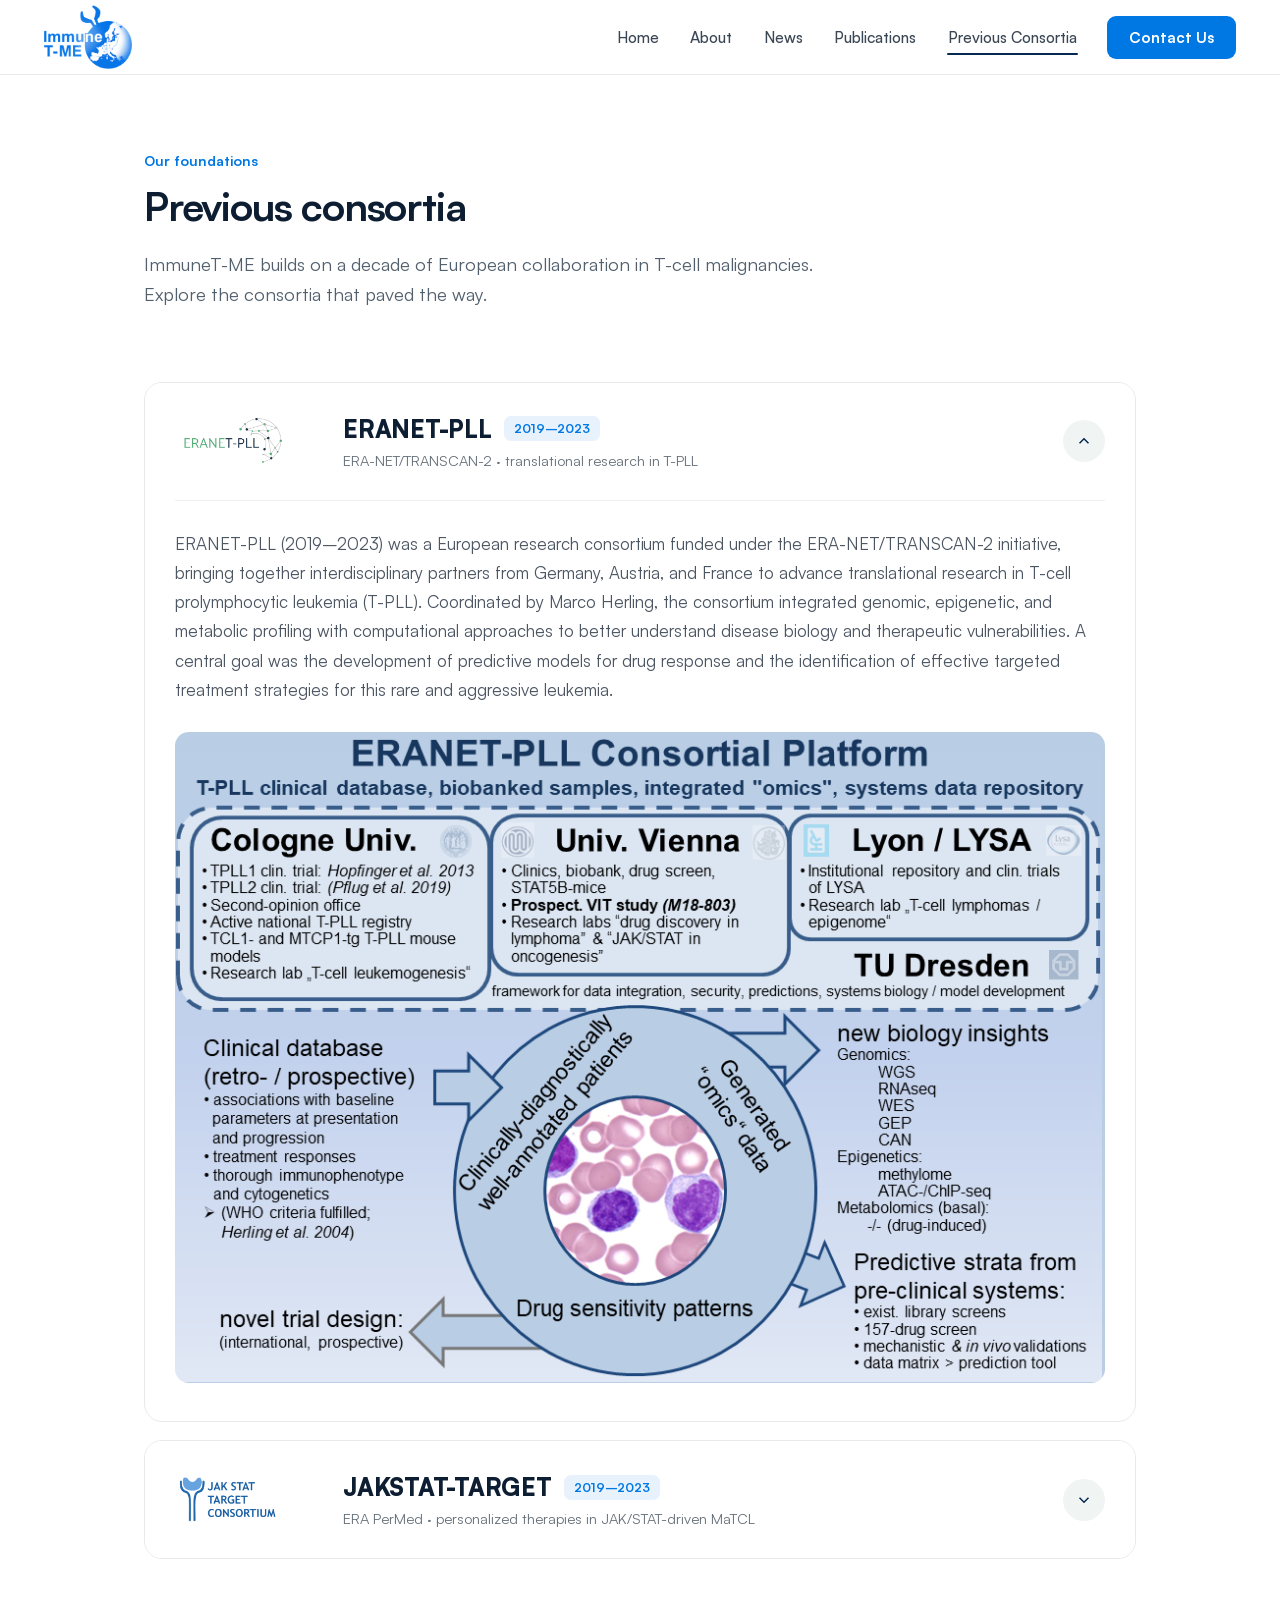
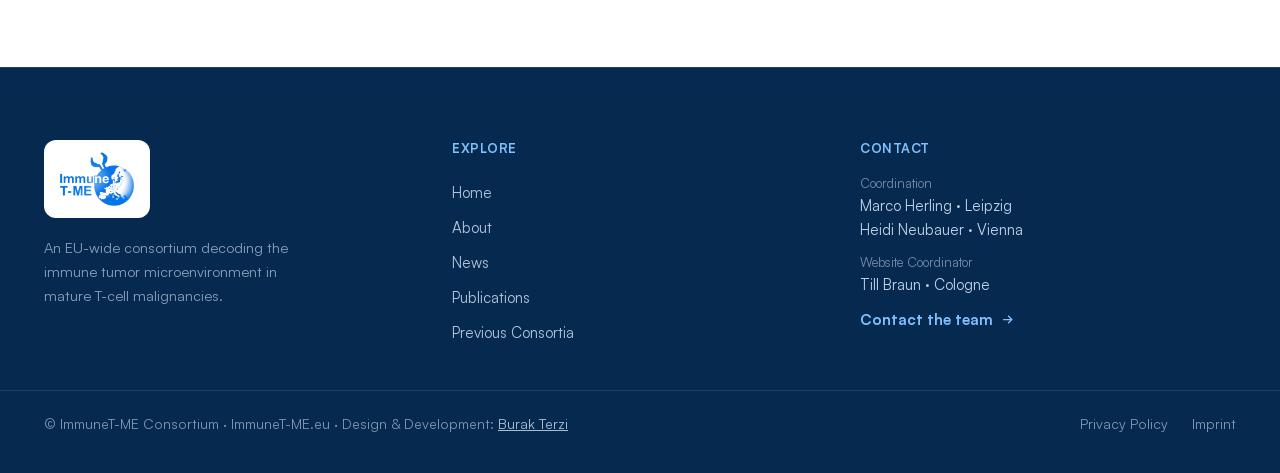
<file: previous-consortia.html>
<!DOCTYPE html>
<html lang="en">
<head>
  <script type="text/javascript" charset="UTF-8" src="//cdn.cookie-script.com/s/d2fe06803db97046d8be013764a89680.js"></script>
  <meta charset="utf-8">
  <meta name="viewport" content="width=device-width, initial-scale=1">
  <title>Previous Consortia — ImmuneT-ME</title>
  <meta name="description" content="ImmuneT-ME builds on a decade of European collaboration in T-cell malignancies. Explore the ERANET-PLL and JAKSTAT-TARGET consortia that paved the way.">
  <link rel="canonical" href="https://immunet-me.eu/previous-consortia">

  <link rel="icon" href="/favicon.ico" sizes="any">
  <link rel="icon" type="image/png" sizes="16x16" href="/assets/icons/favicon-16x16.png">
  <link rel="icon" type="image/png" sizes="32x32" href="/assets/icons/favicon-32x32.png">
  <link rel="icon" type="image/png" sizes="48x48" href="/assets/icons/favicon-48x48.png">
  <link rel="apple-touch-icon" sizes="180x180" href="/assets/icons/apple-touch-icon.png">
  <link rel="manifest" href="/site.webmanifest">
  <meta name="theme-color" content="#06294F">

  <meta property="og:type" content="website">
  <meta property="og:site_name" content="ImmuneT-ME">
  <meta property="og:title" content="Previous Consortia — ImmuneT-ME">
  <meta property="og:description" content="ImmuneT-ME builds on a decade of European collaboration in T-cell malignancies. Explore the ERANET-PLL and JAKSTAT-TARGET consortia that paved the way.">
  <meta property="og:url" content="https://immunet-me.eu/previous-consortia">
  <meta property="og:image" content="https://immunet-me.eu/assets/brand/social-share.jpg">
  <meta name="twitter:card" content="summary_large_image">
  <meta name="twitter:title" content="Previous Consortia — ImmuneT-ME">
  <meta name="twitter:description" content="ImmuneT-ME builds on a decade of European collaboration in T-cell malignancies. Explore the ERANET-PLL and JAKSTAT-TARGET consortia that paved the way.">
  <meta name="twitter:image" content="https://immunet-me.eu/assets/brand/social-share.jpg">
  <link rel="stylesheet" href="assets/fonts/fonts.css">
  <link rel="stylesheet" href="style.css">
</head>
<body>

<!-- ═══ NAV ═══ -->
<header class="nav">
  <div class="nav-inner">
    <a href="/" class="nav-logo"><img src="assets/brand/logo.png" alt="ImmuneT-ME"></a>
    <nav class="nav-links">
      <a href="/">Home</a>
      <a href="about">About</a>
      <a href="news">News</a>
      <a href="publications">Publications</a>
      <a href="previous-consortia" class="active">Previous Consortia</a>
      <a href="contact" class="nav-cta">Contact Us</a>
    </nav>
    <button class="nav-burger" id="burger" aria-label="Toggle menu" aria-expanded="false">
      <svg width="20" height="20" viewBox="0 0 24 24" fill="none" stroke="currentColor" stroke-width="2"><path d="M4 7h16M4 12h16M4 17h16"/></svg>
    </button>
  </div>
  <div class="nav-mobile" id="mobile-menu">
    <a href="/">Home</a>
    <a href="about">About</a>
    <a href="news">News</a>
    <a href="publications">Publications</a>
    <a href="previous-consortia">Previous Consortia</a>
    <a href="contact" class="nav-cta">Contact Us</a>
  </div>
</header>

<!-- ═══ HEADER ═══ -->
<section style="background:#fff;">
  <div style="max-width:1080px; margin:0 auto; padding:clamp(48px,6vw,88px) clamp(20px,4vw,44px) clamp(8px,2vw,24px);">
    <div style="font-size:14px; font-weight:600; color:#0078E4;">Our foundations</div>
    <h1 style="font-weight:700; font-size:clamp(27px,3.2vw,40px); letter-spacing:-.03em; line-height:1.02; margin:16px 0 0;">Previous consortia</h1>
    <p style="font-size:clamp(16px,1.6vw,18.5px); line-height:1.65; color:#52606E; margin:22px 0 0;">ImmuneT-ME builds on a decade of European collaboration in T-cell malignancies.<br>Explore the consortia that paved the way.</p>
  </div>
</section>

<!-- ═══ ACCORDION ═══ -->
<section style="background:#fff;">
  <div style="max-width:1080px; margin:0 auto; padding:clamp(28px,4vw,48px) clamp(20px,4vw,44px) clamp(56px,7vw,96px);">

    <!-- ERANET-PLL -->
    <div style="border:1px solid #E7EAE8; border-radius:18px; margin-bottom:18px; overflow:hidden; background:#fff;">
      <button class="accord-btn" onclick="toggleAccord('eranet')" aria-expanded="true" aria-controls="eranet-body">
        <span style="flex-shrink:0; width:clamp(96px,12vw,140px); height:56px; display:flex; align-items:center;">
          <img src="assets/consortia/eranet-pll-logo.png" alt="ERANET-PLL logo" style="max-height:52px; max-width:100%; object-fit:contain;">
        </span>
        <span style="flex:1; min-width:0;">
          <span style="display:flex; flex-wrap:wrap; align-items:center; gap:12px;">
            <span style="font-weight:800; font-size:clamp(18px,2vw,24px); letter-spacing:-.01em; color:#0E1E32; white-space:nowrap;">ERANET-PLL</span>
            <span style="font-size:12.5px; font-weight:600; color:#0078E4; background:#E8F2FD; padding:4px 10px; border-radius:7px;">2019–2023</span>
          </span>
          <span style="display:block; font-size:14.5px; color:#667079; margin-top:6px;">ERA-NET/TRANSCAN-2 · translational research in T-PLL</span>
        </span>
        <span class="accord-chev" id="eranet-chev" style="transform:rotate(180deg);">
          <svg width="18" height="18" viewBox="0 0 24 24" fill="none" stroke="#06294F" stroke-width="2"><path d="m6 9 6 6 6-6"/></svg>
        </span>
      </button>
      <div class="accord-body open" id="eranet-body">
        <div style="height:1px; background:#EFF1F0; margin:0 0 28px;"></div>
        <p style="font-size:clamp(15px,1.55vw,17px); line-height:1.72; color:#4C5663; margin:0; max-width:78ch;">ERANET-PLL (2019–2023) was a European research consortium funded under the ERA-NET/TRANSCAN-2 initiative, bringing together interdisciplinary partners from Germany, Austria, and France to advance translational research in T-cell prolymphocytic leukemia (T-PLL). Coordinated by Marco Herling, the consortium integrated genomic, epigenetic, and metabolic profiling with computational approaches to better understand disease biology and therapeutic vulnerabilities. A central goal was the development of predictive models for drug response and the identification of effective targeted treatment strategies for this rare and aggressive leukemia.</p>
        <div style="margin-top:28px;">
          <img src="assets/consortia/eranet-pll-organigram.png" alt="ERANET-PLL organigram" style="width:100%; height:auto; display:block; border-radius:14px;">
        </div>
      </div>
    </div>

    <!-- JAKSTAT-TARGET -->
    <div style="border:1px solid #E7EAE8; border-radius:18px; margin-bottom:18px; overflow:hidden; background:#fff;">
      <button class="accord-btn" onclick="toggleAccord('jakstat')" aria-expanded="false" aria-controls="jakstat-body">
        <span style="flex-shrink:0; width:clamp(96px,12vw,140px); height:56px; display:flex; align-items:center;">
          <img src="assets/consortia/jakstat-target-logo.png" alt="JAKSTAT-TARGET logo" style="max-height:52px; max-width:100%; object-fit:contain;">
        </span>
        <span style="flex:1; min-width:0;">
          <span style="display:flex; flex-wrap:wrap; align-items:center; gap:12px;">
            <span style="font-weight:800; font-size:clamp(18px,2vw,24px); letter-spacing:-.01em; color:#0E1E32; white-space:nowrap;">JAKSTAT-TARGET</span>
            <span style="font-size:12.5px; font-weight:600; color:#0078E4; background:#E8F2FD; padding:4px 10px; border-radius:7px;">2019–2023</span>
          </span>
          <span style="display:block; font-size:14.5px; color:#667079; margin-top:6px;">ERA PerMed · personalized therapies in JAK/STAT-driven MaTCL</span>
        </span>
        <span class="accord-chev" id="jakstat-chev">
          <svg width="18" height="18" viewBox="0 0 24 24" fill="none" stroke="#06294F" stroke-width="2"><path d="m6 9 6 6 6-6"/></svg>
        </span>
      </button>
      <div class="accord-body" id="jakstat-body">
        <div style="height:1px; background:#EFF1F0; margin:0 0 28px;"></div>
        <p style="font-size:clamp(15px,1.55vw,17px); line-height:1.72; color:#4C5663; margin:0; max-width:78ch;">JAKSTAT-TARGET (2019–2023) was an international ERA PerMed-funded consortium focused on advancing personalized therapies for mature T-cell leukemias and lymphomas driven by JAK/STAT pathway alterations. Coordinated by Satu Mustjoki, the project brought together experts in hematology, immunology, computational biology, and drug development to investigate JAK/STAT mutations and their role in disease progression. By integrating genomic profiling, functional drug screening, and machine learning, the consortium aimed to identify targeted therapies and predictive biomarkers, and to inform future clinical trials in T-cell malignancies.</p>
        <div style="margin-top:28px;">
          <img src="assets/consortia/jakstat-target-objectives.png" alt="JAKSTAT-TARGET objectives" style="width:100%; height:auto; display:block; border-radius:14px;">
        </div>
      </div>
    </div>

  </div>
</section>

<!-- ═══ FOOTER ═══ -->
<footer class="footer">
  <div style="max-width:1280px; margin:0 auto; height:1px; background:rgba(255,255,255,.12);"></div>
  <div class="footer-inner">
    <div style="min-width:240px;">
      <div style="display:inline-flex; align-items:center; background:#fff; border-radius:12px; padding:12px 16px;">
        <img src="assets/brand/logo.png" alt="ImmuneT-ME" style="height:54px; width:auto; display:block;">
      </div>
      <p style="font-size:14.5px; line-height:1.65; color:rgba(224,238,255,.6); margin:18px 0 0; max-width:280px;">An EU-wide consortium decoding the immune tumor microenvironment in mature T-cell malignancies.</p>
    </div>
    <div>
      <div style="font-size:13px; letter-spacing:.04em; text-transform:uppercase; color:#7FC0FF; font-weight:600; margin-bottom:18px;">Explore</div>
      <a href="/" class="footer-nav-link">Home</a>
      <a href="about" class="footer-nav-link">About</a>
      <a href="news" class="footer-nav-link">News</a>
      <a href="publications" class="footer-nav-link">Publications</a>
      <a href="previous-consortia" class="footer-nav-link">Previous Consortia</a>
    </div>
    <div>
      <div style="font-size:13px; letter-spacing:.04em; text-transform:uppercase; color:#7FC0FF; font-weight:600; margin-bottom:18px;">Contact</div>
      <div style="font-size:13px; color:rgba(224,238,255,.5);">Coordination</div>
      <div style="font-size:15px; color:rgba(224,238,255,.85); margin-top:3px;">Marco Herling · Leipzig</div>
      <div style="font-size:15px; color:rgba(224,238,255,.85); margin-top:3px;">Heidi Neubauer · Vienna</div>
      <div style="font-size:13px; color:rgba(224,238,255,.5); margin-top:14px;">Website Coordinator</div>
      <div style="font-size:15px; color:rgba(224,238,255,.85); margin-top:3px;">Till Braun · Cologne</div>
      <a href="contact" class="footer-contact-link">Contact the team <svg width="15" height="15" viewBox="0 0 24 24" fill="none" stroke="currentColor" stroke-width="2"><path d="M5 12h14M13 6l6 6-6 6"/></svg></a>
    </div>
  </div>
  <div style="max-width:1280px; margin:0 auto; height:1px; background:rgba(255,255,255,.1);"></div>
  <div style="max-width:1280px; margin:0 auto; padding:24px clamp(20px,4vw,44px) 40px; display:flex; flex-wrap:wrap; align-items:center; justify-content:space-between; gap:14px;">
    <div style="font-size:14px; color:rgba(224,238,255,.55);">© ImmuneT-ME Consortium · ImmuneT-ME.eu · Design &amp; Development: <a href="https://burakterzi.de" target="_blank" rel="noopener" style="color:rgba(224,238,255,.75); text-decoration:underline;">Burak Terzi</a></div>
    <div style="display:flex; gap:24px; align-items:center;">
      <a href="privacy-policy" class="footer-meta-link">Privacy Policy</a>
      <a href="imprint" class="footer-meta-link">Imprint</a>
    </div>
  </div>
</footer>

<script>
  const burger = document.getElementById('burger');
  const menu = document.getElementById('mobile-menu');
  burger.addEventListener('click', () => { const o = menu.classList.toggle('open'); burger.setAttribute('aria-expanded', o); });

  function toggleAccord(key) {
    const body = document.getElementById(key + '-body');
    const chev = document.getElementById(key + '-chev');
    const btn = chev.closest('button');
    const isOpen = body.classList.toggle('open');
    chev.style.transform = isOpen ? 'rotate(180deg)' : 'rotate(0deg)';
    btn.setAttribute('aria-expanded', isOpen);
  }
</script>
</body>
</html>
</file>
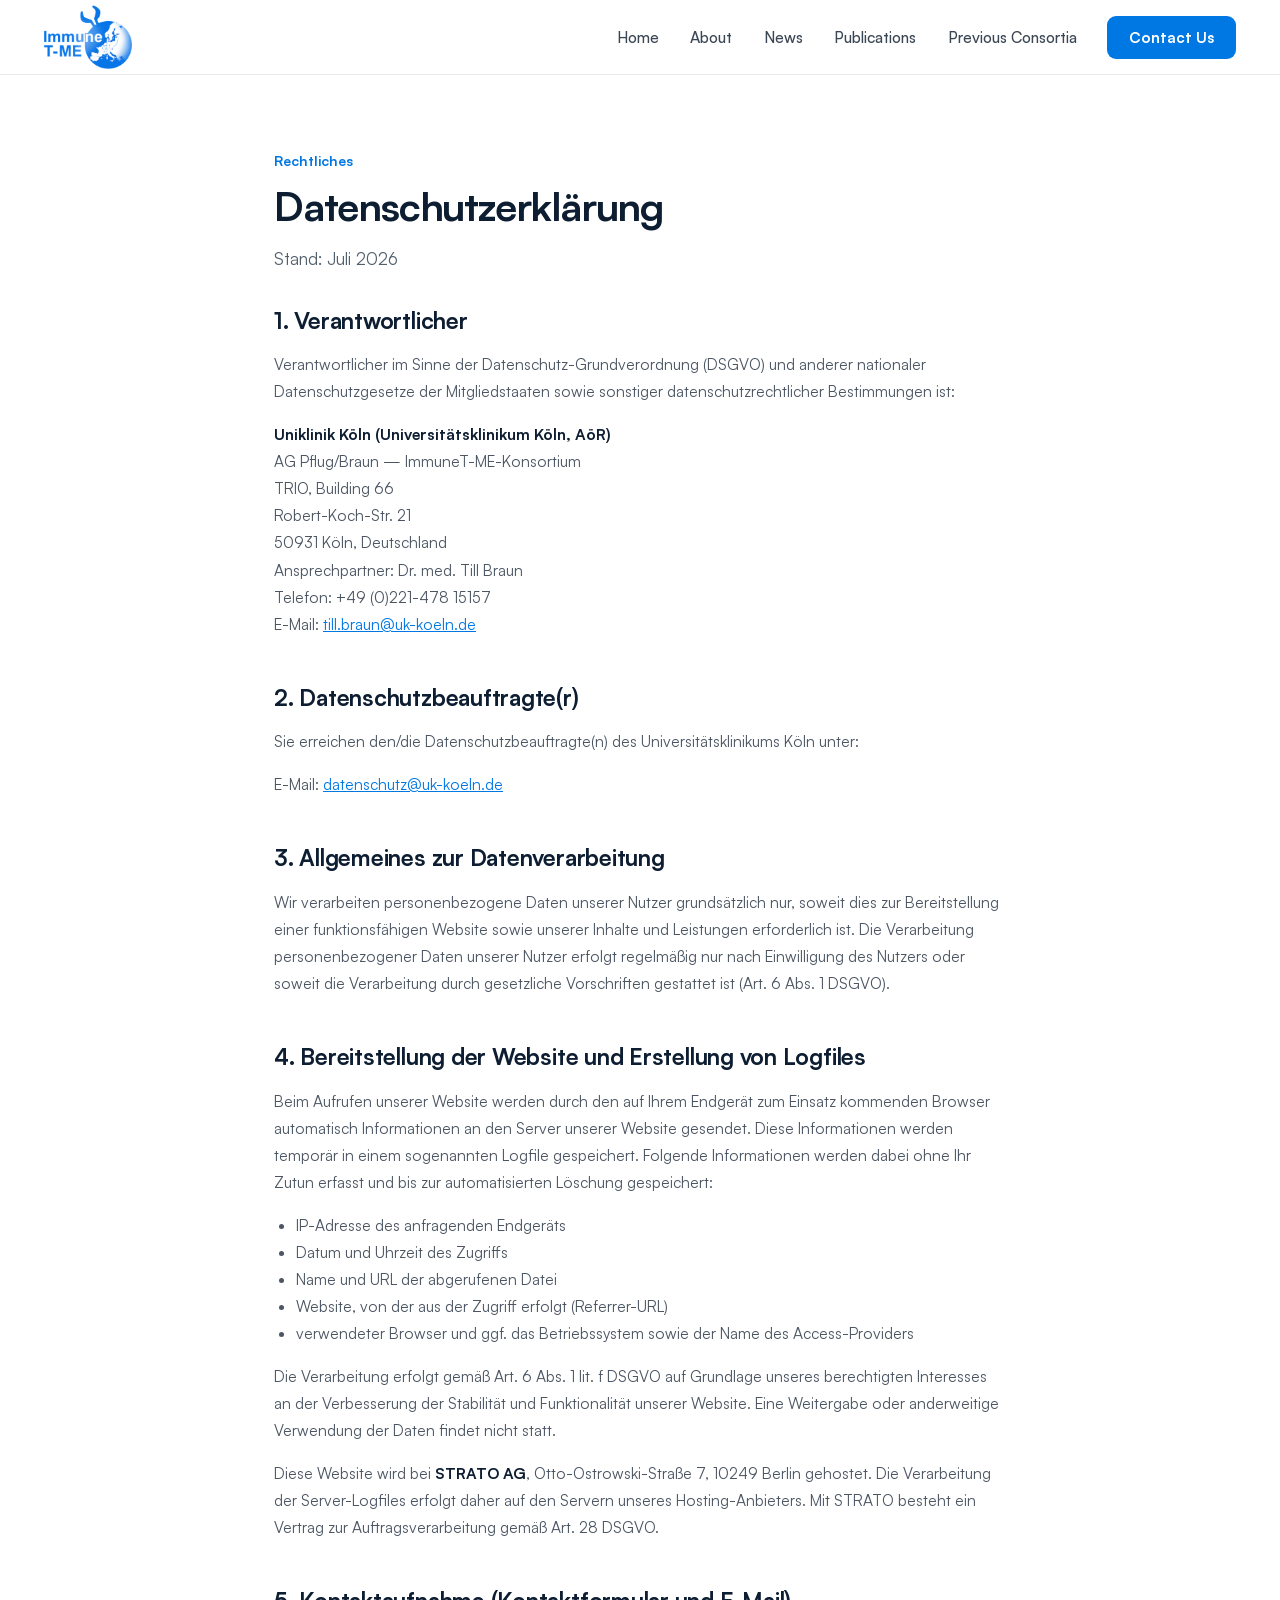
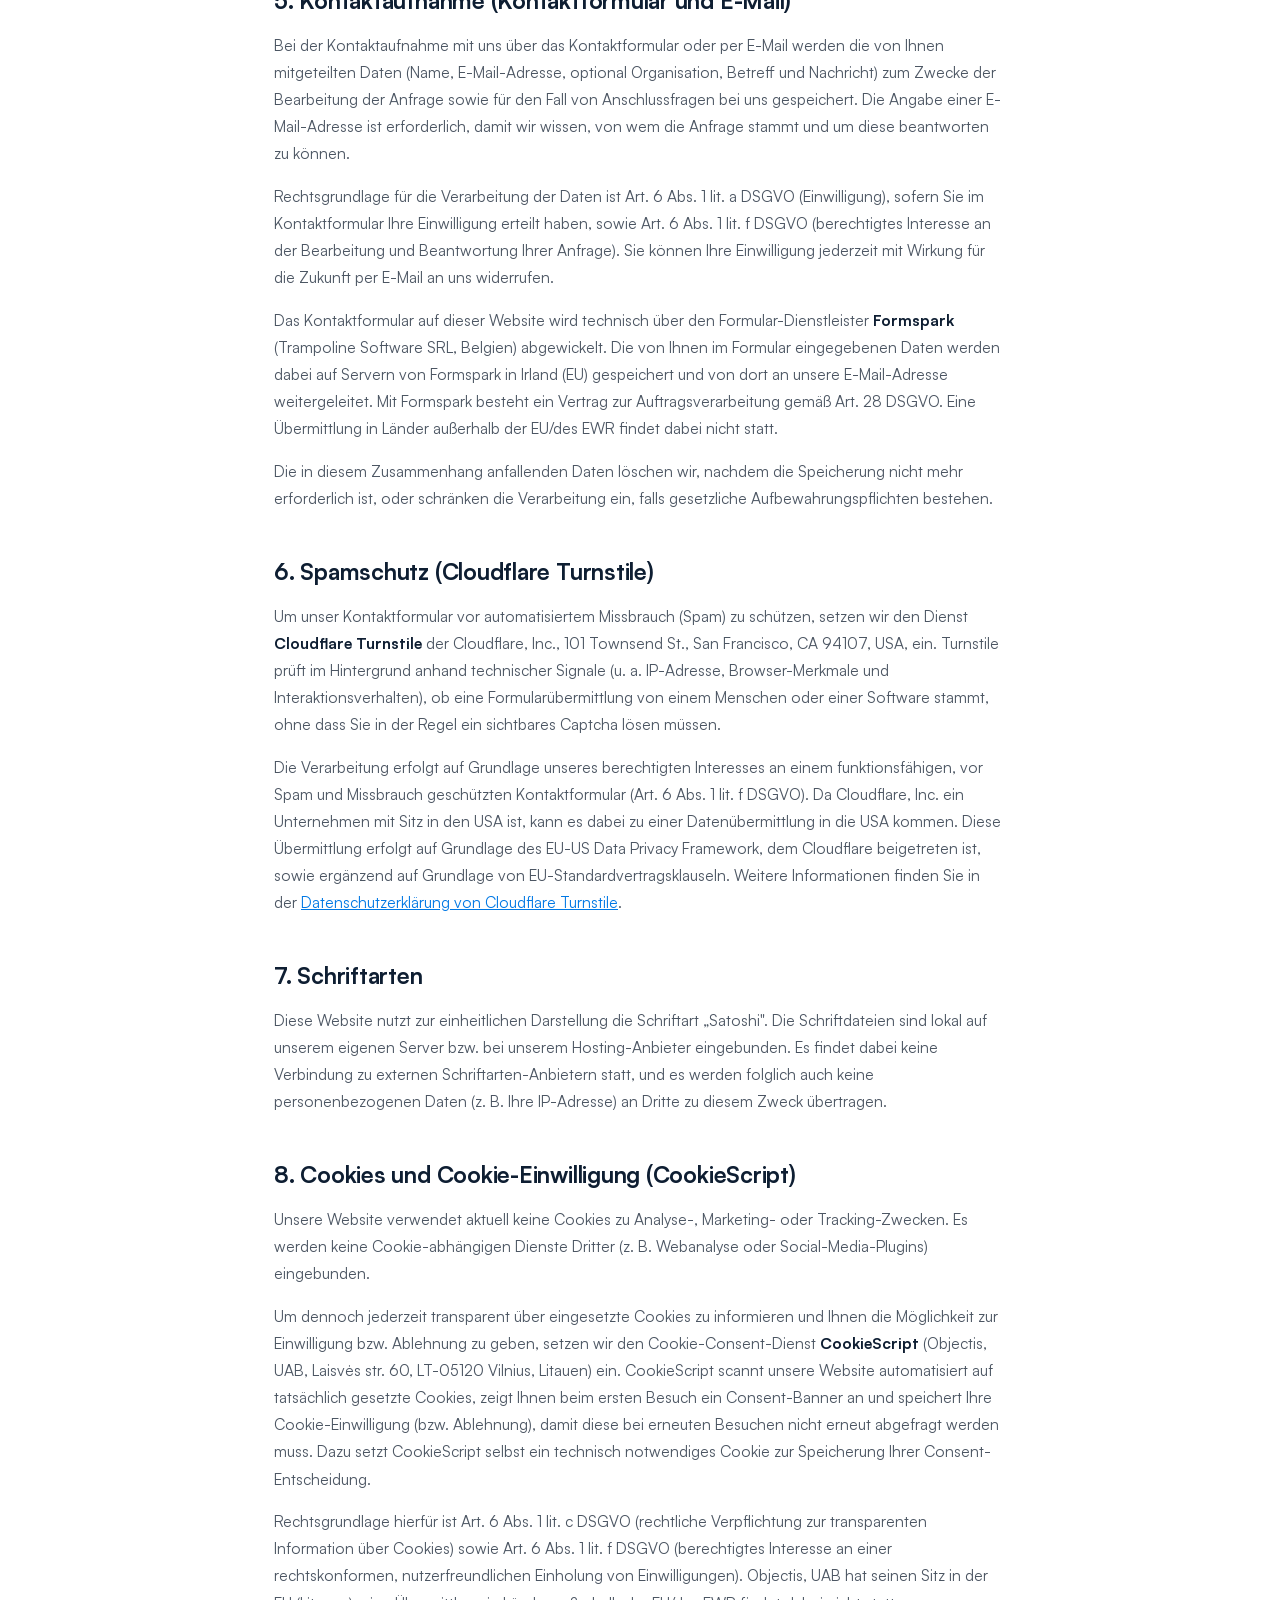
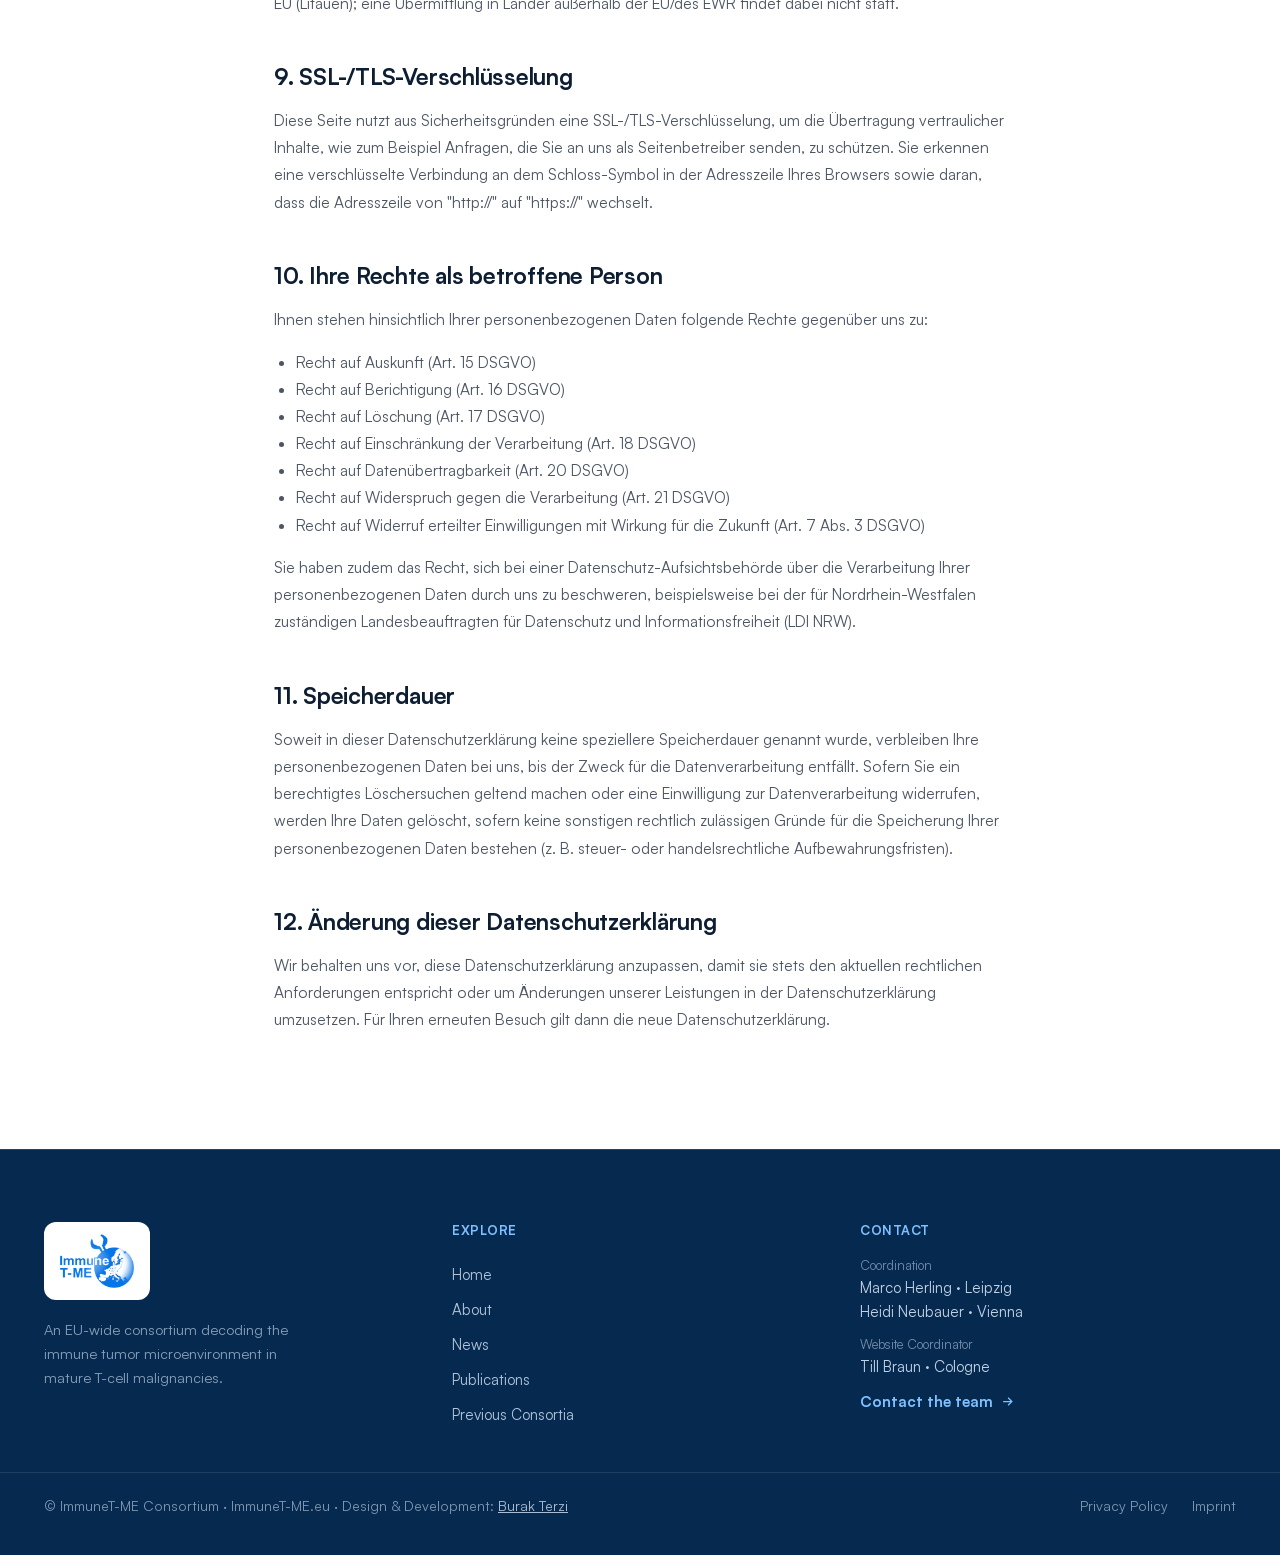
<file: privacy-policy.html>
<!DOCTYPE html>
<html lang="de">
<head>
  <script type="text/javascript" charset="UTF-8" src="//cdn.cookie-script.com/s/d2fe06803db97046d8be013764a89680.js"></script>
  <meta charset="utf-8">
  <meta name="viewport" content="width=device-width, initial-scale=1">
  <title>Datenschutzerklärung — ImmuneT-ME</title>
  <meta name="description" content="Datenschutzerklärung der ImmuneT-ME-Website gemäß Art. 13 DSGVO.">
  <meta name="robots" content="noindex, follow">

  <link rel="icon" href="/favicon.ico" sizes="any">
  <link rel="icon" type="image/png" sizes="16x16" href="/assets/icons/favicon-16x16.png">
  <link rel="icon" type="image/png" sizes="32x32" href="/assets/icons/favicon-32x32.png">
  <link rel="icon" type="image/png" sizes="48x48" href="/assets/icons/favicon-48x48.png">
  <link rel="apple-touch-icon" sizes="180x180" href="/assets/icons/apple-touch-icon.png">
  <link rel="manifest" href="/site.webmanifest">
  <meta name="theme-color" content="#06294F">

  <link rel="stylesheet" href="assets/fonts/fonts.css">
  <link rel="stylesheet" href="style.css">
  <style>
    .legal p, .legal li { font-size: 15.5px; line-height: 1.75; color: #4C5663; }
    .legal h2 { font-weight: 700; font-size: clamp(19px,2vw,23px); letter-spacing: -.01em; color: #0E1E32; margin: 44px 0 14px; }
    .legal h2:first-child { margin-top: 0; }
    .legal h3 { font-weight: 700; font-size: 16.5px; color: #0E1E32; margin: 22px 0 8px; }
    .legal strong { color: #0E1E32; }
    .legal a { color: #0078E4; }
    .legal ul { margin: 10px 0; padding-left: 22px; }
    .legal .placeholder { background: #FFF7E0; border: 1px solid #F3E2A9; border-radius: 8px; padding: 10px 14px; color: #8A6D1D; font-size: 14px; }
  </style>
</head>
<body>

<!-- ═══ NAV ═══ -->
<header class="nav">
  <div class="nav-inner">
    <a href="/" class="nav-logo"><img src="assets/brand/logo.png" alt="ImmuneT-ME"></a>
    <nav class="nav-links">
      <a href="/">Home</a>
      <a href="about">About</a>
      <a href="news">News</a>
      <a href="publications">Publications</a>
      <a href="previous-consortia">Previous Consortia</a>
      <a href="contact" class="nav-cta">Contact Us</a>
    </nav>
    <button class="nav-burger" id="burger" aria-label="Toggle menu" aria-expanded="false">
      <svg width="20" height="20" viewBox="0 0 24 24" fill="none" stroke="currentColor" stroke-width="2"><path d="M4 7h16M4 12h16M4 17h16"/></svg>
    </button>
  </div>
  <div class="nav-mobile" id="mobile-menu">
    <a href="/">Home</a>
    <a href="about">About</a>
    <a href="news">News</a>
    <a href="publications">Publications</a>
    <a href="previous-consortia">Previous Consortia</a>
    <a href="contact" class="nav-cta">Contact Us</a>
  </div>
</header>

<!-- ═══ HEADER ═══ -->
<section style="background:#fff;">
  <div style="max-width:820px; margin:0 auto; padding:clamp(48px,6vw,88px) clamp(20px,4vw,44px) clamp(20px,3vw,32px);">
    <div style="font-size:14px; font-weight:600; color:#0078E4;">Rechtliches</div>
    <h1 style="font-weight:700; font-size:clamp(27px,3.2vw,40px); letter-spacing:-.03em; line-height:1.02; margin:16px 0 0;">Datenschutzerklärung</h1>
    <p style="font-size:clamp(15px,1.5vw,17px); line-height:1.65; color:#52606E; margin:18px 0 0;">Stand: Juli 2026</p>
  </div>
</section>

<!-- ═══ CONTENT ═══ -->
<section style="background:#fff;">
  <div class="legal" style="max-width:820px; margin:0 auto; padding:0 clamp(20px,4vw,44px) clamp(64px,8vw,100px);">

    <h2>1. Verantwortlicher</h2>
    <p>Verantwortlicher im Sinne der Datenschutz-Grundverordnung (DSGVO) und anderer nationaler Datenschutzgesetze der Mitgliedstaaten sowie sonstiger datenschutzrechtlicher Bestimmungen ist:</p>
    <p>
      <strong>Uniklinik Köln (Universitätsklinikum Köln, AöR)</strong><br>
      AG Pflug/Braun — ImmuneT-ME-Konsortium<br>
      TRIO, Building 66<br>
      Robert-Koch-Str. 21<br>
      50931 Köln, Deutschland<br>
      Ansprechpartner: Dr. med. Till Braun<br>
      Telefon: +49 (0)221-478 15157<br>
      E-Mail: <a href="mailto:till.braun@uk-koeln.de">till.braun@uk-koeln.de</a>
    </p>

    <h2>2. Datenschutzbeauftragte(r)</h2>
    <p>Sie erreichen den/die Datenschutzbeauftragte(n) des Universitätsklinikums Köln unter:</p>
    <p>E-Mail: <a href="mailto:datenschutz@uk-koeln.de">datenschutz@uk-koeln.de</a></p>

    <h2>3. Allgemeines zur Datenverarbeitung</h2>
    <p>Wir verarbeiten personenbezogene Daten unserer Nutzer grundsätzlich nur, soweit dies zur Bereitstellung einer funktionsfähigen Website sowie unserer Inhalte und Leistungen erforderlich ist. Die Verarbeitung personenbezogener Daten unserer Nutzer erfolgt regelmäßig nur nach Einwilligung des Nutzers oder soweit die Verarbeitung durch gesetzliche Vorschriften gestattet ist (Art. 6 Abs. 1 DSGVO).</p>

    <h2>4. Bereitstellung der Website und Erstellung von Logfiles</h2>
    <p>Beim Aufrufen unserer Website werden durch den auf Ihrem Endgerät zum Einsatz kommenden Browser automatisch Informationen an den Server unserer Website gesendet. Diese Informationen werden temporär in einem sogenannten Logfile gespeichert. Folgende Informationen werden dabei ohne Ihr Zutun erfasst und bis zur automatisierten Löschung gespeichert:</p>
    <ul>
      <li>IP-Adresse des anfragenden Endgeräts</li>
      <li>Datum und Uhrzeit des Zugriffs</li>
      <li>Name und URL der abgerufenen Datei</li>
      <li>Website, von der aus der Zugriff erfolgt (Referrer-URL)</li>
      <li>verwendeter Browser und ggf. das Betriebssystem sowie der Name des Access-Providers</li>
    </ul>
    <p>Die Verarbeitung erfolgt gemäß Art. 6 Abs. 1 lit. f DSGVO auf Grundlage unseres berechtigten Interesses an der Verbesserung der Stabilität und Funktionalität unserer Website. Eine Weitergabe oder anderweitige Verwendung der Daten findet nicht statt.</p>
    <p>Diese Website wird bei <strong>STRATO AG</strong>, Otto-Ostrowski-Straße 7, 10249 Berlin gehostet. Die Verarbeitung der Server-Logfiles erfolgt daher auf den Servern unseres Hosting-Anbieters. Mit STRATO besteht ein Vertrag zur Auftragsverarbeitung gemäß Art. 28 DSGVO.</p>

    <h2>5. Kontaktaufnahme (Kontaktformular und E-Mail)</h2>
    <p>Bei der Kontaktaufnahme mit uns über das Kontaktformular oder per E-Mail werden die von Ihnen mitgeteilten Daten (Name, E-Mail-Adresse, optional Organisation, Betreff und Nachricht) zum Zwecke der Bearbeitung der Anfrage sowie für den Fall von Anschlussfragen bei uns gespeichert. Die Angabe einer E-Mail-Adresse ist erforderlich, damit wir wissen, von wem die Anfrage stammt und um diese beantworten zu können.</p>
    <p>Rechtsgrundlage für die Verarbeitung der Daten ist Art. 6 Abs. 1 lit. a DSGVO (Einwilligung), sofern Sie im Kontaktformular Ihre Einwilligung erteilt haben, sowie Art. 6 Abs. 1 lit. f DSGVO (berechtigtes Interesse an der Bearbeitung und Beantwortung Ihrer Anfrage). Sie können Ihre Einwilligung jederzeit mit Wirkung für die Zukunft per E-Mail an uns widerrufen.</p>
    <p>Das Kontaktformular auf dieser Website wird technisch über den Formular-Dienstleister <strong>Formspark</strong> (Trampoline Software SRL, Belgien) abgewickelt. Die von Ihnen im Formular eingegebenen Daten werden dabei auf Servern von Formspark in Irland (EU) gespeichert und von dort an unsere E-Mail-Adresse weitergeleitet. Mit Formspark besteht ein Vertrag zur Auftragsverarbeitung gemäß Art. 28 DSGVO. Eine Übermittlung in Länder außerhalb der EU/des EWR findet dabei nicht statt.</p>
    <p>Die in diesem Zusammenhang anfallenden Daten löschen wir, nachdem die Speicherung nicht mehr erforderlich ist, oder schränken die Verarbeitung ein, falls gesetzliche Aufbewahrungspflichten bestehen.</p>

    <h2>6. Spamschutz (Cloudflare Turnstile)</h2>
    <p>Um unser Kontaktformular vor automatisiertem Missbrauch (Spam) zu schützen, setzen wir den Dienst <strong>Cloudflare Turnstile</strong> der Cloudflare, Inc., 101 Townsend St., San Francisco, CA 94107, USA, ein. Turnstile prüft im Hintergrund anhand technischer Signale (u. a. IP-Adresse, Browser-Merkmale und Interaktionsverhalten), ob eine Formularübermittlung von einem Menschen oder einer Software stammt, ohne dass Sie in der Regel ein sichtbares Captcha lösen müssen.</p>
    <p>Die Verarbeitung erfolgt auf Grundlage unseres berechtigten Interesses an einem funktionsfähigen, vor Spam und Missbrauch geschützten Kontaktformular (Art. 6 Abs. 1 lit. f DSGVO). Da Cloudflare, Inc. ein Unternehmen mit Sitz in den USA ist, kann es dabei zu einer Datenübermittlung in die USA kommen. Diese Übermittlung erfolgt auf Grundlage des EU-US Data Privacy Framework, dem Cloudflare beigetreten ist, sowie ergänzend auf Grundlage von EU-Standardvertragsklauseln. Weitere Informationen finden Sie in der <a href="https://www.cloudflare.com/turnstile-privacy-policy/" target="_blank" rel="noopener">Datenschutzerklärung von Cloudflare Turnstile</a>.</p>

    <h2>7. Schriftarten</h2>
    <p>Diese Website nutzt zur einheitlichen Darstellung die Schriftart „Satoshi". Die Schriftdateien sind lokal auf unserem eigenen Server bzw. bei unserem Hosting-Anbieter eingebunden. Es findet dabei keine Verbindung zu externen Schriftarten-Anbietern statt, und es werden folglich auch keine personenbezogenen Daten (z. B. Ihre IP-Adresse) an Dritte zu diesem Zweck übertragen.</p>

    <h2>8. Cookies und Cookie-Einwilligung (CookieScript)</h2>
    <p>Unsere Website verwendet aktuell keine Cookies zu Analyse-, Marketing- oder Tracking-Zwecken. Es werden keine Cookie-abhängigen Dienste Dritter (z. B. Webanalyse oder Social-Media-Plugins) eingebunden.</p>
    <p>Um dennoch jederzeit transparent über eingesetzte Cookies zu informieren und Ihnen die Möglichkeit zur Einwilligung bzw. Ablehnung zu geben, setzen wir den Cookie-Consent-Dienst <strong>CookieScript</strong> (Objectis, UAB, Laisvės str. 60, LT-05120 Vilnius, Litauen) ein. CookieScript scannt unsere Website automatisiert auf tatsächlich gesetzte Cookies, zeigt Ihnen beim ersten Besuch ein Consent-Banner an und speichert Ihre Cookie-Einwilligung (bzw. Ablehnung), damit diese bei erneuten Besuchen nicht erneut abgefragt werden muss. Dazu setzt CookieScript selbst ein technisch notwendiges Cookie zur Speicherung Ihrer Consent-Entscheidung.</p>
    <p>Rechtsgrundlage hierfür ist Art. 6 Abs. 1 lit. c DSGVO (rechtliche Verpflichtung zur transparenten Information über Cookies) sowie Art. 6 Abs. 1 lit. f DSGVO (berechtigtes Interesse an einer rechtskonformen, nutzerfreundlichen Einholung von Einwilligungen). Objectis, UAB hat seinen Sitz in der EU (Litauen); eine Übermittlung in Länder außerhalb der EU/des EWR findet dabei nicht statt.</p>

    <h2>9. SSL-/TLS-Verschlüsselung</h2>
    <p>Diese Seite nutzt aus Sicherheitsgründen eine SSL-/TLS-Verschlüsselung, um die Übertragung vertraulicher Inhalte, wie zum Beispiel Anfragen, die Sie an uns als Seitenbetreiber senden, zu schützen. Sie erkennen eine verschlüsselte Verbindung an dem Schloss-Symbol in der Adresszeile Ihres Browsers sowie daran, dass die Adresszeile von "http://" auf "https://" wechselt.</p>

    <h2>10. Ihre Rechte als betroffene Person</h2>
    <p>Ihnen stehen hinsichtlich Ihrer personenbezogenen Daten folgende Rechte gegenüber uns zu:</p>
    <ul>
      <li>Recht auf Auskunft (Art. 15 DSGVO)</li>
      <li>Recht auf Berichtigung (Art. 16 DSGVO)</li>
      <li>Recht auf Löschung (Art. 17 DSGVO)</li>
      <li>Recht auf Einschränkung der Verarbeitung (Art. 18 DSGVO)</li>
      <li>Recht auf Datenübertragbarkeit (Art. 20 DSGVO)</li>
      <li>Recht auf Widerspruch gegen die Verarbeitung (Art. 21 DSGVO)</li>
      <li>Recht auf Widerruf erteilter Einwilligungen mit Wirkung für die Zukunft (Art. 7 Abs. 3 DSGVO)</li>
    </ul>
    <p>Sie haben zudem das Recht, sich bei einer Datenschutz-Aufsichtsbehörde über die Verarbeitung Ihrer personenbezogenen Daten durch uns zu beschweren, beispielsweise bei der für Nordrhein-Westfalen zuständigen Landesbeauftragten für Datenschutz und Informationsfreiheit (LDI NRW).</p>

    <h2>11. Speicherdauer</h2>
    <p>Soweit in dieser Datenschutzerklärung keine speziellere Speicherdauer genannt wurde, verbleiben Ihre personenbezogenen Daten bei uns, bis der Zweck für die Datenverarbeitung entfällt. Sofern Sie ein berechtigtes Löschersuchen geltend machen oder eine Einwilligung zur Datenverarbeitung widerrufen, werden Ihre Daten gelöscht, sofern keine sonstigen rechtlich zulässigen Gründe für die Speicherung Ihrer personenbezogenen Daten bestehen (z. B. steuer- oder handelsrechtliche Aufbewahrungsfristen).</p>

    <h2>12. Änderung dieser Datenschutzerklärung</h2>
    <p>Wir behalten uns vor, diese Datenschutzerklärung anzupassen, damit sie stets den aktuellen rechtlichen Anforderungen entspricht oder um Änderungen unserer Leistungen in der Datenschutzerklärung umzusetzen. Für Ihren erneuten Besuch gilt dann die neue Datenschutzerklärung.</p>

  </div>
</section>

<!-- ═══ FOOTER ═══ -->
<footer class="footer">
  <div style="max-width:1280px; margin:0 auto; height:1px; background:rgba(255,255,255,.12);"></div>
  <div class="footer-inner">
    <div style="min-width:240px;">
      <div style="display:inline-flex; align-items:center; background:#fff; border-radius:12px; padding:12px 16px;">
        <img src="assets/brand/logo.png" alt="ImmuneT-ME" style="height:54px; width:auto; display:block;">
      </div>
      <p style="font-size:14.5px; line-height:1.65; color:rgba(224,238,255,.6); margin:18px 0 0; max-width:280px;">An EU-wide consortium decoding the immune tumor microenvironment in mature T-cell malignancies.</p>
    </div>
    <div>
      <div style="font-size:13px; letter-spacing:.04em; text-transform:uppercase; color:#7FC0FF; font-weight:600; margin-bottom:18px;">Explore</div>
      <a href="/" class="footer-nav-link">Home</a>
      <a href="about" class="footer-nav-link">About</a>
      <a href="news" class="footer-nav-link">News</a>
      <a href="publications" class="footer-nav-link">Publications</a>
      <a href="previous-consortia" class="footer-nav-link">Previous Consortia</a>
    </div>
    <div>
      <div style="font-size:13px; letter-spacing:.04em; text-transform:uppercase; color:#7FC0FF; font-weight:600; margin-bottom:18px;">Contact</div>
      <div style="font-size:13px; color:rgba(224,238,255,.5);">Coordination</div>
      <div style="font-size:15px; color:rgba(224,238,255,.85); margin-top:3px;">Marco Herling · Leipzig</div>
      <div style="font-size:15px; color:rgba(224,238,255,.85); margin-top:3px;">Heidi Neubauer · Vienna</div>
      <div style="font-size:13px; color:rgba(224,238,255,.5); margin-top:14px;">Website Coordinator</div>
      <div style="font-size:15px; color:rgba(224,238,255,.85); margin-top:3px;">Till Braun · Cologne</div>
      <a href="contact" class="footer-contact-link">Contact the team <svg width="15" height="15" viewBox="0 0 24 24" fill="none" stroke="currentColor" stroke-width="2"><path d="M5 12h14M13 6l6 6-6 6"/></svg></a>
    </div>
  </div>
  <div style="max-width:1280px; margin:0 auto; height:1px; background:rgba(255,255,255,.1);"></div>
  <div style="max-width:1280px; margin:0 auto; padding:24px clamp(20px,4vw,44px) 40px; display:flex; flex-wrap:wrap; align-items:center; justify-content:space-between; gap:14px;">
    <div style="font-size:14px; color:rgba(224,238,255,.55);">© ImmuneT-ME Consortium · ImmuneT-ME.eu · Design &amp; Development: <a href="https://burakterzi.de" target="_blank" rel="noopener" style="color:rgba(224,238,255,.75); text-decoration:underline;">Burak Terzi</a></div>
    <div style="display:flex; gap:24px; align-items:center;">
      <a href="privacy-policy" class="footer-meta-link">Privacy Policy</a>
      <a href="imprint" class="footer-meta-link">Imprint</a>
    </div>
  </div>
</footer>

<script>
  const burger = document.getElementById('burger');
  const menu = document.getElementById('mobile-menu');
  burger.addEventListener('click', () => { const o = menu.classList.toggle('open'); burger.setAttribute('aria-expanded', o); });
</script>
</body>
</html>
</file>
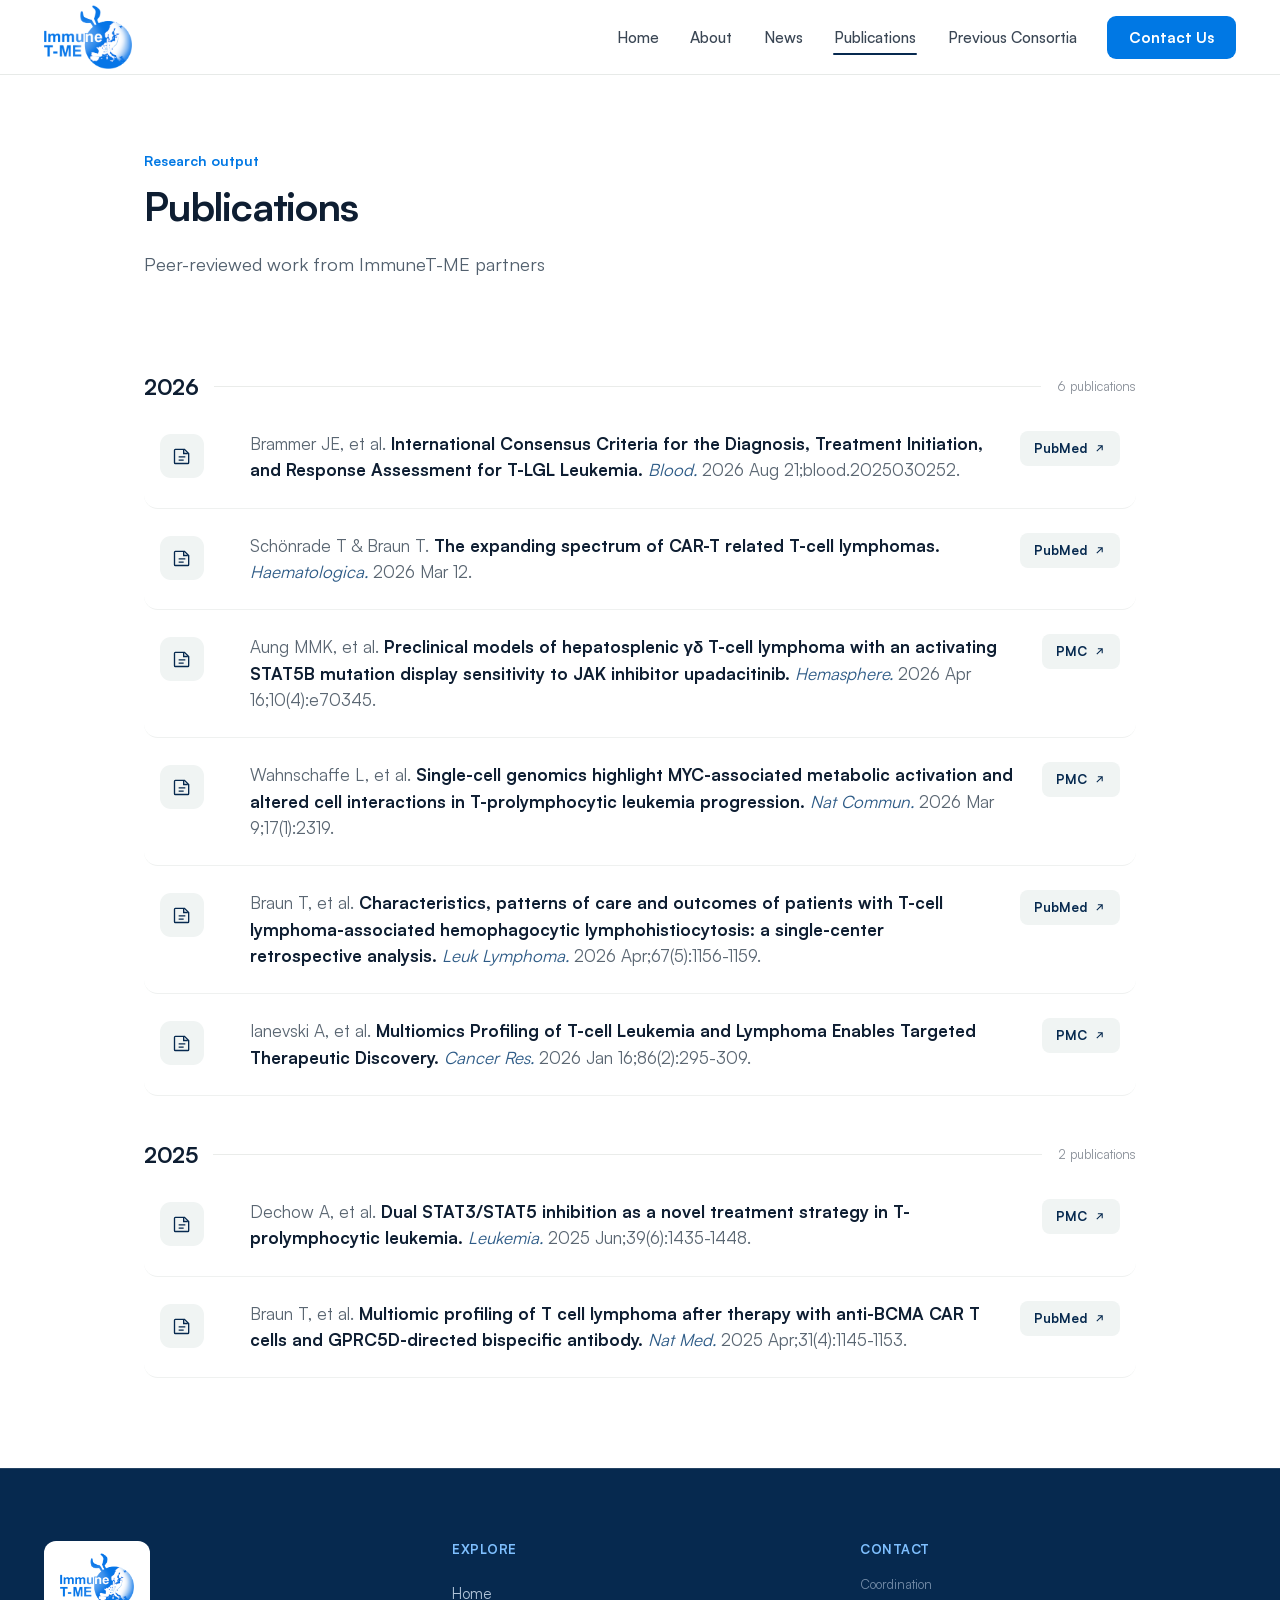
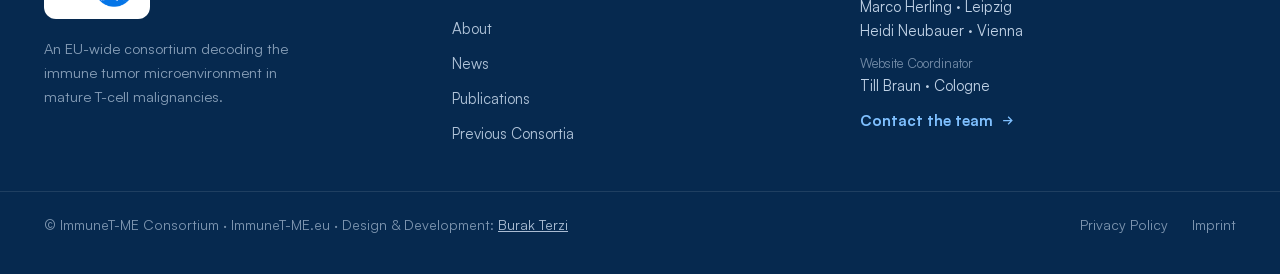
<file: publications.html>
<!DOCTYPE html>
<html lang="en">
<head>
  <script type="text/javascript" charset="UTF-8" src="//cdn.cookie-script.com/s/d2fe06803db97046d8be013764a89680.js"></script>
  <meta charset="utf-8">
  <meta name="viewport" content="width=device-width, initial-scale=1">
  <title>Publications — ImmuneT-ME</title>
  <meta name="description" content="Peer-reviewed publications from ImmuneT-ME partners advancing research on mature T-cell leukemias and lymphomas.">
  <link rel="canonical" href="https://immunet-me.eu/publications">

  <link rel="icon" href="/favicon.ico" sizes="any">
  <link rel="icon" type="image/png" sizes="16x16" href="/assets/icons/favicon-16x16.png">
  <link rel="icon" type="image/png" sizes="32x32" href="/assets/icons/favicon-32x32.png">
  <link rel="icon" type="image/png" sizes="48x48" href="/assets/icons/favicon-48x48.png">
  <link rel="apple-touch-icon" sizes="180x180" href="/assets/icons/apple-touch-icon.png">
  <link rel="manifest" href="/site.webmanifest">
  <meta name="theme-color" content="#06294F">

  <meta property="og:type" content="website">
  <meta property="og:site_name" content="ImmuneT-ME">
  <meta property="og:title" content="Publications — ImmuneT-ME">
  <meta property="og:description" content="Peer-reviewed publications from ImmuneT-ME partners advancing research on mature T-cell leukemias and lymphomas.">
  <meta property="og:url" content="https://immunet-me.eu/publications">
  <meta property="og:image" content="https://immunet-me.eu/assets/brand/social-share.jpg">
  <meta name="twitter:card" content="summary_large_image">
  <meta name="twitter:title" content="Publications — ImmuneT-ME">
  <meta name="twitter:description" content="Peer-reviewed publications from ImmuneT-ME partners advancing research on mature T-cell leukemias and lymphomas.">
  <meta name="twitter:image" content="https://immunet-me.eu/assets/brand/social-share.jpg">
  <link rel="stylesheet" href="assets/fonts/fonts.css">
  <link rel="stylesheet" href="style.css">
</head>
<body>

<!-- ═══ NAV ═══ -->
<header class="nav">
  <div class="nav-inner">
    <a href="/" class="nav-logo"><img src="assets/brand/logo.png" alt="ImmuneT-ME"></a>
    <nav class="nav-links">
      <a href="/">Home</a>
      <a href="about">About</a>
      <a href="news">News</a>
      <a href="publications" class="active">Publications</a>
      <a href="previous-consortia">Previous Consortia</a>
      <a href="contact" class="nav-cta">Contact Us</a>
    </nav>
    <button class="nav-burger" id="burger" aria-label="Toggle menu" aria-expanded="false">
      <svg width="20" height="20" viewBox="0 0 24 24" fill="none" stroke="currentColor" stroke-width="2"><path d="M4 7h16M4 12h16M4 17h16"/></svg>
    </button>
  </div>
  <div class="nav-mobile" id="mobile-menu">
    <a href="/">Home</a>
    <a href="about">About</a>
    <a href="news">News</a>
    <a href="publications">Publications</a>
    <a href="previous-consortia">Previous Consortia</a>
    <a href="contact" class="nav-cta">Contact Us</a>
  </div>
</header>

<!-- ═══ HEADER ═══ -->
<section style="background:#fff;">
  <div style="max-width:1080px; margin:0 auto; padding:clamp(48px,6vw,88px) clamp(20px,4vw,44px) clamp(20px,3vw,36px);">
    <div style="font-size:14px; font-weight:600; color:#0078E4;">Research output</div>
    <h1 style="font-weight:700; font-size:clamp(27px,3.2vw,40px); letter-spacing:-.03em; line-height:1.02; margin:16px 0 0;">Publications</h1>
    <p style="font-size:clamp(16px,1.6vw,18.5px); line-height:1.65; color:#52606E; margin:22px 0 0; max-width:60ch;">Peer-reviewed work from ImmuneT-ME partners</p>
  </div>
</section>

<!-- ═══ LIST ═══ -->
<section style="background:#fff;">
  <div style="max-width:1080px; margin:0 auto; padding:clamp(8px,1vw,16px) clamp(20px,4vw,44px) clamp(56px,7vw,96px);">

    <!-- 2026 -->
    <div style="margin-top:clamp(28px,3.5vw,44px);">
      <div style="display:flex; align-items:center; gap:16px; margin-bottom:6px;">
        <span style="font-weight:700; font-size:clamp(18px,1.8vw,22px); letter-spacing:-.02em; color:#0E1E32;">2026</span>
        <span style="height:1px; flex:1; background:#EAECEA;"></span>
        <span style="font-size:13px; color:#8A9099;">6 publications</span>
      </div>

      <div class="pubrow">
        <div style="padding-top:3px;">
          <div style="width:44px; height:44px; border-radius:11px; background:#F0F4F3; display:flex; align-items:center; justify-content:center; color:#06294F;">
            <svg width="20" height="20" viewBox="0 0 24 24" fill="none" stroke="currentColor" stroke-width="1.6"><path d="M4 4h11l5 5v11a1 1 0 0 1-1 1H4a1 1 0 0 1-1-1V5a1 1 0 0 1 1-1z"/><path d="M14 4v5h5M8 13h8M8 17h6"/></svg>
          </div>
        </div>
        <div>
          <p style="font-size:clamp(15px,1.55vw,17px); line-height:1.55; color:#0E1E32; margin:0;"><span style="color:#5A6672;">Brammer JE, et al. </span><span style="font-weight:600;">International Consensus Criteria for the Diagnosis, Treatment Initiation, and Response Assessment for T-LGL Leukemia.</span> <em style="color:#2C5A86;">Blood.</em> <span style="color:#5A6672;">2026 Aug 21;blood.2025030252.</span></p>
        </div>
        <div style="display:flex; align-items:center;">
          <a class="publink" href="https://pubmed.ncbi.nlm.nih.gov/42640859/" target="_blank" rel="noopener">PubMed <svg width="13" height="13" viewBox="0 0 24 24" fill="none" stroke="currentColor" stroke-width="2"><path d="M7 17 17 7M9 7h8v8"/></svg></a>
        </div>
      </div>

      <div class="pubrow">
        <div style="padding-top:3px;">
          <div style="width:44px; height:44px; border-radius:11px; background:#F0F4F3; display:flex; align-items:center; justify-content:center; color:#06294F;">
            <svg width="20" height="20" viewBox="0 0 24 24" fill="none" stroke="currentColor" stroke-width="1.6"><path d="M4 4h11l5 5v11a1 1 0 0 1-1 1H4a1 1 0 0 1-1-1V5a1 1 0 0 1 1-1z"/><path d="M14 4v5h5M8 13h8M8 17h6"/></svg>
          </div>
        </div>
        <div>
          <p style="font-size:clamp(15px,1.55vw,17px); line-height:1.55; color:#0E1E32; margin:0;"><span style="color:#5A6672;">Schönrade T &amp; Braun T. </span><span style="font-weight:600;">The expanding spectrum of CAR-T related T-cell lymphomas.</span> <em style="color:#2C5A86;">Haematologica.</em> <span style="color:#5A6672;">2026 Mar 12.</span></p>
        </div>
        <div style="display:flex; align-items:center;">
          <a class="publink" href="https://pubmed.ncbi.nlm.nih.gov/41816824/" target="_blank" rel="noopener">PubMed <svg width="13" height="13" viewBox="0 0 24 24" fill="none" stroke="currentColor" stroke-width="2"><path d="M7 17 17 7M9 7h8v8"/></svg></a>
        </div>
      </div>

      <div class="pubrow">
        <div style="padding-top:3px;">
          <div style="width:44px; height:44px; border-radius:11px; background:#F0F4F3; display:flex; align-items:center; justify-content:center; color:#06294F;">
            <svg width="20" height="20" viewBox="0 0 24 24" fill="none" stroke="currentColor" stroke-width="1.6"><path d="M4 4h11l5 5v11a1 1 0 0 1-1 1H4a1 1 0 0 1-1-1V5a1 1 0 0 1 1-1z"/><path d="M14 4v5h5M8 13h8M8 17h6"/></svg>
          </div>
        </div>
        <div>
          <p style="font-size:clamp(15px,1.55vw,17px); line-height:1.55; color:#0E1E32; margin:0;"><span style="color:#5A6672;">Aung MMK, et al. </span><span style="font-weight:600;">Preclinical models of hepatosplenic γδ T-cell lymphoma with an activating STAT5B mutation display sensitivity to JAK inhibitor upadacitinib.</span> <em style="color:#2C5A86;">Hemasphere.</em> <span style="color:#5A6672;">2026 Apr 16;10(4):e70345.</span></p>
        </div>
        <div style="display:flex; align-items:center;">
          <a class="publink" href="https://pmc.ncbi.nlm.nih.gov/articles/PMC13084257/" target="_blank" rel="noopener">PMC <svg width="13" height="13" viewBox="0 0 24 24" fill="none" stroke="currentColor" stroke-width="2"><path d="M7 17 17 7M9 7h8v8"/></svg></a>
        </div>
      </div>

      <div class="pubrow">
        <div style="padding-top:3px;">
          <div style="width:44px; height:44px; border-radius:11px; background:#F0F4F3; display:flex; align-items:center; justify-content:center; color:#06294F;">
            <svg width="20" height="20" viewBox="0 0 24 24" fill="none" stroke="currentColor" stroke-width="1.6"><path d="M4 4h11l5 5v11a1 1 0 0 1-1 1H4a1 1 0 0 1-1-1V5a1 1 0 0 1 1-1z"/><path d="M14 4v5h5M8 13h8M8 17h6"/></svg>
          </div>
        </div>
        <div>
          <p style="font-size:clamp(15px,1.55vw,17px); line-height:1.55; color:#0E1E32; margin:0;"><span style="color:#5A6672;">Wahnschaffe L, et al. </span><span style="font-weight:600;">Single-cell genomics highlight MYC-associated metabolic activation and altered cell interactions in T-prolymphocytic leukemia progression.</span> <em style="color:#2C5A86;">Nat Commun.</em> <span style="color:#5A6672;">2026 Mar 9;17(1):2319.</span></p>
        </div>
        <div style="display:flex; align-items:center;">
          <a class="publink" href="https://pmc.ncbi.nlm.nih.gov/articles/PMC12976252/" target="_blank" rel="noopener">PMC <svg width="13" height="13" viewBox="0 0 24 24" fill="none" stroke="currentColor" stroke-width="2"><path d="M7 17 17 7M9 7h8v8"/></svg></a>
        </div>
      </div>

      <div class="pubrow">
        <div style="padding-top:3px;">
          <div style="width:44px; height:44px; border-radius:11px; background:#F0F4F3; display:flex; align-items:center; justify-content:center; color:#06294F;">
            <svg width="20" height="20" viewBox="0 0 24 24" fill="none" stroke="currentColor" stroke-width="1.6"><path d="M4 4h11l5 5v11a1 1 0 0 1-1 1H4a1 1 0 0 1-1-1V5a1 1 0 0 1 1-1z"/><path d="M14 4v5h5M8 13h8M8 17h6"/></svg>
          </div>
        </div>
        <div>
          <p style="font-size:clamp(15px,1.55vw,17px); line-height:1.55; color:#0E1E32; margin:0;"><span style="color:#5A6672;">Braun T, et al. </span><span style="font-weight:600;">Characteristics, patterns of care and outcomes of patients with T-cell lymphoma-associated hemophagocytic lymphohistiocytosis: a single-center retrospective analysis.</span> <em style="color:#2C5A86;">Leuk Lymphoma.</em> <span style="color:#5A6672;">2026 Apr;67(5):1156-1159.</span></p>
        </div>
        <div style="display:flex; align-items:center;">
          <a class="publink" href="https://pubmed.ncbi.nlm.nih.gov/41348088/" target="_blank" rel="noopener">PubMed <svg width="13" height="13" viewBox="0 0 24 24" fill="none" stroke="currentColor" stroke-width="2"><path d="M7 17 17 7M9 7h8v8"/></svg></a>
        </div>
      </div>

      <div class="pubrow">
        <div style="padding-top:3px;">
          <div style="width:44px; height:44px; border-radius:11px; background:#F0F4F3; display:flex; align-items:center; justify-content:center; color:#06294F;">
            <svg width="20" height="20" viewBox="0 0 24 24" fill="none" stroke="currentColor" stroke-width="1.6"><path d="M4 4h11l5 5v11a1 1 0 0 1-1 1H4a1 1 0 0 1-1-1V5a1 1 0 0 1 1-1z"/><path d="M14 4v5h5M8 13h8M8 17h6"/></svg>
          </div>
        </div>
        <div>
          <p style="font-size:clamp(15px,1.55vw,17px); line-height:1.55; color:#0E1E32; margin:0;"><span style="color:#5A6672;">Ianevski A, et al. </span><span style="font-weight:600;">Multiomics Profiling of T-cell Leukemia and Lymphoma Enables Targeted Therapeutic Discovery.</span> <em style="color:#2C5A86;">Cancer Res.</em> <span style="color:#5A6672;">2026 Jan 16;86(2):295-309.</span></p>
        </div>
        <div style="display:flex; align-items:center;">
          <a class="publink" href="https://pmc.ncbi.nlm.nih.gov/articles/PMC12809113/" target="_blank" rel="noopener">PMC <svg width="13" height="13" viewBox="0 0 24 24" fill="none" stroke="currentColor" stroke-width="2"><path d="M7 17 17 7M9 7h8v8"/></svg></a>
        </div>
      </div>
    </div>

    <!-- 2025 -->
    <div style="margin-top:clamp(28px,3.5vw,44px);">
      <div style="display:flex; align-items:center; gap:16px; margin-bottom:6px;">
        <span style="font-weight:700; font-size:clamp(18px,1.8vw,22px); letter-spacing:-.02em; color:#0E1E32;">2025</span>
        <span style="height:1px; flex:1; background:#EAECEA;"></span>
        <span style="font-size:13px; color:#8A9099;">2 publications</span>
      </div>

      <div class="pubrow">
        <div style="padding-top:3px;">
          <div style="width:44px; height:44px; border-radius:11px; background:#F0F4F3; display:flex; align-items:center; justify-content:center; color:#06294F;">
            <svg width="20" height="20" viewBox="0 0 24 24" fill="none" stroke="currentColor" stroke-width="1.6"><path d="M4 4h11l5 5v11a1 1 0 0 1-1 1H4a1 1 0 0 1-1-1V5a1 1 0 0 1 1-1z"/><path d="M14 4v5h5M8 13h8M8 17h6"/></svg>
          </div>
        </div>
        <div>
          <p style="font-size:clamp(15px,1.55vw,17px); line-height:1.55; color:#0E1E32; margin:0;"><span style="color:#5A6672;">Dechow A, et al. </span><span style="font-weight:600;">Dual STAT3/STAT5 inhibition as a novel treatment strategy in T-prolymphocytic leukemia.</span> <em style="color:#2C5A86;">Leukemia.</em> <span style="color:#5A6672;">2025 Jun;39(6):1435-1448.</span></p>
        </div>
        <div style="display:flex; align-items:center;">
          <a class="publink" href="https://pmc.ncbi.nlm.nih.gov/articles/PMC12133589/" target="_blank" rel="noopener">PMC <svg width="13" height="13" viewBox="0 0 24 24" fill="none" stroke="currentColor" stroke-width="2"><path d="M7 17 17 7M9 7h8v8"/></svg></a>
        </div>
      </div>

      <div class="pubrow">
        <div style="padding-top:3px;">
          <div style="width:44px; height:44px; border-radius:11px; background:#F0F4F3; display:flex; align-items:center; justify-content:center; color:#06294F;">
            <svg width="20" height="20" viewBox="0 0 24 24" fill="none" stroke="currentColor" stroke-width="1.6"><path d="M4 4h11l5 5v11a1 1 0 0 1-1 1H4a1 1 0 0 1-1-1V5a1 1 0 0 1 1-1z"/><path d="M14 4v5h5M8 13h8M8 17h6"/></svg>
          </div>
        </div>
        <div>
          <p style="font-size:clamp(15px,1.55vw,17px); line-height:1.55; color:#0E1E32; margin:0;"><span style="color:#5A6672;">Braun T, et al. </span><span style="font-weight:600;">Multiomic profiling of T cell lymphoma after therapy with anti-BCMA CAR T cells and GPRC5D-directed bispecific antibody.</span> <em style="color:#2C5A86;">Nat Med.</em> <span style="color:#5A6672;">2025 Apr;31(4):1145-1153.</span></p>
        </div>
        <div style="display:flex; align-items:center;">
          <a class="publink" href="https://pubmed.ncbi.nlm.nih.gov/39984633/" target="_blank" rel="noopener">PubMed <svg width="13" height="13" viewBox="0 0 24 24" fill="none" stroke="currentColor" stroke-width="2"><path d="M7 17 17 7M9 7h8v8"/></svg></a>
        </div>
      </div>
    </div>

  </div>
</section>

<!-- ═══ FOOTER ═══ -->
<footer class="footer">
  <div style="max-width:1280px; margin:0 auto; height:1px; background:rgba(255,255,255,.12);"></div>
  <div class="footer-inner">
    <div style="min-width:240px;">
      <div style="display:inline-flex; align-items:center; background:#fff; border-radius:12px; padding:12px 16px;">
        <img src="assets/brand/logo.png" alt="ImmuneT-ME" style="height:54px; width:auto; display:block;">
      </div>
      <p style="font-size:14.5px; line-height:1.65; color:rgba(224,238,255,.6); margin:18px 0 0; max-width:280px;">An EU-wide consortium decoding the immune tumor microenvironment in mature T-cell malignancies.</p>
    </div>
    <div>
      <div style="font-size:13px; letter-spacing:.04em; text-transform:uppercase; color:#7FC0FF; font-weight:600; margin-bottom:18px;">Explore</div>
      <a href="/" class="footer-nav-link">Home</a>
      <a href="about" class="footer-nav-link">About</a>
      <a href="news" class="footer-nav-link">News</a>
      <a href="publications" class="footer-nav-link">Publications</a>
      <a href="previous-consortia" class="footer-nav-link">Previous Consortia</a>
    </div>
    <div>
      <div style="font-size:13px; letter-spacing:.04em; text-transform:uppercase; color:#7FC0FF; font-weight:600; margin-bottom:18px;">Contact</div>
      <div style="font-size:13px; color:rgba(224,238,255,.5);">Coordination</div>
      <div style="font-size:15px; color:rgba(224,238,255,.85); margin-top:3px;">Marco Herling · Leipzig</div>
      <div style="font-size:15px; color:rgba(224,238,255,.85); margin-top:3px;">Heidi Neubauer · Vienna</div>
      <div style="font-size:13px; color:rgba(224,238,255,.5); margin-top:14px;">Website Coordinator</div>
      <div style="font-size:15px; color:rgba(224,238,255,.85); margin-top:3px;">Till Braun · Cologne</div>
      <a href="contact" class="footer-contact-link">Contact the team <svg width="15" height="15" viewBox="0 0 24 24" fill="none" stroke="currentColor" stroke-width="2"><path d="M5 12h14M13 6l6 6-6 6"/></svg></a>
    </div>
  </div>
  <div style="max-width:1280px; margin:0 auto; height:1px; background:rgba(255,255,255,.1);"></div>
  <div style="max-width:1280px; margin:0 auto; padding:24px clamp(20px,4vw,44px) 40px; display:flex; flex-wrap:wrap; align-items:center; justify-content:space-between; gap:14px;">
    <div style="font-size:14px; color:rgba(224,238,255,.55);">© ImmuneT-ME Consortium · ImmuneT-ME.eu · Design &amp; Development: <a href="https://burakterzi.de" target="_blank" rel="noopener" style="color:rgba(224,238,255,.75); text-decoration:underline;">Burak Terzi</a></div>
    <div style="display:flex; gap:24px; align-items:center;">
      <a href="privacy-policy" class="footer-meta-link">Privacy Policy</a>
      <a href="imprint" class="footer-meta-link">Imprint</a>
    </div>
  </div>
</footer>

<script>
  const burger = document.getElementById('burger');
  const menu = document.getElementById('mobile-menu');
  burger.addEventListener('click', () => { const o = menu.classList.toggle('open'); burger.setAttribute('aria-expanded', o); });
</script>
</body>
</html>
</file>
<file: assets/fonts/fonts.css>
/* Satoshi — self-hosted (previously loaded from api.fontshare.com) */
@font-face {
  font-family: 'Satoshi';
  src: url('satoshi-400.woff2') format('woff2');
  font-weight: 400;
  font-display: swap;
  font-style: normal;
}
@font-face {
  font-family: 'Satoshi';
  src: url('satoshi-500.woff2') format('woff2');
  font-weight: 500;
  font-display: swap;
  font-style: normal;
}
@font-face {
  font-family: 'Satoshi';
  src: url('satoshi-700.woff2') format('woff2');
  font-weight: 700;
  font-display: swap;
  font-style: normal;
}
@font-face {
  font-family: 'Satoshi';
  src: url('satoshi-900.woff2') format('woff2');
  font-weight: 900;
  font-display: swap;
  font-style: normal;
}
</file>
<file: style.css>
/* ── Reset ── */
*, *::before, *::after { box-sizing: border-box; }
html { scroll-behavior: smooth; }
body { margin: 0; font-family: 'Satoshi', -apple-system, 'Segoe UI', sans-serif; background: #fff; color: #0E1E32; -webkit-font-smoothing: antialiased; overflow-x: hidden; }

/* ── Nav ── */
.nav { position: sticky; top: 0; z-index: 60; background: rgba(255,255,255,.9); backdrop-filter: blur(12px); -webkit-backdrop-filter: blur(12px); border-bottom: 1px solid #E7EAE8; }
.nav-inner { max-width: 1280px; margin: 0 auto; padding: 0 clamp(18px,4vw,44px); height: 74px; display: flex; align-items: center; justify-content: space-between; gap: 20px; }
.nav-logo { display: flex; align-items: center; text-decoration: none; flex-shrink: 0; }
.nav-logo img { height: 64px; width: auto; display: block; }
.nav-links { display: flex; align-items: center; gap: clamp(16px,2.3vw,32px); }
.nav-links a { position: relative; text-decoration: none; font-weight: 500; font-size: 15.5px; color: #3A4654; padding: 6px 1px; transition: color .18s; }
.nav-links a:hover { color: #06294F; }
.nav-links a.active::after { content: ''; position: absolute; left: 0; right: 0; bottom: -1px; height: 2px; background: #06294F; border-radius: 2px; }
.nav-cta { background: #0078E4 !important; color: #fff !important; font-weight: 700 !important; font-size: 15px !important; padding: 11px 22px !important; border-radius: 9px; text-decoration: none; white-space: nowrap; transition: background .18s, transform .18s !important; }
.nav-cta:hover { background: #0063C0 !important; transform: translateY(-1px) !important; }
.nav-cta::after { display: none !important; }
.nav-burger { display: none; align-items: center; justify-content: center; width: 42px; height: 42px; border: 1px solid #E7EAE8; border-radius: 10px; background: #fff; cursor: pointer; color: #0E1E32; }
.nav-mobile { display: none; border-top: 1px solid #E7EAE8; background: #fff; padding: 8px clamp(18px,4vw,44px) 20px; }
.nav-mobile.open { display: block; }
.nav-mobile a { display: block; padding: 13px 0; text-decoration: none; font-weight: 600; font-size: 17px; color: #0E1E32; border-bottom: 1px solid #F0F2F1; }
.nav-mobile a:hover { color: #0078E4; }
.nav-mobile .nav-cta { display: inline-block; margin-top: 16px; padding: 12px 24px !important; }
@media (max-width: 880px) { .nav-links { display: none; } .nav-burger { display: inline-flex; } }

/* ── Footer ── */
.footer { font-family: 'Satoshi', -apple-system, 'Segoe UI', sans-serif; background: #06294F; color: #fff; }
.footer-inner { max-width: 1280px; margin: 0 auto; padding: clamp(48px,6vw,72px) clamp(20px,4vw,44px) 40px; display: grid; grid-template-columns: repeat(auto-fit, minmax(230px,1fr)); gap: 44px 32px; }
.footer-nav-link { display: block; text-decoration: none; color: rgba(224,238,255,.78); font-size: 15px; padding: 7px 0; transition: color .18s; }
.footer-nav-link:hover { color: #fff; }
.footer-contact-link { display: inline-flex; align-items: center; gap: 7px; margin-top: 14px; color: #7FC0FF; font-size: 15px; text-decoration: none; font-weight: 600; white-space: nowrap; transition: color .18s; }
.footer-contact-link:hover { color: #fff; }
.footer-meta-link { font-size: 14px; color: rgba(224,238,255,.55); text-decoration: none; transition: color .18s; }
.footer-meta-link:hover { color: #fff; }

/* ── Cards ── */
.ncard { transition: transform .2s, box-shadow .2s; }
.ncard:hover { transform: translateY(-3px); box-shadow: 0 26px 50px -28px rgba(12,42,36,.45); }
.ncard:hover .ncimg { transform: scale(1.05); }
.pcard { transition: transform .2s, box-shadow .2s; }
.pcard:hover { transform: translateY(-3px); box-shadow: 0 22px 44px -26px rgba(12,42,36,.4); }

/* ── Hero CTA buttons ── */
.hero-btn-primary { background: #fff; color: #06294F; font-family: inherit; font-weight: 700; font-size: 16px; padding: 15px 30px; border-radius: 10px; text-decoration: none; white-space: nowrap; transition: transform .18s, box-shadow .18s; display: inline-block; }
.hero-btn-primary:hover { transform: translateY(-2px); box-shadow: 0 14px 30px -12px rgba(0,0,0,.4); }
.hero-btn-ghost { display: inline-flex; align-items: center; gap: 9px; background: rgba(255,255,255,.08); border: 1.5px solid rgba(255,255,255,.4); color: #fff; font-family: inherit; font-weight: 600; font-size: 16px; padding: 15px 28px; border-radius: 10px; text-decoration: none; white-space: nowrap; transition: background .18s; }
.hero-btn-ghost:hover { background: rgba(255,255,255,.16); }

/* ── All news link ── */
.all-news-link { display: inline-flex; align-items: center; gap: 8px; color: #06294F; font-weight: 600; font-size: 15.5px; text-decoration: none; border-bottom: 2px solid #0078E4; padding-bottom: 4px; white-space: nowrap; transition: gap .18s; }
.all-news-link:hover { gap: 12px; }

/* ── Publications ── */
.pubrow { display: grid; grid-template-columns: 64px 1fr auto; gap: clamp(14px,2vw,28px); align-items: start; padding: 24px 16px; border-radius: 14px; border-bottom: 1px solid #EFF1F0; transition: background .18s; }
.pubrow:hover { background: #F7F8F7; }
.publink { display: inline-flex; align-items: center; gap: 6px; background: #F0F4F3; color: #06294F; font-weight: 600; font-size: 13px; padding: 9px 14px; border-radius: 8px; text-decoration: none; white-space: nowrap; transition: background .18s, color .18s; }
.pubrow:hover .publink { background: #06294F; color: #fff; }
.pubrow:hover .publink svg { stroke: #7FC0FF; }

/* ── Funder tiles ── */
.funder-tile { display: flex; align-items: center; justify-content: center; height: 104px; padding: 20px; background: #fff; border: 1px solid #EAECEA; border-radius: 14px; transition: box-shadow .2s, transform .2s; }
.funder-tile:hover { box-shadow: 0 16px 34px -22px rgba(6,41,79,.4); transform: translateY(-2px); }

/* ── Contact form ── */
.fld { width: 100%; border: 1px solid #DDE3E1; border-radius: 10px; background: #fff; font-family: inherit; font-size: 15px; color: #0E1E32; padding: 13px 15px; outline: none; transition: border-color .15s, box-shadow .15s; }
.fld:focus { border-color: #06294F; box-shadow: 0 0 0 3px rgba(127,192,255,.5); }
.fld::placeholder { color: #9AA0A8; }
.btn-submit { background: #0078E4; color: #fff; border: none; font-family: inherit; font-weight: 700; font-size: 16px; padding: 15px; border-radius: 10px; cursor: pointer; transition: background .18s; width: 100%; }
.btn-submit:hover { background: #0063C0; }
.btn-reset { background: #06294F; color: #fff; border: none; font-family: inherit; font-weight: 700; font-size: 15px; padding: 13px 24px; border-radius: 10px; cursor: pointer; margin-top: 24px; transition: background .18s; }
.btn-reset:hover { background: #0A3A6E; }
.contact-email { font-size: 14.5px; color: #06294F; font-weight: 600; text-decoration: none; border-bottom: 1px solid #0078E4; transition: color .18s; }
.contact-email:hover { color: #0A3A6E; }

/* ── News card buttons ── */
.news-btn { display: inline-flex; align-items: center; gap: 7px; background: #06294F; color: #fff; font-weight: 600; font-size: 13.5px; padding: 9px 15px; border-radius: 8px; text-decoration: none; white-space: nowrap; transition: background .18s; }
.news-btn:hover { background: #0A3A6E; }

/* ── Accordion ── */
.accord-btn { width: 100%; display: flex; align-items: center; gap: clamp(16px,2.5vw,28px); padding: clamp(20px,2.5vw,30px); background: #fff; border: none; cursor: pointer; text-align: left; font-family: inherit; }
.accord-chev { flex-shrink: 0; width: 42px; height: 42px; border-radius: 50%; background: #F0F4F3; display: flex; align-items: center; justify-content: center; transition: transform .25s; }
.accord-body { display: none; padding: 0 clamp(20px,2.5vw,30px) clamp(26px,3vw,38px); }
.accord-body.open { display: block; }

@keyframes drift { from { transform: translate(0,0); } to { transform: translate(-16px,10px); } }
</file>
